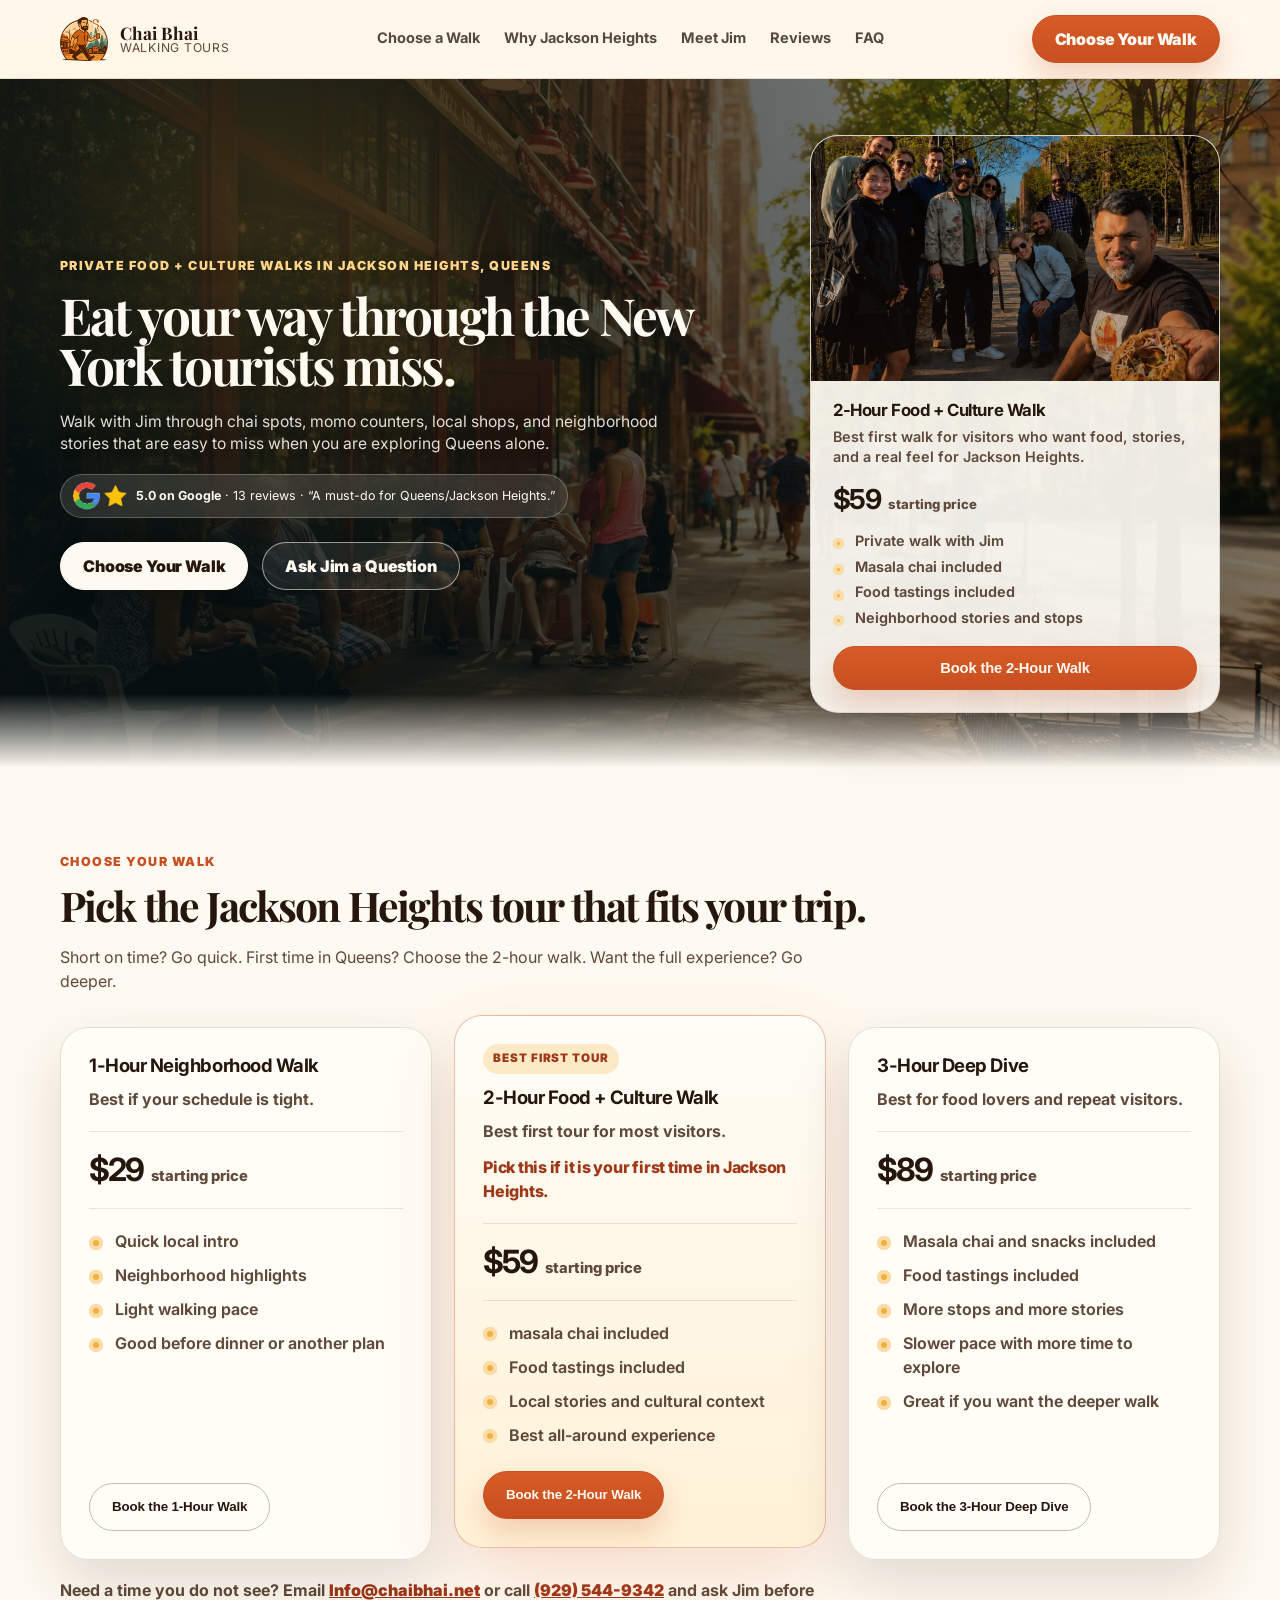
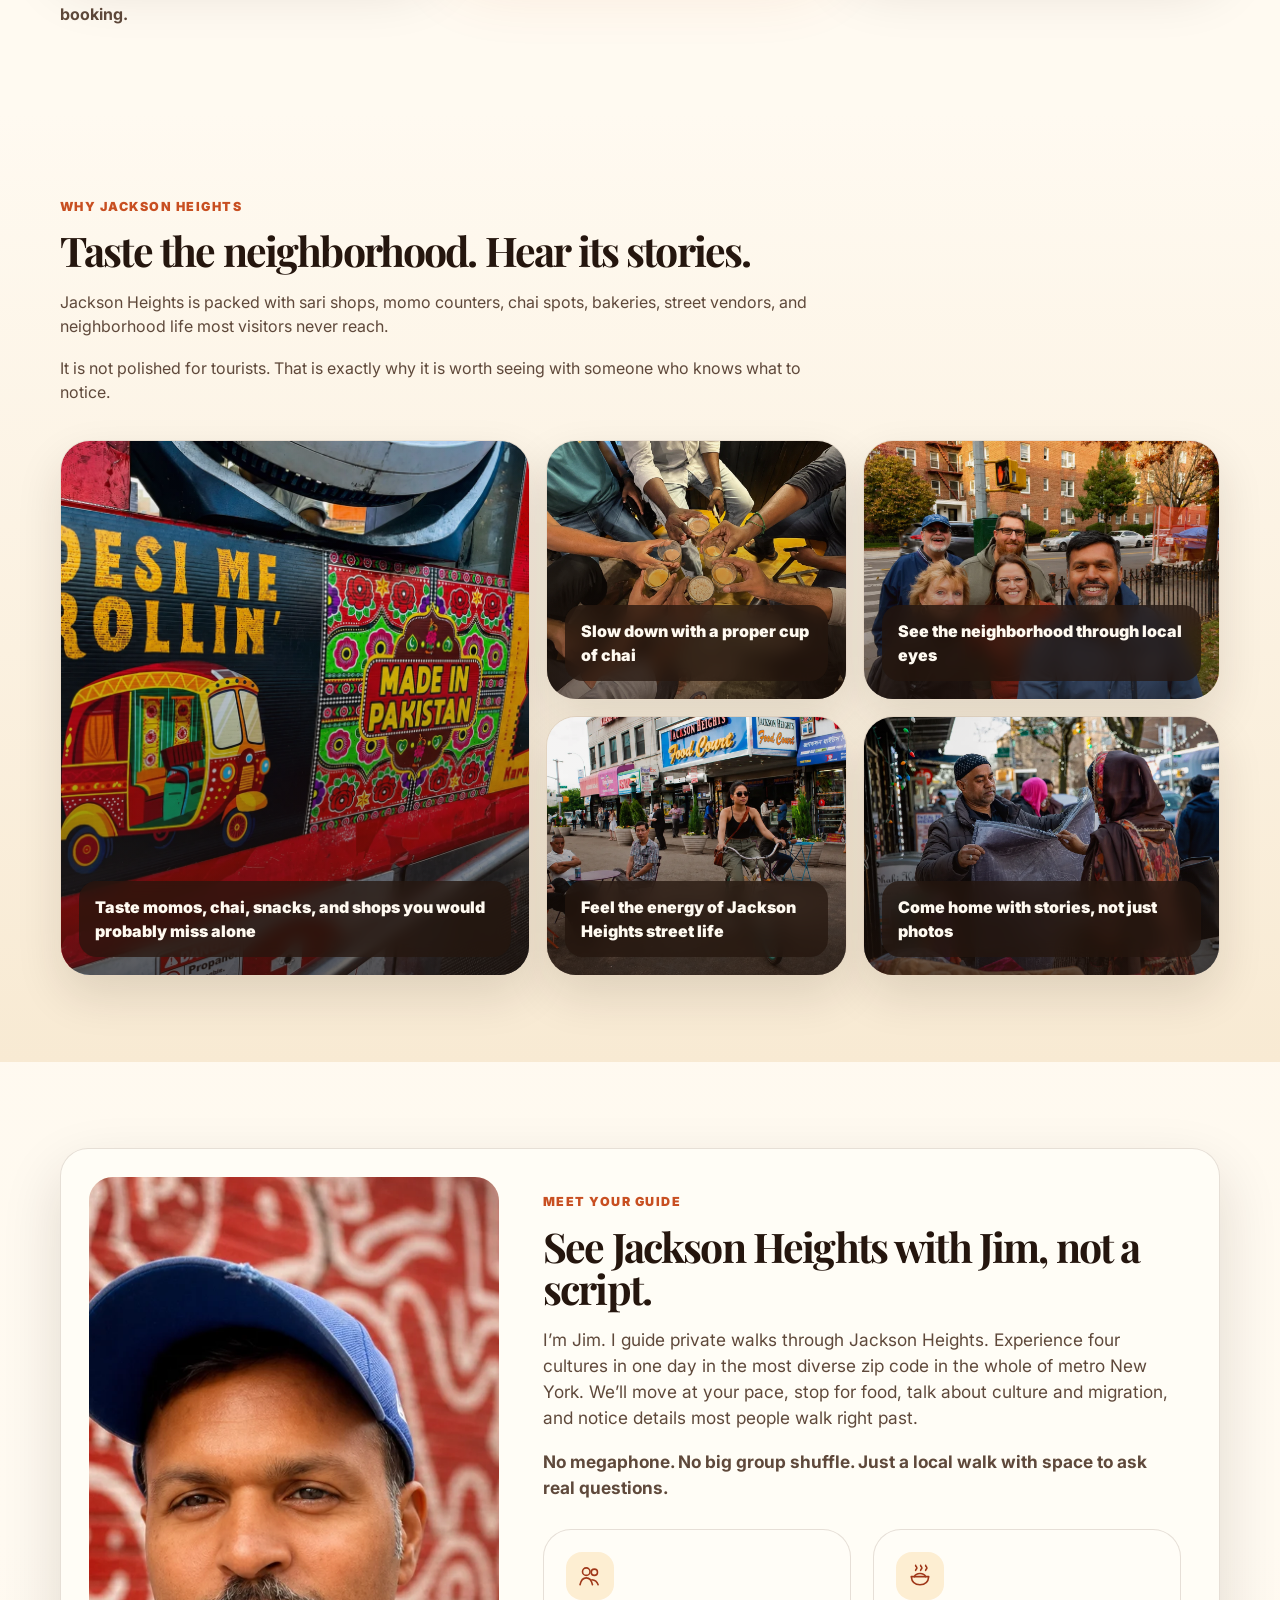
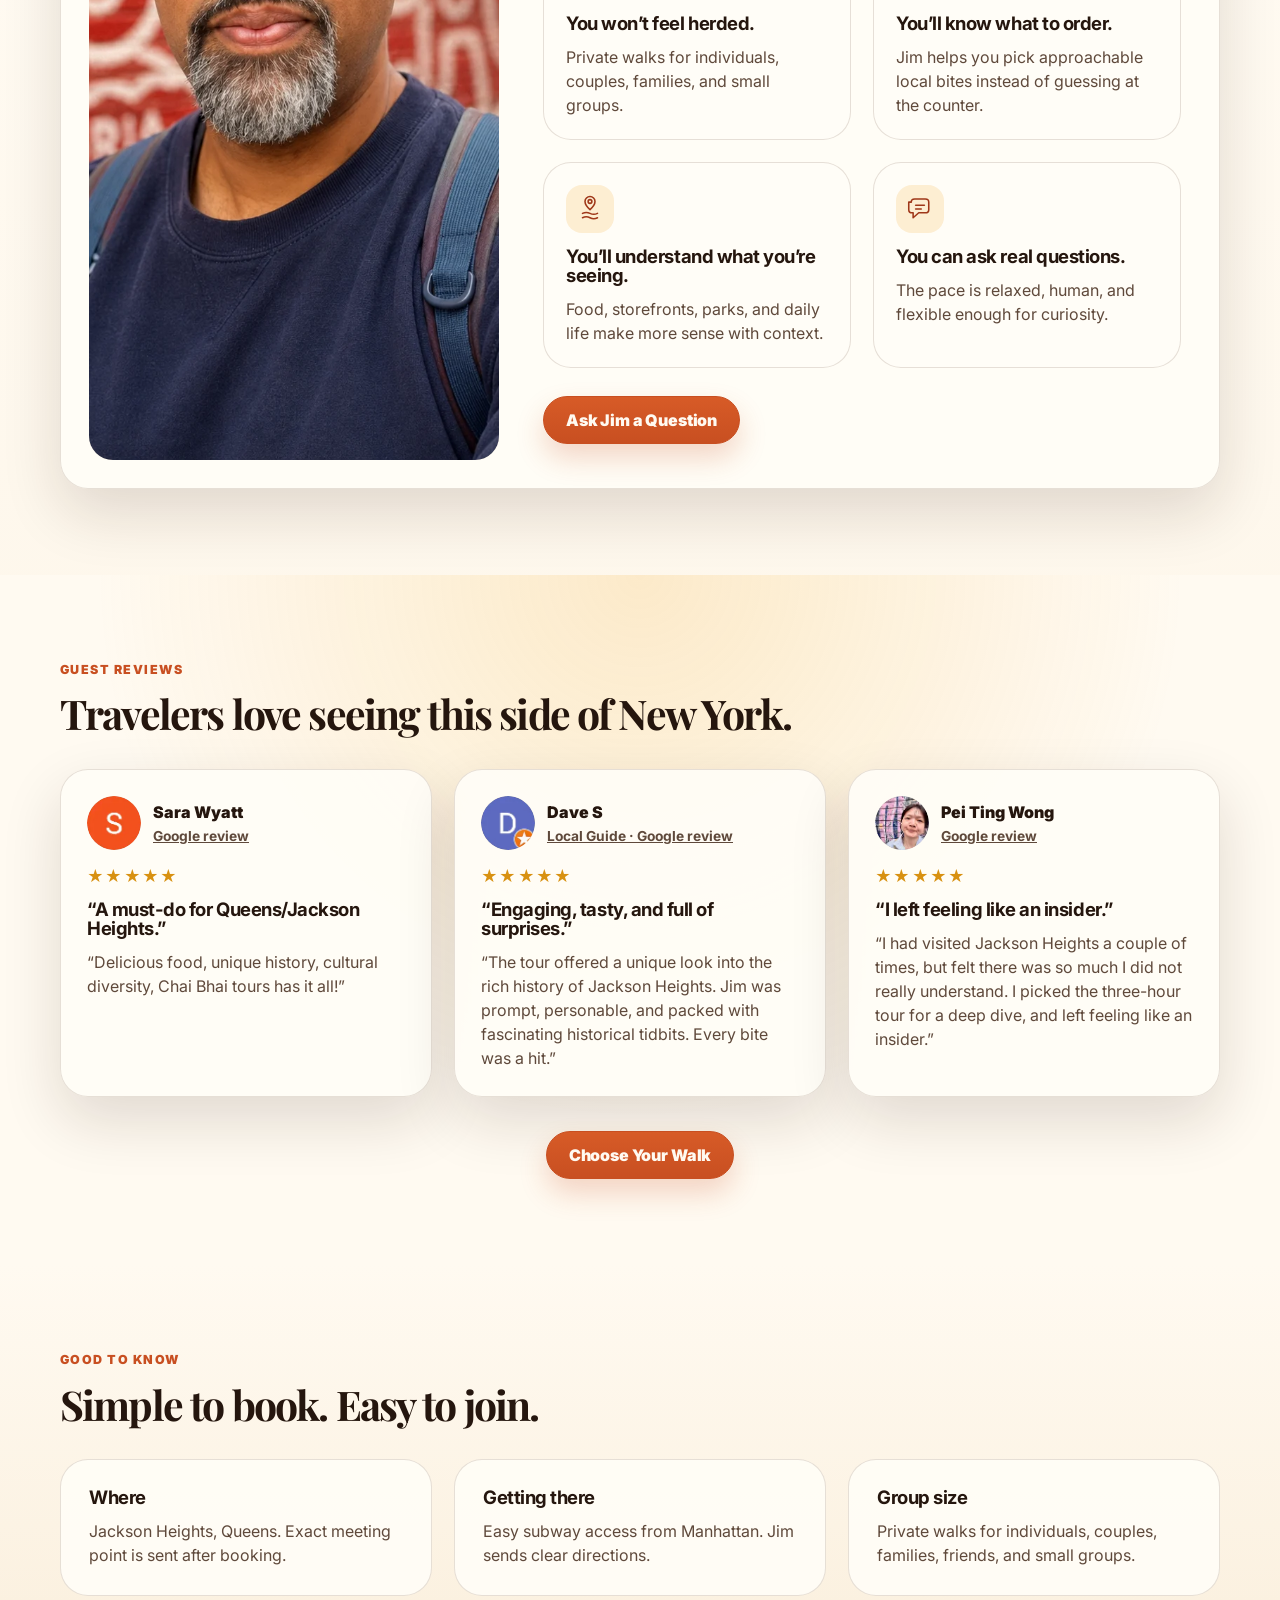
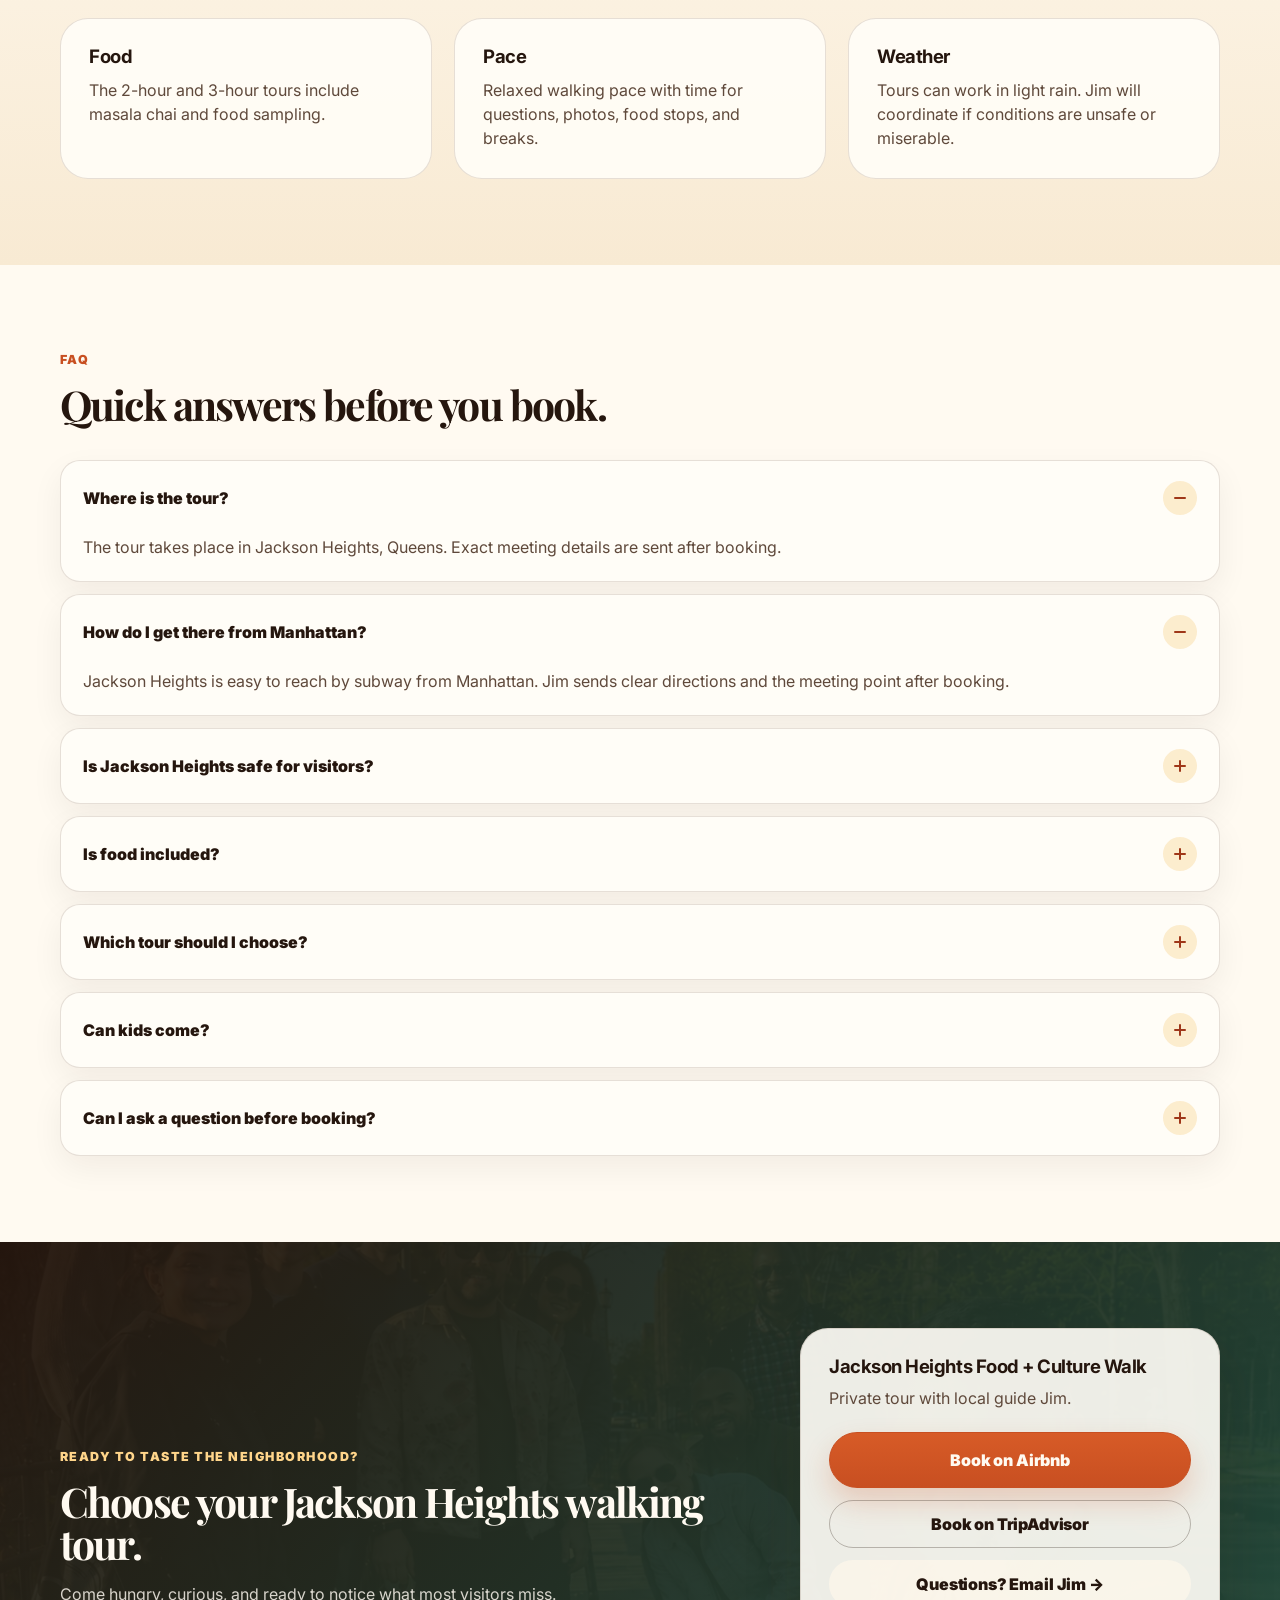
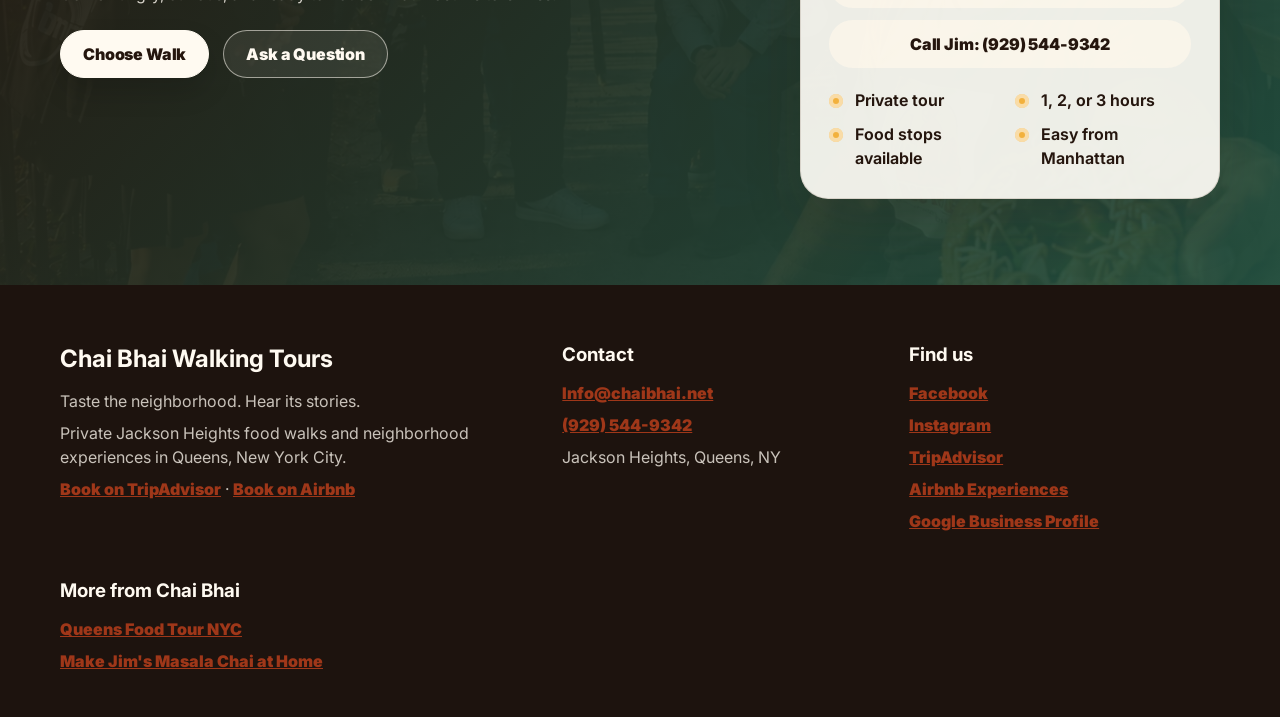
<file: index.html>
<!DOCTYPE html>
<html lang="en">
<head>
  <meta charset="UTF-8" />
  <meta name="viewport" content="width=device-width, initial-scale=1.0" />
  <link rel="icon" type="image/x-icon" href="/assets/images/favicon/favicon.ico">
  <link rel="icon" type="image/svg+xml" href="/assets/images/favicon/favicon.svg">
  <link rel="icon" type="image/png" sizes="96x96" href="/assets/images/favicon/favicon-96x96.png">
  <link rel="apple-touch-icon" href="/assets/images/favicon/apple-touch-icon.png">
  <link rel="manifest" href="/assets/images/favicon/site.webmanifest">

  <title>Private Jackson Heights Food & Culture Walking Tours in Queens NYC | Chai Bhai Walking Tours</title>
  <meta name="description" content="Book a private Jackson Heights food and culture walking tour in Queens, NYC with Jim. Taste chai, momos, fuchka, and local favorites while hearing the neighborhood stories most visitors miss." />

  <script async src="https://www.googletagmanager.com/gtag/js?id=G-D88138LXQQ"></script>
  <script>
    window.dataLayer = window.dataLayer || [];
    function gtag(){dataLayer.push(arguments);}
    gtag('js', new Date());
    gtag('config', 'G-D88138LXQQ');
  </script>

  <link rel="canonical" href="https://chaibhai.net/" />

  <meta property="og:title" content="Private Jackson Heights Food & Culture Walking Tours in Queens NYC" />
  <meta property="og:description" content="Taste the neighborhood. Hear its stories. Private Jackson Heights food and culture walks with Jim." />
  <meta property="og:type" content="website" />
  <meta property="og:url" content="https://chaibhai.net/" />
  <meta property="og:image" content="https://chaibhai.net/assets/images/jackson-heights-walking-tour-og.jpg" />

  <link rel="preconnect" href="https://fonts.googleapis.com">
  <link rel="preconnect" href="https://fonts.gstatic.com" crossorigin>
  <link href="https://fonts.googleapis.com/css2?family=Caveat:wght@500;600;700&family=Inter:wght@400;500;600;700;800;900&family=Playfair+Display:wght@600;700;800&display=swap" rel="stylesheet">

  <script type="application/ld+json">
  {
    "@context": "https://schema.org",
    "@graph": [
      {
        "@type": "TravelAgency",
        "@id": "https://chaibhai.net/#business",
        "name": "Chai Bhai Walking Tours",
        "url": "https://chaibhai.net/",
        "image": "https://chaibhai.net/assets/images/jackson-heights-walking-tour-og.jpg",
        "description": "Private Jackson Heights walking tours in Queens, NYC with food stops, chai, local stories, neighborhood history, parks, and cultural discovery.",
        "areaServed": ["Jackson Heights", "Queens", "New York City"],
        "address": {
          "@type": "PostalAddress",
          "addressLocality": "Jackson Heights",
          "addressRegion": "NY",
          "addressCountry": "US"
        },
        "email": "info@chaibhai.net",
        "telephone": "+1-929-544-9342",
        "contactPoint": {
          "@type": "ContactPoint",
          "telephone": "+1-929-544-9342",
          "email": "info@chaibhai.net",
          "contactType": "customer service"
        },
        "sameAs": [
          "https://www.facebook.com/profile.php?id=61579811997137",
          "https://www.instagram.com/chaibhaitours/",
          "https://www.tripadvisor.com/AttractionProductReview-g47960-d33965400-Jackson_Heights_Walking_Tour_Street_Eats_with_a_Queens_Local-Jackson_Heights_Queens.html",
          "https://www.airbnb.com/experiences/6739540",
          "https://share.google/KQzzjGNJZ3UmKCYJe"
        ],
        "aggregateRating": {
          "@type": "AggregateRating",
          "ratingValue": "5.0",
          "bestRating": "5",
          "worstRating": "1",
          "reviewCount": "13"
        },
        "review": [
          {
            "@type": "Review",
            "author": {
              "@type": "Person",
              "name": "Sara Wyatt",
              "image": "https://chaibhai.net/assets/images/sara-wyatt-profile-pic.webp"
            },
            "reviewRating": {
              "@type": "Rating",
              "ratingValue": "5",
              "bestRating": "5",
              "worstRating": "1"
            },
            "reviewBody": "This tour is a must-do for Queens/Jackson Heights! Delicious food, unique history, cultural diversity, Chai Bhai tours has it all!"
          },
          {
            "@type": "Review",
            "author": {
              "@type": "Person",
              "name": "Dave S",
              "image": "https://chaibhai.net/assets/images/dave-s-profile-pic.webp"
            },
            "reviewRating": {
              "@type": "Rating",
              "ratingValue": "5",
              "bestRating": "5",
              "worstRating": "1"
            },
            "reviewBody": "We had a fantastic experience with Chai Bhai Walking Tours. The tour offered a unique look into the rich history of Jackson Heights. Our guide Jim was prompt, personable, and packed with fascinating historical tidbits. Every bite was a hit."
          },
          {
            "@type": "Review",
            "author": {
              "@type": "Person",
              "name": "Pei Ting Wong",
              "image": "https://chaibhai.net/assets/images/Pei-Ting-Wong-profile-pic.webp"
            },
            "reviewRating": {
              "@type": "Rating",
              "ratingValue": "5",
              "bestRating": "5",
              "worstRating": "1"
            },
            "reviewBody": "I had visited Jackson Heights a couple of times, but felt there was so much I did not really understand. I picked the three-hour tour for a deep dive, and left feeling like an insider."
          }
        ]
      },
      {
        "@type": "Service",
        "@id": "https://chaibhai.net/#jackson-heights-walking-tours",
        "name": "Private Jackson Heights Food and Culture Walking Tours",
        "serviceType": "Private walking tour",
        "provider": {
          "@id": "https://chaibhai.net/#business"
        },
        "areaServed": ["Jackson Heights", "Queens", "New York City"],
        "description": "Choose from private 1-hour, 2-hour, or 3-hour Jackson Heights food and culture walking experiences with local guide Jim.",
        "offers": {
          "@type": "OfferCatalog",
          "name": "Jackson Heights Walking Tour Options",
          "itemListElement": [
            {
              "@type": "Offer",
              "name": "1-Hour Neighborhood Walk",
              "price": "29.00",
              "priceCurrency": "USD",
              "url": "https://www.tripadvisor.com/AttractionProductReview-g47960-d33965400-Jackson_Heights_Walking_Tour_Street_Eats_with_a_Queens_Local-Jackson_Heights_Queens.html",
              "description": "A quick, local intro to Jackson Heights for travelers short on time."
            },
            {
              "@type": "Offer",
              "name": "2-Hour Food and Culture Walk",
              "price": "59.00",
              "priceCurrency": "USD",
              "url": "https://www.tripadvisor.com/AttractionProductReview-g47960-d33965400-Jackson_Heights_Walking_Tour_Street_Eats_with_a_Queens_Local-Jackson_Heights_Queens.html",
              "description": "The strongest all-around experience with masala chai, food sampling, neighborhood stories, and culture."
            },
            {
              "@type": "Offer",
              "name": "3-Hour Deep Dive",
              "price": "89.00",
              "priceCurrency": "USD",
              "url": "https://www.airbnb.com/experiences/6739540",
              "description": "A deeper Jackson Heights experience with masala chai, food sampling, more stories, more time, and a better feel for the neighborhood."
            }
          ]
        }
      },
      {
        "@type": "FAQPage",
        "@id": "https://chaibhai.net/#faq-schema",
        "mainEntity": [
          {
            "@type": "Question",
            "name": "Where is the tour?",
            "acceptedAnswer": {
              "@type": "Answer",
              "text": "The tour takes place in Jackson Heights, Queens. Exact meeting details are sent after booking."
            }
          },
          {
            "@type": "Question",
            "name": "How do I get there from Manhattan?",
            "acceptedAnswer": {
              "@type": "Answer",
              "text": "Jackson Heights is easy to reach by subway from Manhattan. Jim sends clear meeting details after booking."
            }
          },
          {
            "@type": "Question",
            "name": "Is food included?",
            "acceptedAnswer": {
              "@type": "Answer",
              "text": "The 2-hour and 3-hour tours include complimentary masala chai and food sampling. Other food stops may vary by route and preference."
            }
          },
          {
            "@type": "Question",
            "name": "Which tour should I choose?",
            "acceptedAnswer": {
              "@type": "Answer",
              "text": "Choose 1 hour if you are short on time, 2 hours for the best all-around intro, and 3 hours if you want the deeper food and culture experience."
            }
          },
          {
            "@type": "Question",
            "name": "Can kids come?",
            "acceptedAnswer": {
              "@type": "Answer",
              "text": "Yes. Families are welcome, and the pace can be adjusted."
            }
          },
          {
            "@type": "Question",
            "name": "Can I ask a question before booking?",
            "acceptedAnswer": {
              "@type": "Answer",
              "text": "Yes. Email Jim at info@chaibhai.net."
            }
          }
        ]
      }
    ]
  }
  </script>

  <link rel="stylesheet" href="./styles.css?v=3" />

  <style>
    /* Mobile booking section fix: keep white-card text dark and restore CTA spacing */
    .chb-booking .chb-booking-card,
    .chb-booking .chb-booking-card .chb-h3,
    .chb-booking .chb-booking-card .chb-p,
    .chb-booking .chb-booking-card .chb-booking-muted,
    .chb-booking .chb-booking-card p,
    .chb-booking .chb-booking-card li {
      color: var(--chb-ink) !important;
    }

    .chb-booking .chb-booking-card .chb-booking-muted {
      color: var(--chb-ink-soft) !important;
    }

    @media (max-width: 760px) {
      .chb-booking .chb-hero-actions {
        margin-top: 28px !important;
      }
    }

    /* Group-size booking modal */
    .chb-modal-overlay {
      position: fixed;
      inset: 0;
      z-index: 9999;
      display: none;
      align-items: center;
      justify-content: center;
      padding: 20px;
      background: rgba(0, 9, 24, 0.72);
      backdrop-filter: blur(8px);
    }

    .chb-modal-overlay.is-open {
      display: flex;
    }

    .chb-booking-modal {
      width: min(100%, 560px);
      max-height: calc(100vh - 40px);
      overflow-y: auto;
      background: #fffaf2;
      border: 1px solid rgba(0, 9, 24, 0.14);
      border-radius: 28px;
      box-shadow: 0 30px 80px rgba(0, 9, 24, 0.28);
      color: var(--chb-ink);
    }

    .chb-modal-head {
      display: flex;
      gap: 18px;
      align-items: flex-start;
      justify-content: space-between;
      padding: 28px 28px 18px;
      border-bottom: 1px solid rgba(0, 9, 24, 0.1);
    }

    .chb-modal-kicker {
      display: block;
      margin-bottom: 8px;
      color: var(--chb-ink-soft);
      font-size: 0.78rem;
      font-weight: 800;
      letter-spacing: 0.12em;
      text-transform: uppercase;
    }

    .chb-booking-modal h2,
    .chb-booking-modal h3,
    .chb-booking-modal p {
      color: var(--chb-ink);
    }

    .chb-booking-modal h2 {
      margin: 0 0 8px;
      font-family: "Playfair Display", serif;
      font-size: clamp(1.7rem, 4vw, 2.25rem);
      line-height: 1.05;
    }

    .chb-modal-tour-name {
      margin: 0;
      color: var(--chb-ink-soft) !important;
      font-size: 0.98rem;
      line-height: 1.45;
    }

    .chb-modal-close {
      display: inline-flex;
      align-items: center;
      justify-content: center;
      width: 42px;
      height: 42px;
      flex: 0 0 auto;
      border: 1px solid rgba(0, 9, 24, 0.16);
      border-radius: 999px;
      background: #fff;
      color: var(--chb-ink);
      cursor: pointer;
      font-size: 1.6rem;
      line-height: 1;
    }

    .chb-modal-body {
      padding: 24px 28px 28px;
    }

    .chb-group-options {
      display: grid;
      grid-template-columns: repeat(2, minmax(0, 1fr));
      gap: 12px;
    }

    .chb-group-option {
      display: flex;
      min-height: 98px;
      flex-direction: column;
      align-items: flex-start;
      justify-content: center;
      gap: 8px;
      padding: 18px;
      border: 1px solid rgba(0, 9, 24, 0.14);
      border-radius: 18px;
      background: #fff;
      color: var(--chb-ink);
      cursor: pointer;
      text-align: left;
      transition: transform 160ms ease, border-color 160ms ease, box-shadow 160ms ease;
    }

    .chb-group-option:hover,
    .chb-group-option:focus-visible {
      transform: translateY(-2px);
      border-color: rgba(0, 9, 24, 0.32);
      box-shadow: 0 14px 30px rgba(0, 9, 24, 0.1);
      outline: none;
    }

    .chb-group-option strong {
      font-size: 1.05rem;
      font-weight: 900;
    }

    .chb-group-option span {
      color: var(--chb-ink-soft);
      font-size: 0.9rem;
      line-height: 1.35;
    }

    .chb-group-option--custom {
      grid-column: 1 / -1;
      min-height: 84px;
      background: rgba(0, 9, 24, 0.04);
    }

    .chb-custom-form-wrap {
      display: none;
    }

    .chb-custom-form-wrap.is-open {
      display: block;
    }

    .chb-custom-form-intro {
      margin: 0 0 18px;
      color: var(--chb-ink-soft) !important;
      line-height: 1.5;
    }

    .chb-custom-form {
      display: grid;
      gap: 14px;
    }

    .chb-form-row {
      display: grid;
      gap: 7px;
    }

    .chb-form-row label {
      color: var(--chb-ink);
      font-size: 0.88rem;
      font-weight: 800;
    }

    .chb-form-row input,
    .chb-form-row textarea {
      width: 100%;
      border: 1px solid rgba(0, 9, 24, 0.16);
      border-radius: 14px;
      background: #fff;
      color: var(--chb-ink);
      font: inherit;
      padding: 13px 14px;
    }

    .chb-form-row textarea {
      min-height: 96px;
      resize: vertical;
    }

    .chb-modal-actions {
      display: flex;
      flex-wrap: wrap;
      gap: 10px;
      margin-top: 6px;
    }

    .chb-modal-back {
      border: 0;
      background: transparent;
      color: var(--chb-ink-soft);
      cursor: pointer;
      font: inherit;
      font-weight: 800;
      padding: 0 6px;
    }

    @media (max-width: 560px) {
      .chb-modal-overlay {
        align-items: flex-end;
        padding: 12px;
      }

      .chb-booking-modal {
        width: 100%;
        border-radius: 24px;
      }

      .chb-modal-head,
      .chb-modal-body {
        padding-left: 20px;
        padding-right: 20px;
      }

      .chb-group-options {
        grid-template-columns: 1fr;
      }

      .chb-group-option {
        min-height: auto;
      }
    }

  </style>
</head>

<body>
  <div class="chb-page">
    <header class="chb-topbar">
      <div class="chb-wrap chb-nav">
        <a class="chb-logo" href="#top" aria-label="Chai Bhai Walking Tours home">
          <img class="chb-logo-img" src="assets/images/ChaiBhaiLogo.webp" alt="Chai Bhai Walking Tours logo">
          <span class="chb-logo-text"><strong>Chai Bhai</strong><em>Walking Tours</em></span>
        </a>

        <nav class="chb-nav-links" aria-label="Main navigation">
          <a href="#tours">Choose a Walk</a>
          <a href="#queens">Why Jackson Heights</a>
          <a href="#guide">Meet Jim</a>
          <a href="#reviews">Reviews</a>
          <a href="#faq">FAQ</a>
        </nav>

        <a class="chb-btn chb-nav-cta" href="#tours">Choose Your Walk</a>
      </div>
    </header>

    <main id="top">
      <section class="chb-hero">
        <div class="chb-wrap chb-hero-grid">
          <div class="chb-hero-copy">
            <p class="chb-eyebrow">
              <span class="chb-eyebrow-desktop">Private food + culture walks in Jackson Heights, Queens</span>
              <span class="chb-eyebrow-mobile">Private food + culture walks in Queens</span>
            </p>

            <h1 class="chb-h1">Eat your way through the New York tourists miss.</h1>

            <p class="chb-lead chb-lead-desktop">Walk with Jim through chai spots, momo counters, local shops, and neighborhood stories that are easy to miss when you are exploring Queens alone.</p>
            <p class="chb-lead chb-lead-mobile">Taste chai, momos, and local favorites. See Queens like a local.</p>

            <a class="chb-hero-proof" href="https://share.google/KQzzjGNJZ3UmKCYJe" target="_blank" rel="noopener noreferrer" aria-label="Read Chai Bhai Walking Tours Google reviews">
              <img class="chb-google-review-icon" src="assets/images/Google Review Mobile.webp" alt="Google reviews">
              <span class="chb-proof-copy">
                <span class="chb-proof-desktop"><strong>5.0 on Google</strong> · 13 reviews · “A must-do for Queens/Jackson Heights.”</span>
                <span class="chb-proof-mobile"><strong>5.0</strong> · 13 reviews · “A must-do.”</span>
              </span>
            </a>

            <div class="chb-hero-actions">
              <a class="chb-btn chb-btn-light" href="#tours">Choose Your Walk</a>
              <a class="chb-btn chb-btn-outline" href="mailto:info@chaibhai.net?subject=Question%20about%20a%20Jackson%20Heights%20walking%20tour">Ask Jim a Question</a>
            </div>

            <div class="chb-mobile-hero-photo">
              <img src="assets/images/chaibhaitour-mobile.webp" alt="Jackson Heights street scene in Queens">
            </div>
          </div>

          <aside class="chb-booking-mini" aria-label="Most popular tour summary">
            <div class="chb-mini-image" role="img" aria-label="Jim with guests on a Jackson Heights walking tour in Queens NYC"></div>

            <div class="chb-mini-body">
              <h2 class="chb-h3">2-Hour Food + Culture Walk</h2>
              <div class="chb-mini-meta">Best first walk for visitors who want food, stories, and a real feel for Jackson Heights.</div>

              <div class="chb-mini-price">
                <strong>$59</strong>
                <span>starting price</span>
              </div>

              <ul>
                <li>Private walk with Jim</li>
                <li>Masala chai included</li>
                <li>Food tastings included</li>
                <li>Neighborhood stories and stops</li>
              </ul>

              <button class="chb-btn chb-btn-full chb-open-booking-modal" type="button" data-tour-duration="2" data-tour-name="2-Hour Food + Culture Walk">Book the 2-Hour Walk</button>
            </div>
          </aside>
        </div>
      </section>

      <section class="chb-section chb-tour-section" id="tours">
        <div class="chb-wrap">
          <p class="chb-eyebrow">Choose your walk</p>
          <h2 class="chb-h2">Pick the Jackson Heights tour that fits your trip.</h2>
          <p class="chb-p">Short on time? Go quick. First time in Queens? Choose the 2-hour walk. Want the full experience? Go deeper.</p>


          <div class="chb-cards-grid chb-tour-grid">
            <article class="chb-info-card chb-tour-card chb-tour-card--quick">
              <h3 class="chb-h3">1-Hour Neighborhood Walk</h3>
              <p><strong>Best if your schedule is tight.</strong></p>

              <div class="chb-tour-price">
                <strong>$29</strong>
                <span>starting price</span>
              </div>

              <ul>
                <li>Quick local intro</li>
                <li>Neighborhood highlights</li>
                <li>Light walking pace</li>
                <li>Good before dinner or another plan</li>
              </ul>

              <div class="chb-card-action">
                <button class="chb-btn chb-btn-outline-ink chb-open-booking-modal" type="button" data-tour-duration="1" data-tour-name="1-Hour Neighborhood Walk">Book the 1-Hour Walk</button>
              </div>
            </article>

            <article class="chb-info-card chb-tour-card chb-tour-card--featured">
              <span class="chb-card-kicker">Best first tour</span>
              <h3 class="chb-h3">2-Hour Food + Culture Walk</h3>
              <p><strong>Best first tour for most visitors.</strong></p>
              <p class="chb-featured-tour-note">Pick this if it is your first time in Jackson Heights.</p>

              <div class="chb-tour-price">
                <strong>$59</strong>
                <span>starting price</span>
              </div>

              <ul>
                <li>masala chai included</li>
                <li>Food tastings included</li>
                <li>Local stories and cultural context</li>
                <li>Best all-around experience</li>
              </ul>

              <div class="chb-card-action">
                <button class="chb-btn chb-open-booking-modal" type="button" data-tour-duration="2" data-tour-name="2-Hour Food + Culture Walk">Book the 2-Hour Walk</button>
              </div>
            </article>

            <article class="chb-info-card chb-tour-card chb-tour-card--deep">
              <h3 class="chb-h3">3-Hour Deep Dive</h3>
              <p><strong>Best for food lovers and repeat visitors.</strong></p>

              <div class="chb-tour-price">
                <strong>$89</strong>
                <span>starting price</span>
              </div>

              <ul>
                <li>Masala chai and snacks included</li>
                <li>Food tastings included</li>
                <li>More stops and more stories</li>
                <li>Slower pace with more time to explore</li>
                <li>Great if you want the deeper walk</li>
              </ul>

              <div class="chb-card-action">
                <button class="chb-btn chb-btn-outline-ink chb-open-booking-modal" type="button" data-tour-duration="3" data-tour-name="3-Hour Deep Dive">Book the 3-Hour Deep Dive</button>
              </div>
            </article>
          </div>

          <div class="chb-choice-note">Need a time you do not see? Email <a href="mailto:info@chaibhai.net">Info@chaibhai.net</a> or call <a href="tel:+19295449342">(929) 544-9342</a> and ask Jim before booking.</div>
        </div>
      </section>

      <section class="chb-section chb-local-section" id="queens">
        <div class="chb-wrap">
          <div class="chb-section-intro">
            <p class="chb-eyebrow">Why Jackson Heights</p>
            <h2 class="chb-h2">Taste the neighborhood. Hear its stories.</h2>
            <p class="chb-p">Jackson Heights is packed with sari shops, momo counters, chai spots, bakeries, street vendors, and neighborhood life most visitors never reach.</p>
            <p class="chb-p">It is not polished for tourists. That is exactly why it is worth seeing with someone who knows what to notice.</p>
          </div>

          <div class="chb-mosaic chb-mosaic-inside-section" aria-label="Jackson Heights walking tour photos">
            <div class="chb-mosaic-grid" id="chbMosaicSlider">
              <figure class="chb-mosaic-item chb-mosaic-item--taste">
                <img src="assets/images/taste-spots-you-would-never-find-alone.webp" alt="Jackson Heights food tour stops — momos, chai, and street snacks in Queens" loading="lazy">
                <figcaption class="chb-mosaic-caption">Taste momos, chai, snacks, and shops you would probably miss alone</figcaption>
              </figure>

              <figure class="chb-mosaic-item chb-mosaic-item--chai">
                <img src="assets/images/slow-down-with-a-proper-cup-of-chai.webp" alt="Masala chai stop on a Jackson Heights walking tour in Queens NYC" loading="lazy">
                <figcaption class="chb-mosaic-caption">Slow down with a proper cup of chai</figcaption>
              </figure>

              <figure class="chb-mosaic-item chb-mosaic-item--local-eyes">
                <img src="assets/images/see-the-neighborhood-through-local-eyes.webp" alt="Exploring Jackson Heights neighborhood streets with a local guide in Queens" loading="lazy">
                <figcaption class="chb-mosaic-caption">See the neighborhood through local eyes</figcaption>
              </figure>

              <figure class="chb-mosaic-item chb-mosaic-item--energy">
                <img src="assets/images/feel-the-energy-of-jackson-heights.webp" alt="Street life and energy of Jackson Heights, Queens — the most diverse neighborhood in NYC" loading="lazy">
                <figcaption class="chb-mosaic-caption">Feel the energy of Jackson Heights street life</figcaption>
              </figure>

              <figure class="chb-mosaic-item chb-mosaic-item--stories">
                <img src="assets/images/come-home-with-stories-not-just-photos.webp" alt="Jackson Heights walking tour with Jim — neighborhood stories and cultural discovery in Queens" loading="lazy">
                <figcaption class="chb-mosaic-caption">Come home with stories, not just photos</figcaption>
              </figure>
            </div>

            <div class="chb-mosaic-dots" aria-label="Gallery controls">
              <button class="is-active" type="button" aria-label="Show gallery image 1" data-slide="0"></button>
              <button type="button" aria-label="Show gallery image 2" data-slide="1"></button>
              <button type="button" aria-label="Show gallery image 3" data-slide="2"></button>
              <button type="button" aria-label="Show gallery image 4" data-slide="3"></button>
              <button type="button" aria-label="Show gallery image 5" data-slide="4"></button>
            </div>
          </div>
        </div>
      </section>

      <section class="chb-section" id="guide">
        <div class="chb-wrap">
          <div class="chb-guide-card">
            <div class="chb-guide-photo chb-guide-photo--jim">
              <picture>
                <source media="(max-width: 760px)" srcset="assets/images/JimS-TourGuidePic.webp">
                <img src="assets/images/JimS-TourGuidePic-Desktop.webp" alt="Jim, your Jackson Heights walking tour guide">
              </picture>
            </div>

            <div class="chb-guide-copy">
              <p class="chb-eyebrow">Meet your guide</p>
              <h2 class="chb-h2">See Jackson Heights with Jim, not a script.</h2>

              <p class="chb-guide-intro">I’m Jim. I guide private walks through Jackson Heights. Experience four cultures in one day in the most diverse zip code in the whole of metro New York. We’ll move at your pace, stop for food, talk about culture and migration, and notice details most people walk right past.</p>
              <p class="chb-guide-intro"><strong>No megaphone. No big group shuffle. Just a local walk with space to ask real questions.</strong></p>

              <div class="chb-cards-grid chb-guide-benefit-grid">
                <article class="chb-info-card chb-benefit-card">
                  <span class="chb-feature-icon" aria-hidden="true">
                    <svg viewBox="0 0 48 48" fill="none"><circle cx="18" cy="17" r="6" /><circle cx="31" cy="18" r="5" /><path d="M8 38c1.6-7 5.5-11 10-11s8.4 4 10 11" /><path d="M27 30c4.8.4 8.5 3.5 10 8" /></svg>
                  </span>
                  <h3 class="chb-h3">You won’t feel herded.</h3>
                  <p>Private walks for individuals, couples, families, and small groups.</p>
                </article>

                <article class="chb-info-card chb-benefit-card">
                  <span class="chb-feature-icon" aria-hidden="true">
                    <svg viewBox="0 0 48 48" fill="none"><path d="M10 25h28c-.8 8-6.2 13-14 13s-13.2-5-14-13Z" /><path d="M15 25c1.2-3 4.2-5 9-5s7.8 2 9 5" /><path d="M17 15c0-2 2-2 2-4s-2-2-2-4" /><path d="M25 15c0-2 2-2 2-4s-2-2-2-4" /><path d="M33 15c0-2 2-2 2-4s-2-2-2-4" /></svg>
                  </span>
                  <h3 class="chb-h3">You’ll know what to order.</h3>
                  <p>Jim helps you pick approachable local bites instead of guessing at the counter.</p>
                </article>

                <article class="chb-info-card chb-benefit-card">
                  <span class="chb-feature-icon" aria-hidden="true">
                    <svg viewBox="0 0 48 48" fill="none"><path d="M24 25s8-7.2 8-13a8 8 0 1 0-16 0c0 5.8 8 13 8 13Z" /><circle cx="24" cy="12" r="3" /><path d="M12 31c4-2 8-2 12 0s8 2 12 0" /><path d="M12 38c4-2 8-2 12 0s8 2 12 0" /></svg>
                  </span>
                  <h3 class="chb-h3">You’ll understand what you’re seeing.</h3>
                  <p>Food, storefronts, parks, and daily life make more sense with context.</p>
                </article>

                <article class="chb-info-card chb-benefit-card">
                  <span class="chb-feature-icon" aria-hidden="true">
                    <svg viewBox="0 0 48 48" fill="none"><path d="M10 13c0-3 2.4-5 5.5-5h17c3.1 0 5.5 2 5.5 5v12c0 3-2.4 5-5.5 5H22l-9 8v-8h-1.5C8.4 30 6 28 6 25V13Z" /><path d="M17 18h14" /><path d="M17 24h9" /></svg>
                  </span>
                  <h3 class="chb-h3">You can ask real questions.</h3>
                  <p>The pace is relaxed, human, and flexible enough for curiosity.</p>
                </article>
              </div>

              <div class="chb-section-action">
                <a class="chb-btn" href="mailto:info@chaibhai.net?subject=Question%20about%20a%20Jackson%20Heights%20walking%20tour">Ask Jim a Question</a>
              </div>
            </div>
          </div>
        </div>
      </section>

      <section class="chb-section chb-proof-band" id="reviews">
        <div class="chb-wrap">
          <p class="chb-eyebrow">Guest reviews</p>
          <h2 class="chb-h2">Travelers love seeing this side of New York.</h2>

          <div class="chb-proof-row">
            <article class="chb-proof-card">
              <div class="chb-review-head">
                <img class="chb-review-avatar" src="assets/images/sara-wyatt-profile-pic.webp" alt="Sara Wyatt Google review profile photo">
                <div class="chb-review-meta">
                  <span class="chb-review-name">Sara Wyatt</span>
                  <a class="chb-review-source" href="https://share.google/KQzzjGNJZ3UmKCYJe" target="_blank" rel="noopener noreferrer">Google review</a>
                </div>
              </div>
              <div class="chb-stars" aria-label="5 out of 5 stars">★★★★★</div>
              <h3 class="chb-h3">“A must-do for Queens/Jackson Heights.”</h3>
              <p>“Delicious food, unique history, cultural diversity, Chai Bhai tours has it all!”</p>
            </article>

            <article class="chb-proof-card">
              <div class="chb-review-head">
                <img class="chb-review-avatar" src="assets/images/dave-s-profile-pic.webp" alt="Dave S Google review profile photo">
                <div class="chb-review-meta">
                  <span class="chb-review-name">Dave S</span>
                  <a class="chb-review-source" href="https://share.google/KQzzjGNJZ3UmKCYJe" target="_blank" rel="noopener noreferrer">Local Guide · Google review</a>
                </div>
              </div>
              <div class="chb-stars" aria-label="5 out of 5 stars">★★★★★</div>
              <h3 class="chb-h3">“Engaging, tasty, and full of surprises.”</h3>
              <p>“The tour offered a unique look into the rich history of Jackson Heights. Jim was prompt, personable, and packed with fascinating historical tidbits. Every bite was a hit.”</p>
            </article>

            <article class="chb-proof-card">
              <div class="chb-review-head">
                <img class="chb-review-avatar" src="assets/images/Pei-Ting-Wong-profile-pic.webp" alt="Pei Ting Wong Google review profile photo">
                <div class="chb-review-meta">
                  <span class="chb-review-name">Pei Ting Wong</span>
                  <a class="chb-review-source" href="https://share.google/KQzzjGNJZ3UmKCYJe" target="_blank" rel="noopener noreferrer">Google review</a>
                </div>
              </div>
              <div class="chb-stars" aria-label="5 out of 5 stars">★★★★★</div>
              <h3 class="chb-h3">“I left feeling like an insider.”</h3>
              <p>“I had visited Jackson Heights a couple of times, but felt there was so much I did not really understand. I picked the three-hour tour for a deep dive, and left feeling like an insider.”</p>
            </article>
          </div>

          <div class="chb-section-action chb-section-action--large">
            <a class="chb-btn" href="#tours">Choose Your Walk</a>
          </div>
        </div>
      </section>

      <section class="chb-section chb-local-section" id="details">
        <div class="chb-wrap">
          <p class="chb-eyebrow">Good to know</p>
          <h2 class="chb-h2">Simple to book. Easy to join.</h2>

          <div class="chb-cards-grid chb-details-grid">
            <article class="chb-info-card chb-detail-card"><h3 class="chb-h3">Where</h3><p>Jackson Heights, Queens. Exact meeting point is sent after booking.</p></article>
            <article class="chb-info-card chb-detail-card"><h3 class="chb-h3">Getting there</h3><p>Easy subway access from Manhattan. Jim sends clear directions.</p></article>
            <article class="chb-info-card chb-detail-card"><h3 class="chb-h3">Group size</h3><p>Private walks for individuals, couples, families, friends, and small groups.</p></article>
            <article class="chb-info-card chb-detail-card"><h3 class="chb-h3">Food</h3><p>The 2-hour and 3-hour tours include masala chai and food sampling.</p></article>
            <article class="chb-info-card chb-detail-card"><h3 class="chb-h3">Pace</h3><p>Relaxed walking pace with time for questions, photos, food stops, and breaks.</p></article>
            <article class="chb-info-card chb-detail-card"><h3 class="chb-h3">Weather</h3><p>Tours can work in light rain. Jim will coordinate if conditions are unsafe or miserable.</p></article>
          </div>
        </div>
      </section>

      <section class="chb-section chb-faq" id="faq">
        <div class="chb-wrap">
          <p class="chb-eyebrow">FAQ</p>
          <h2 class="chb-h2">Quick answers before you book.</h2>

          <div class="chb-faq-list">
            <details class="chb-faq-item" open>
              <summary><span>Where is the tour?</span><span class="chb-faq-toggle" aria-hidden="true"><svg viewBox="0 0 24 24" fill="none"><path class="chb-faq-line-h" d="M6 12h12" /><path class="chb-faq-line-v" d="M12 6v12" /></svg></span></summary>
              <p>The tour takes place in Jackson Heights, Queens. Exact meeting details are sent after booking.</p>
            </details>

            <details class="chb-faq-item" open>
              <summary><span>How do I get there from Manhattan?</span><span class="chb-faq-toggle" aria-hidden="true"><svg viewBox="0 0 24 24" fill="none"><path class="chb-faq-line-h" d="M6 12h12" /><path class="chb-faq-line-v" d="M12 6v12" /></svg></span></summary>
              <p>Jackson Heights is easy to reach by subway from Manhattan. Jim sends clear directions and the meeting point after booking.</p>
            </details>

            <details class="chb-faq-item">
              <summary><span>Is Jackson Heights safe for visitors?</span><span class="chb-faq-toggle" aria-hidden="true"><svg viewBox="0 0 24 24" fill="none"><path class="chb-faq-line-h" d="M6 12h12" /><path class="chb-faq-line-v" d="M12 6v12" /></svg></span></summary>
              <p>Yes. Jackson Heights is a busy, lived-in Queens neighborhood. The walk stays on public streets, food corridors, shops, parks, and neighborhood areas Jim knows well.</p>
            </details>

            <details class="chb-faq-item">
              <summary><span>Is food included?</span><span class="chb-faq-toggle" aria-hidden="true"><svg viewBox="0 0 24 24" fill="none"><path class="chb-faq-line-h" d="M6 12h12" /><path class="chb-faq-line-v" d="M12 6v12" /></svg></span></summary>
              <p>The 2-hour and 3-hour tours include masala chai and food sampling. Other food stops may vary by route, timing, and preference.</p>
            </details>

            <details class="chb-faq-item">
              <summary><span>Which tour should I choose?</span><span class="chb-faq-toggle" aria-hidden="true"><svg viewBox="0 0 24 24" fill="none"><path class="chb-faq-line-h" d="M6 12h12" /><path class="chb-faq-line-v" d="M12 6v12" /></svg></span></summary>
              <p>Choose 1 hour if you are short on time. Choose 2 hours if this is your first Jackson Heights visit. Choose 3 hours if you want the deeper food and culture experience.</p>
            </details>

            <details class="chb-faq-item">
              <summary><span>Can kids come?</span><span class="chb-faq-toggle" aria-hidden="true"><svg viewBox="0 0 24 24" fill="none"><path class="chb-faq-line-h" d="M6 12h12" /><path class="chb-faq-line-v" d="M12 6v12" /></svg></span></summary>
              <p>Yes. Families are welcome, and the pace can be adjusted.</p>
            </details>

            <details class="chb-faq-item">
              <summary><span>Can I ask a question before booking?</span><span class="chb-faq-toggle" aria-hidden="true"><svg viewBox="0 0 24 24" fill="none"><path class="chb-faq-line-h" d="M6 12h12" /><path class="chb-faq-line-v" d="M12 6v12" /></svg></span></summary>
              <p>Yes. Email Jim at <a href="mailto:info@chaibhai.net">Info@chaibhai.net</a>.</p>
            </details>
          </div>
        </div>
      </section>

      <section class="chb-section chb-booking" id="book">
        <div class="chb-wrap chb-booking-grid">
          <div>
            <p class="chb-eyebrow">Ready to taste the neighborhood?</p>
            <h2 class="chb-h2">Choose your Jackson Heights walking tour.</h2>
            <p class="chb-p">Come hungry, curious, and ready to notice what most visitors miss.</p>

            <div class="chb-hero-actions">
              <a class="chb-btn chb-btn-light" href="#tours">Choose Walk</a>
              <a class="chb-btn chb-btn-outline" href="mailto:info@chaibhai.net?subject=Question%20about%20a%20Jackson%20Heights%20walking%20tour">Ask a Question</a>
            </div>
          </div>

          <aside class="chb-booking-card" aria-label="Final booking summary">
            <h3 class="chb-h3">Jackson Heights Food + Culture Walk</h3>
            <p class="chb-p chb-booking-muted">Private tour with local guide Jim.</p>

            <div class="chb-book-options">
              <a class="chb-btn chb-btn-full chb-book-option-featured" href="https://www.airbnb.com/experiences/6739540" target="_blank" rel="noopener noreferrer">Book on Airbnb</a>
              <a class="chb-btn chb-btn-outline-ink chb-btn-full" href="https://www.tripadvisor.com/AttractionProductReview-g47960-d33965400-Jackson_Heights_Walking_Tour_Street_Eats_with_a_Queens_Local-Jackson_Heights_Queens.html" target="_blank" rel="noopener noreferrer">Book on TripAdvisor</a>
              <a class="chb-btn chb-btn-ghost chb-btn-full" href="mailto:info@chaibhai.net?subject=Jackson%20Heights%20Tour%20Question">Questions? Email Jim →</a>
              <a class="chb-btn chb-btn-ghost chb-btn-full" href="tel:+19295449342">Call Jim: (929) 544-9342</a>
            </div>

            <ul class="chb-booking-bullets">
              <li>Private tour</li>
              <li>1, 2, or 3 hours</li>
              <li>Food stops available</li>
              <li>Easy from Manhattan</li>
            </ul>
          </aside>
        </div>
      </section>
    </main>

    <footer class="chb-footer">
      <div class="chb-wrap chb-footer-grid">
        <div>
          <h2>Chai Bhai Walking Tours</h2>
          <p>Taste the neighborhood. Hear its stories.</p>
          <p>Private Jackson Heights food walks and neighborhood experiences in Queens, New York City.</p>
          <p><a href="https://www.tripadvisor.com/AttractionProductReview-g47960-d33965400-Jackson_Heights_Walking_Tour_Street_Eats_with_a_Queens_Local-Jackson_Heights_Queens.html" target="_blank" rel="noopener noreferrer">Book on TripAdvisor</a> · <a href="https://www.airbnb.com/experiences/6739540" target="_blank" rel="noopener noreferrer">Book on Airbnb</a></p>
        </div>

        <div>
          <h3>Contact</h3>
<p><a href="mailto:info@chaibhai.net">Info@chaibhai.net</a></p>
<p><a href="tel:+19295449342">(929) 544-9342</a></p>
<p>Jackson Heights, Queens, NY</p>
        </div>

        <div>
          <h3>Find us</h3>
          <p><a href="https://www.facebook.com/profile.php?id=61579811997137" target="_blank" rel="noopener noreferrer">Facebook</a></p>
          <p><a href="https://www.instagram.com/chaibhaitours/" target="_blank" rel="noopener noreferrer">Instagram</a></p>
          <p><a href="https://www.tripadvisor.com/AttractionProductReview-g47960-d33965400-Jackson_Heights_Walking_Tour_Street_Eats_with_a_Queens_Local-Jackson_Heights_Queens.html" target="_blank" rel="noopener noreferrer">TripAdvisor</a></p>
          <p><a href="https://www.airbnb.com/experiences/6739540" target="_blank" rel="noopener noreferrer">Airbnb Experiences</a></p>
          <p><a href="https://share.google/KQzzjGNJZ3UmKCYJe" target="_blank" rel="noopener noreferrer">Google Business Profile</a></p>
        </div>

        <div>
          <h3>More from Chai Bhai</h3>
          <p><a href="queens-food-tour.html">Queens Food Tour NYC</a></p>
          <p><a href="chai.html">Make Jim's Masala Chai at Home</a></p>
        </div>
      </div>
    </footer>

    <div class="chb-mobile-booking-bar" aria-label="Mobile booking bar" data-show-after="queens">
      <div>
        <strong>2-hour Food + Culture Walk</strong>
        <span>$59 · private tour with Jim</span>
      </div>
      <button class="chb-btn chb-open-booking-modal" type="button" data-tour-duration="2" data-tour-name="2-Hour Food + Culture Walk">Book Now</button>
    </div>

    <div class="chb-modal-overlay" id="chbBookingModal" aria-hidden="true">
      <div class="chb-booking-modal" role="dialog" aria-modal="true" aria-labelledby="chbBookingModalTitle">
        <div class="chb-modal-head">
          <div>
            <span class="chb-modal-kicker">Private booking</span>
            <h2 id="chbBookingModalTitle">Choose group size</h2>
            <p class="chb-modal-tour-name" id="chbBookingModalTour">2-Hour Food + Culture Walk</p>
          </div>
          <button class="chb-modal-close" type="button" aria-label="Close booking options">×</button>
        </div>

        <div class="chb-modal-body">
          <div class="chb-group-step" id="chbGroupStep">
            <div class="chb-group-options" aria-label="Choose group size">
              <button class="chb-group-option" type="button" data-people="1">
                <strong>1 person</strong>
                <span>Open booking calendar</span>
              </button>
              <button class="chb-group-option" type="button" data-people="2">
                <strong>2 people</strong>
                <span>Open booking calendar</span>
              </button>
              <button class="chb-group-option" type="button" data-people="3">
                <strong>3 people</strong>
                <span>Open booking calendar</span>
              </button>
              <button class="chb-group-option" type="button" data-people="4">
                <strong>4 people</strong>
                <span>Open booking calendar</span>
              </button>
              <button class="chb-group-option chb-group-option--custom" type="button" id="chbCustomBookingOpen">
                <strong>5+ people / custom group</strong>
                <span>Send Jim a quick request</span>
              </button>
            </div>
          </div>

          <div class="chb-custom-form-wrap" id="chbCustomFormWrap">
            <p class="chb-custom-form-intro">Tell Jim the basics and your email app will open with everything filled in.</p>

            <form class="chb-custom-form" id="chbCustomBookingForm">
              <div class="chb-form-row">
                <label for="chbCustomName">Name</label>
                <input id="chbCustomName" name="name" autocomplete="name" required>
              </div>

              <div class="chb-form-row">
                <label for="chbCustomEmail">Email</label>
                <input id="chbCustomEmail" name="email" type="email" autocomplete="email" required>
              </div>

              <div class="chb-form-row">
                <label for="chbCustomPhone">Phone</label>
                <input id="chbCustomPhone" name="phone" type="tel" autocomplete="tel">
              </div>

              <div class="chb-form-row">
                <label for="chbCustomGroupSize">How many people?</label>
                <input id="chbCustomGroupSize" name="groupSize" inputmode="numeric" placeholder="Example: 6 adults, 2 kids" required>
              </div>

              <div class="chb-form-row">
                <label for="chbCustomDate">Preferred date or date range</label>
                <input id="chbCustomDate" name="date" placeholder="Example: June 14 or any Saturday morning" required>
              </div>

              <div class="chb-form-row">
                <label for="chbCustomNotes">Anything Jim should know?</label>
                <textarea id="chbCustomNotes" name="notes" placeholder="Food preferences, mobility notes, special occasion, timing needs, etc."></textarea>
              </div>

              <div class="chb-modal-actions">
                <button class="chb-btn" type="submit">Email Jim</button>
                <button class="chb-modal-back" type="button" id="chbCustomBookingBack">Back to group size</button>
              </div>
            </form>
          </div>
        </div>
      </div>
    </div>


  </div>

  <script src="./script.js"></script>

  <script type="text/javascript">
    (function (C, A, L) {
      let p = function (a, ar) { a.q.push(ar); };
      let d = C.document;
      C.Cal = C.Cal || function () {
        let cal = C.Cal;
        let ar = arguments;

        if (!cal.loaded) {
          cal.ns = {};
          cal.q = cal.q || [];
          d.head.appendChild(d.createElement("script")).src = A;
          cal.loaded = true;
        }

        if (ar[0] === L) {
          const api = function () { p(api, arguments); };
          const namespace = ar[1];
          api.q = api.q || [];

          if (typeof namespace === "string") {
            cal.ns[namespace] = cal.ns[namespace] || api;
            p(cal.ns[namespace], ar);
            p(cal, ["initNamespace", namespace]);
          } else {
            p(cal, ar);
          }

          return;
        }

        p(cal, ar);
      };
    })(window, "https://app.cal.com/embed/embed.js", "init");

    const chbCalEventLinks = [
      "chaibhaitours/1-hour-tour-1-person",
      "chaibhaitours/1-hour-tour-2-people",
      "chaibhaitours/1-hour-tour-3-people",
      "chaibhaitours/1-hour-tour-4-people",
      "chaibhaitours/2-hour-tour-1-person",
      "chaibhaitours/2-hour-tour-2-people",
      "chaibhaitours/2-hour-tour-3-people",
      "chaibhaitours/2-hour-tour-4-people",
      "chaibhaitours/3-hour-tour-1-person",
      "chaibhaitours/3-hour-tour-2-people",
      "chaibhaitours/3-hour-tour-3-people",
      "chaibhaitours/3-hour-tour-4-people"
    ];

    chbCalEventLinks.forEach((calLink) => {
      const namespace = calLink.split("/")[1];
      Cal("init", namespace, { origin: "https://app.cal.com" });
      Cal.ns[namespace]("ui", { hideEventTypeDetails: false, layout: "month_view" });
    });
  </script>

  <script>
    const chbMosaicSlider = document.querySelector("#chbMosaicSlider");
    const chbMosaicDots = document.querySelectorAll(".chb-mosaic-dots button");

    if (chbMosaicSlider && chbMosaicDots.length) {
      chbMosaicDots.forEach((dot) => {
        dot.addEventListener("click", () => {
          const slideIndex = Number(dot.dataset.slide);
          const slideWidth = chbMosaicSlider.clientWidth;

          chbMosaicSlider.scrollTo({
            left: slideIndex * slideWidth,
            behavior: "smooth"
          });
        });
      });

      chbMosaicSlider.addEventListener("scroll", () => {
        const slideWidth = chbMosaicSlider.clientWidth;
        const activeIndex = Math.round(chbMosaicSlider.scrollLeft / slideWidth);

        chbMosaicDots.forEach((dot, index) => {
          dot.classList.toggle("is-active", index === activeIndex);
        });
      });
    }

    const chbMobileBookingBar = document.querySelector(".chb-mobile-booking-bar");
    const chbMobileBookingTrigger = document.querySelector("#queens");

    function updateChbMobileBookingBar() {
      if (!chbMobileBookingBar || !chbMobileBookingTrigger) return;

      const isMobile = window.matchMedia("(max-width: 640px)").matches;
      const triggerTop = chbMobileBookingTrigger.getBoundingClientRect().top;
      const shouldShow = isMobile && triggerTop <= 24;

      chbMobileBookingBar.classList.toggle("is-visible", shouldShow);
    }

    updateChbMobileBookingBar();
    window.addEventListener("scroll", updateChbMobileBookingBar, { passive: true });
    window.addEventListener("resize", updateChbMobileBookingBar);

    const chbBookingModal = document.querySelector("#chbBookingModal");
    const chbBookingModalTour = document.querySelector("#chbBookingModalTour");
    const chbBookingModalClose = chbBookingModal?.querySelector(".chb-modal-close");
    const chbBookingModalOpeners = document.querySelectorAll(".chb-open-booking-modal");
    const chbGroupStep = document.querySelector("#chbGroupStep");
    const chbCustomFormWrap = document.querySelector("#chbCustomFormWrap");
    const chbCustomBookingOpen = document.querySelector("#chbCustomBookingOpen");
    const chbCustomBookingBack = document.querySelector("#chbCustomBookingBack");
    const chbCustomBookingForm = document.querySelector("#chbCustomBookingForm");

    let chbSelectedTourDuration = "2";
    let chbSelectedTourName = "2-Hour Food + Culture Walk";
    let chbLastFocusedElement = null;

    function chbOpenBookingModal(button) {
      if (!chbBookingModal) return;

      chbSelectedTourDuration = button.dataset.tourDuration || "2";
      chbSelectedTourName = button.dataset.tourName || "2-Hour Food + Culture Walk";
      chbLastFocusedElement = button;

      if (chbBookingModalTour) {
        chbBookingModalTour.textContent = chbSelectedTourName;
      }

      chbShowGroupStep();
      chbBookingModal.classList.add("is-open");
      chbBookingModal.setAttribute("aria-hidden", "false");
      document.body.style.overflow = "hidden";
      chbBookingModal.querySelector(".chb-group-option")?.focus();
    }

    function chbCloseBookingModal() {
      if (!chbBookingModal) return;

      chbBookingModal.classList.remove("is-open");
      chbBookingModal.setAttribute("aria-hidden", "true");
      document.body.style.overflow = "";

      if (chbLastFocusedElement) {
        chbLastFocusedElement.focus();
      }
    }

    function chbShowGroupStep() {
      chbGroupStep?.removeAttribute("hidden");
      chbCustomFormWrap?.classList.remove("is-open");
    }

    function chbShowCustomForm() {
      chbGroupStep?.setAttribute("hidden", "");
      chbCustomFormWrap?.classList.add("is-open");
      document.querySelector("#chbCustomName")?.focus();
    }

    function chbOpenCalForGroup(people) {
      const peopleSlug = people === "1" ? "1-person" : `${people}-people`;
      const calLink = `chaibhaitours/${chbSelectedTourDuration}-hour-tour-${peopleSlug}`;
      const namespace = calLink.split("/")[1];

      chbCloseBookingModal();

      if (window.Cal && Cal.ns && Cal.ns[namespace]) {
        Cal.ns[namespace]("modal", {
          calLink,
          config: {
            layout: "month_view",
            useSlotsViewOnSmallScreen: "true"
          }
        });
      } else {
        window.location.href = `https://cal.com/${calLink}`;
      }
    }

    chbBookingModalOpeners.forEach((button) => {
      button.addEventListener("click", () => chbOpenBookingModal(button));
    });

    document.querySelectorAll(".chb-group-option[data-people]").forEach((button) => {
      button.addEventListener("click", () => chbOpenCalForGroup(button.dataset.people));
    });

    chbCustomBookingOpen?.addEventListener("click", chbShowCustomForm);
    chbCustomBookingBack?.addEventListener("click", chbShowGroupStep);
    chbBookingModalClose?.addEventListener("click", chbCloseBookingModal);

    chbBookingModal?.addEventListener("click", (event) => {
      if (event.target === chbBookingModal) {
        chbCloseBookingModal();
      }
    });

    document.addEventListener("keydown", (event) => {
      if (event.key === "Escape" && chbBookingModal?.classList.contains("is-open")) {
        chbCloseBookingModal();
      }
    });

    chbCustomBookingForm?.addEventListener("submit", (event) => {
      event.preventDefault();

      const formData = new FormData(chbCustomBookingForm);
      const name = formData.get("name") || "";
      const email = formData.get("email") || "";
      const phone = formData.get("phone") || "";
      const groupSize = formData.get("groupSize") || "";
      const date = formData.get("date") || "";
      const notes = formData.get("notes") || "";

      const subject = `Custom booking request: ${chbSelectedTourName}`;
      const body = [
        `Tour: ${chbSelectedTourName}`,
        `Name: ${name}`,
        `Email: ${email}`,
        `Phone: ${phone}`,
        `Group size: ${groupSize}`,
        `Preferred date or date range: ${date}`,
        "",
        "Notes:",
        notes
      ].join("\n");

      window.location.href = `mailto:info@chaibhai.net?subject=${encodeURIComponent(subject)}&body=${encodeURIComponent(body)}`;
    });

  </script>
</body>
</html>
</file>
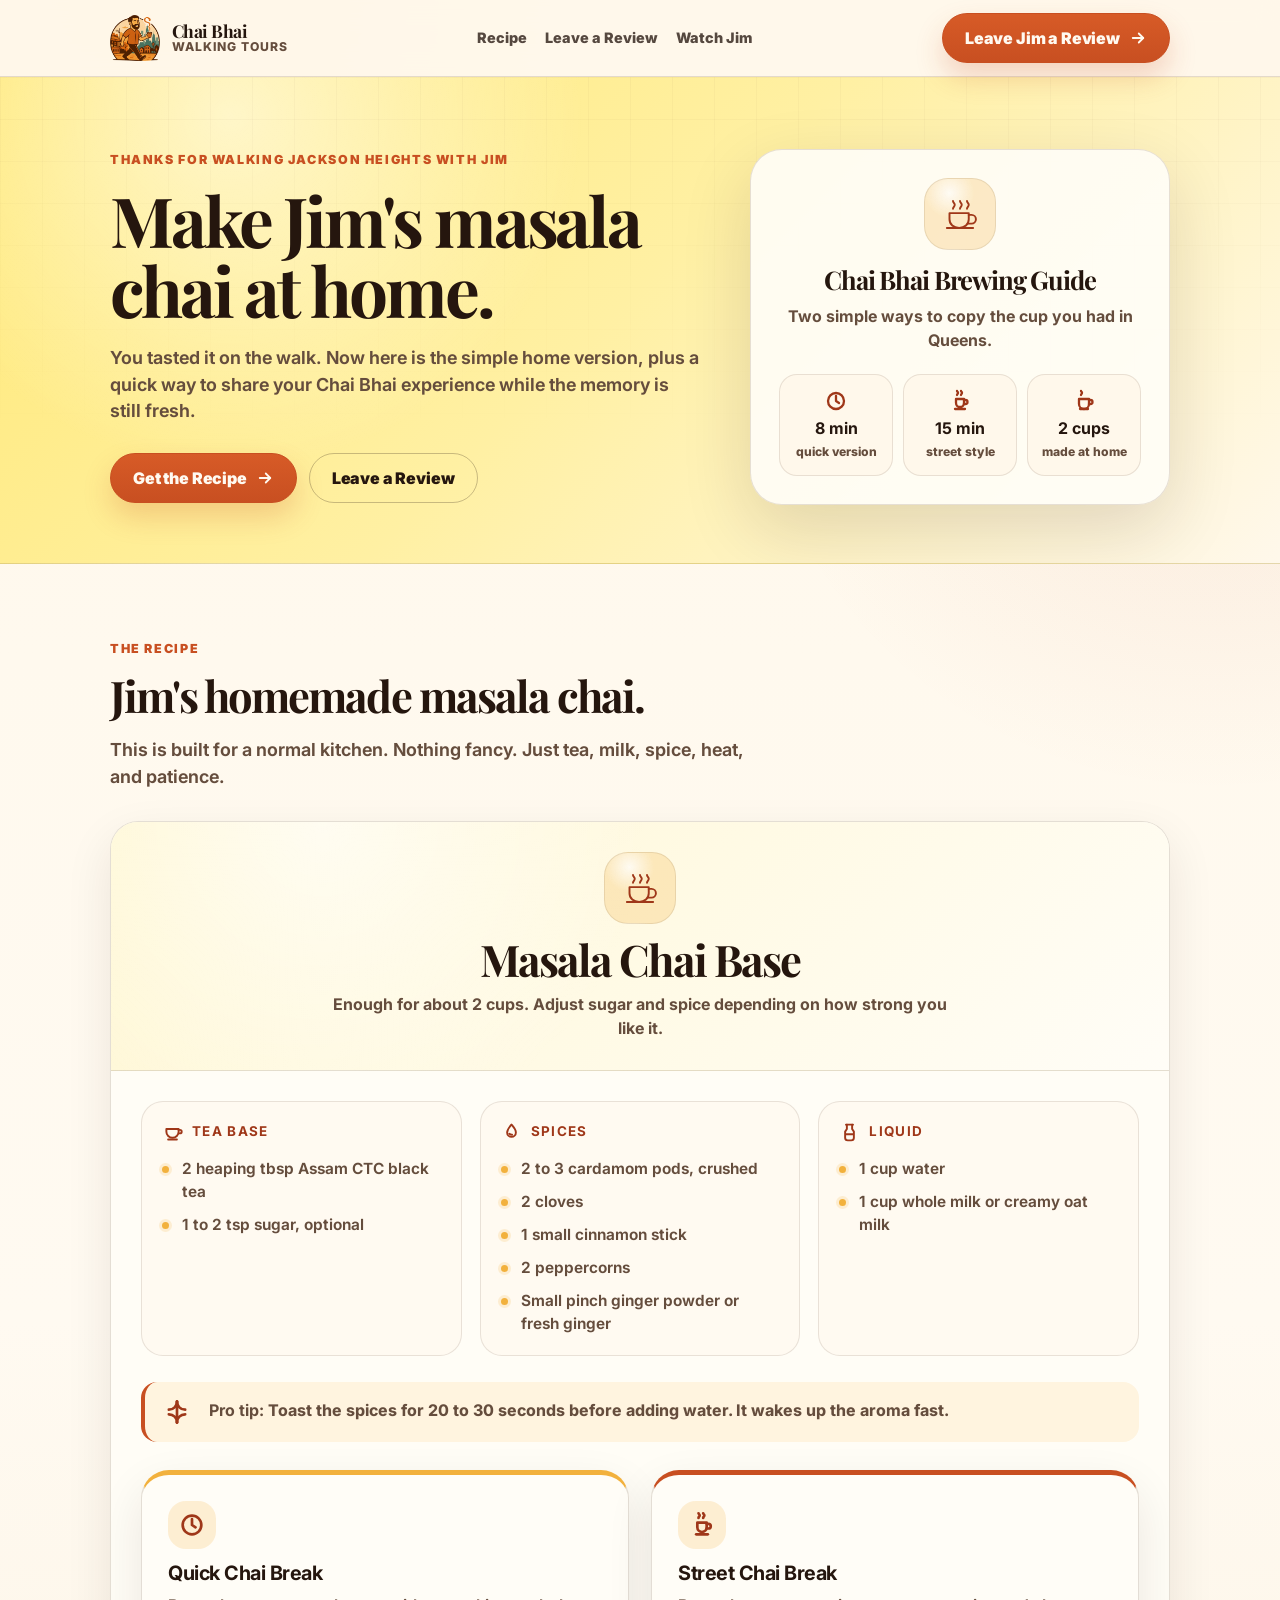
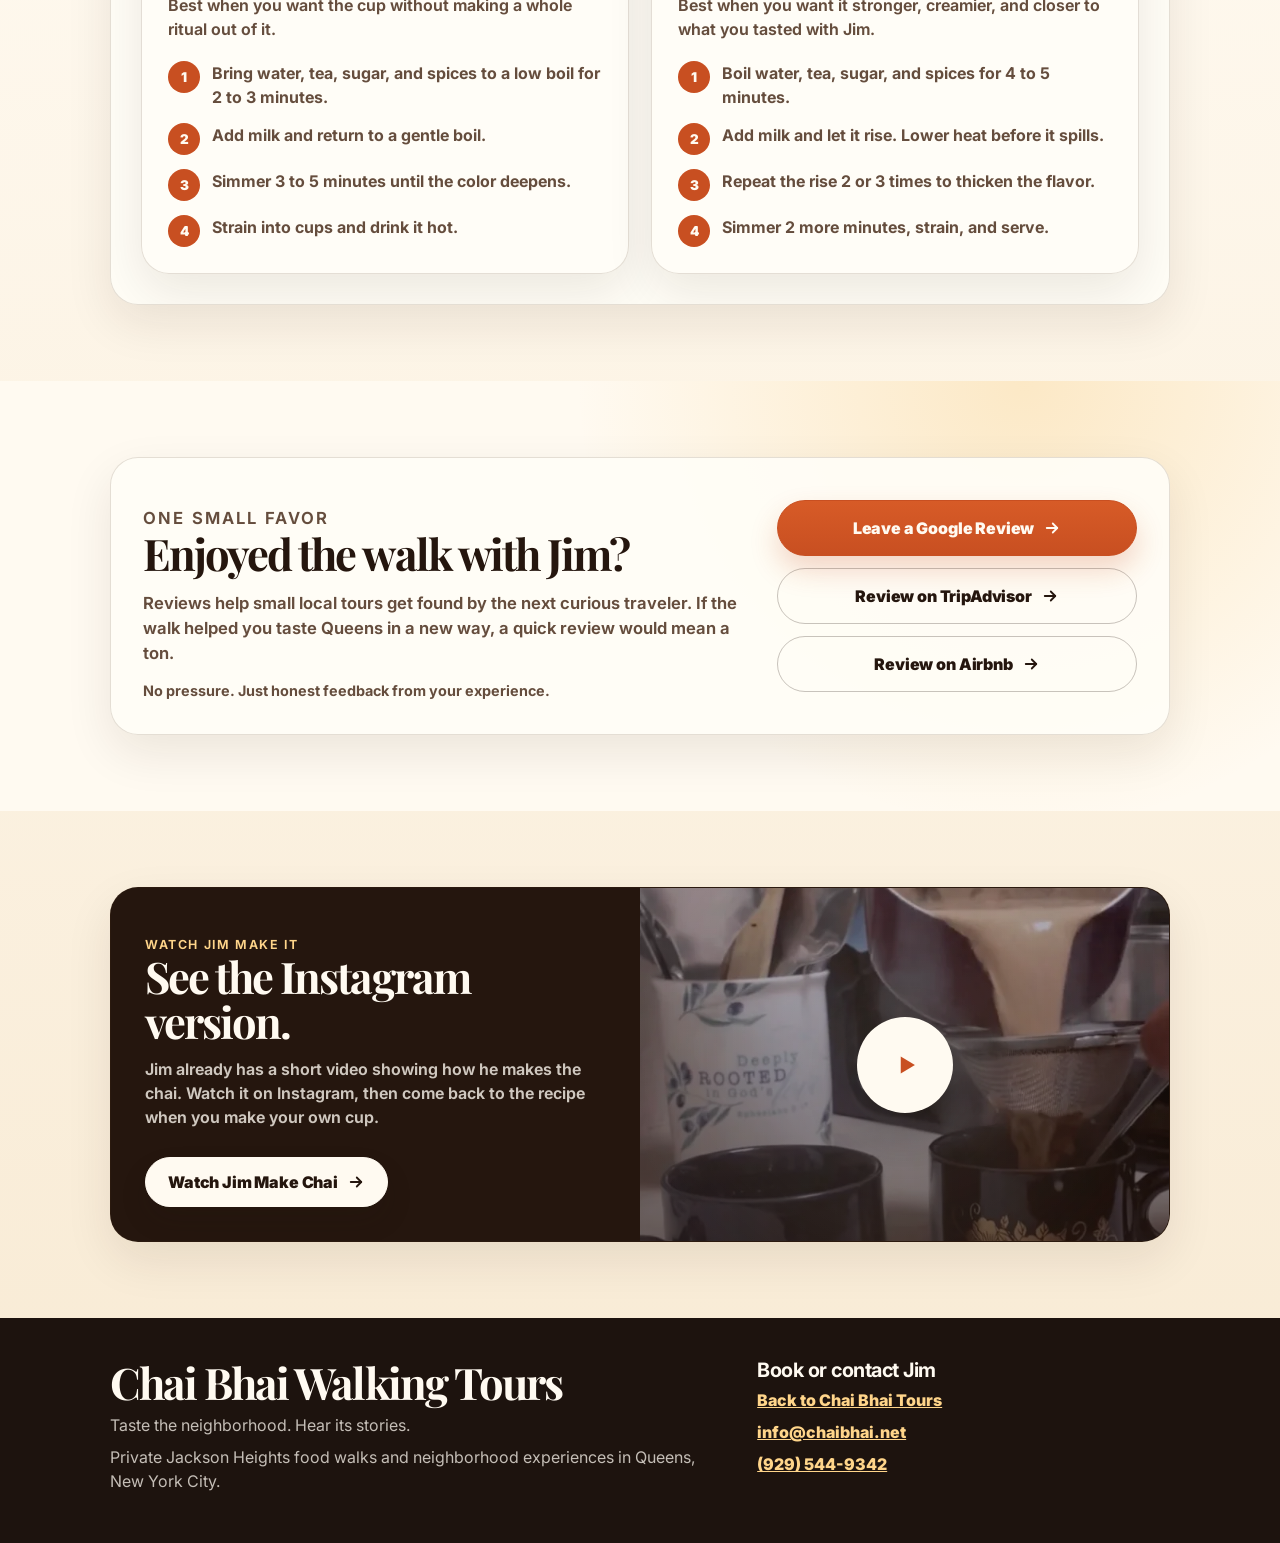
<file: chai.html>
<!DOCTYPE html>
<html lang="en">
<head>
  <meta charset="UTF-8" />
  <meta name="viewport" content="width=device-width, initial-scale=1.0" />
  <link rel="icon" type="image/x-icon" href="/assets/images/favicon/favicon.ico">
  <link rel="icon" type="image/svg+xml" href="/assets/images/favicon/favicon.svg">
  <link rel="icon" type="image/png" sizes="96x96" href="/assets/images/favicon/favicon-96x96.png">
  <link rel="apple-touch-icon" href="/assets/images/favicon/apple-touch-icon.png">
  <link rel="manifest" href="/assets/images/favicon/site.webmanifest">

  <title>Make Jim's Masala Chai at Home | Chai Bhai Walking Tours</title>
  <meta name="description" content="Make Jim's masala chai at home after your Chai Bhai Walking Tour in Jackson Heights, Queens. Get the recipe, watch the brewing guide, and leave Jim a quick review." />

  <script async src="https://www.googletagmanager.com/gtag/js?id=G-D88138LXQQ"></script>
  <script>
    window.dataLayer = window.dataLayer || [];
    function gtag(){dataLayer.push(arguments);}
    gtag('js', new Date());
    gtag('config', 'G-D88138LXQQ');
  </script>

  <link rel="canonical" href="https://chaibhai.net/chai.html" />

  <meta property="og:title" content="Make Jim's Masala Chai at Home | Chai Bhai Walking Tours" />
  <meta property="og:description" content="Make Jim's masala chai at home after your Chai Bhai Walking Tour in Jackson Heights, Queens. Get the recipe and leave Jim a review." />
  <meta property="og:type" content="website" />
  <meta property="og:url" content="https://chaibhai.net/chai.html" />
  <meta property="og:image" content="https://chaibhai.net/assets/images/jackson-heights-walking-tour-og.jpg" />

  <link rel="preconnect" href="https://fonts.googleapis.com">
  <link rel="preconnect" href="https://fonts.gstatic.com" crossorigin>
  <link href="https://fonts.googleapis.com/css2?family=Caveat:wght@600;700&family=Inter:wght@400;500;600;700;800;900&family=Playfair+Display:wght@600;700;800&display=swap" rel="stylesheet">

  <link rel="stylesheet" href="./chai.css" />
</head>

<body>
  <header class="topbar">
    <div class="wrap nav">
      <a class="logo" href="index.html" aria-label="Chai Bhai Walking Tours home">
        <img src="assets/images/ChaiBhaiLogo.webp" alt="Chai Bhai Walking Tours logo">
        <span class="logo-text">
          <strong>Chai Bhai</strong>
          <span>Walking Tours</span>
        </span>
      </a>

      <nav class="nav-links" aria-label="Page navigation">
        <a href="#recipe">Recipe</a>
        <a href="#review">Leave a Review</a>
        <a href="#video">Watch Jim</a>
      </nav>

      <a class="btn" href="#review">
        Leave Jim a Review
        <svg viewBox="0 0 24 24" aria-hidden="true"><path d="M5 12h14" /><path d="m13 6 6 6-6 6" /></svg>
      </a>
    </div>
  </header>

  <main>
    <section class="hero">
      <div class="wrap hero-grid">
        <div>
          <p class="eyebrow">Thanks for walking Jackson Heights with Jim</p>
          <h1>Make Jim's masala chai at home.</h1>
          <p class="lead">You tasted it on the walk. Now here is the simple home version, plus a quick way to share your Chai Bhai experience while the memory is still fresh.</p>

          <div class="hero-actions">
            <a class="btn" href="#recipe">
              Get the Recipe
              <svg viewBox="0 0 24 24" aria-hidden="true"><path d="M5 12h14" /><path d="m13 6 6 6-6 6" /></svg>
            </a>
            <a class="btn btn-outline" href="#review">Leave a Review</a>
          </div>
        </div>

        <aside class="hero-card" aria-label="Chai guide summary">
          <div class="icon-mark" aria-hidden="true">
            <svg viewBox="0 0 48 48">
              <path d="M12 23h22v7c0 6-4.8 10-11 10s-11-4-11-10v-7Z" />
              <path d="M34 25h3.2a5 5 0 0 1 0 10H33" />
              <path d="M16 18c0-2 2-2.4 2-4.5S16 11 16 9" />
              <path d="M24 18c0-2 2-2.4 2-4.5S24 11 24 9" />
              <path d="M32 18c0-2 2-2.4 2-4.5S32 11 32 9" />
              <path d="M9 40h30" />
            </svg>
          </div>
          <h2>Chai Bhai Brewing Guide</h2>
          <p>Two simple ways to copy the cup you had in Queens.</p>

          <div class="mini-proof">
            <div>
              <svg viewBox="0 0 24 24" aria-hidden="true"><circle cx="12" cy="12" r="8" /><path d="M12 7v5l3 2" /></svg>
              <strong>8 min</strong>
              <span>quick version</span>
            </div>
            <div>
              <svg viewBox="0 0 24 24" aria-hidden="true"><path d="M7 20h10" /><path d="M8 10h8v4a4 4 0 0 1-8 0v-4Z" /><path d="M16 11h1.5a2 2 0 0 1 0 4H16" /><path d="M9 6c0-1 1-1.2 1-2.2S9 2.6 9 2" /><path d="M13 6c0-1 1-1.2 1-2.2S13 2.6 13 2" /></svg>
              <strong>15 min</strong>
              <span>street style</span>
            </div>
            <div>
              <svg viewBox="0 0 24 24" aria-hidden="true"><path d="M7 10h10v5a5 5 0 0 1-10 0v-5Z" /><path d="M17 11h1.5a2 2 0 0 1 0 4H17" /><path d="M8 20h8" /><path d="M9 6c0-1 1-1.2 1-2.2S9 2.6 9 2" /></svg>
              <strong>2 cups</strong>
              <span>made at home</span>
            </div>
          </div>
        </aside>
      </div>
    </section>

    <section class="section" id="recipe">
      <div class="wrap">
        <div class="section-intro">
          <p class="eyebrow">The recipe</p>
          <h2>Jim's homemade masala chai.</h2>
          <p class="lead">This is built for a normal kitchen. Nothing fancy. Just tea, milk, spice, heat, and patience.</p>
        </div>

        <article class="card recipe-card">
          <div class="recipe-header">
            <div class="icon-mark" aria-hidden="true">
              <svg viewBox="0 0 48 48">
                <path d="M12 23h22v7c0 6-4.8 10-11 10s-11-4-11-10v-7Z" />
                <path d="M34 25h3.2a5 5 0 0 1 0 10H33" />
                <path d="M16 18c0-2 2-2.4 2-4.5S16 11 16 9" />
                <path d="M24 18c0-2 2-2.4 2-4.5S24 11 24 9" />
                <path d="M32 18c0-2 2-2.4 2-4.5S32 11 32 9" />
                <path d="M9 40h30" />
              </svg>
            </div>
            <h2>Masala Chai Base</h2>
            <p>Enough for about 2 cups. Adjust sugar and spice depending on how strong you like it.</p>
          </div>

          <div class="recipe-body">
            <div class="ingredients-grid">
              <div class="ingredient-group">
                <h3>
                  <svg viewBox="0 0 24 24" aria-hidden="true"><path d="M5 8h14v3a7 7 0 0 1-14 0V8Z" /><path d="M19 9h1.5a2 2 0 0 1 0 4H19" /><path d="M7 20h10" /></svg>
                  Tea base
                </h3>
                <ul>
                  <li>2 heaping tbsp Assam CTC black tea</li>
                  <li>1 to 2 tsp sugar, optional</li>
                </ul>
              </div>

              <div class="ingredient-group">
                <h3>
                  <svg viewBox="0 0 24 24" aria-hidden="true"><path d="M12 3c2.5 3 5 5.5 5 9a5 5 0 0 1-10 0c0-3.5 2.5-6 5-9Z" /><path d="M9.5 13.5c1 .8 2.1 1.2 3.2 1.1" /></svg>
                  Spices
                </h3>
                <ul>
                  <li>2 to 3 cardamom pods, crushed</li>
                  <li>2 cloves</li>
                  <li>1 small cinnamon stick</li>
                  <li>2 peppercorns</li>
                  <li>Small pinch ginger powder or fresh ginger</li>
                </ul>
              </div>

              <div class="ingredient-group">
                <h3>
                  <svg viewBox="0 0 24 24" aria-hidden="true"><path d="M8 3h8" /><path d="M9 3v5l-2 3v7a3 3 0 0 0 3 3h4a3 3 0 0 0 3-3v-7l-2-3V3" /><path d="M8 14h8" /></svg>
                  Liquid
                </h3>
                <ul>
                  <li>1 cup water</li>
                  <li>1 cup whole milk or creamy oat milk</li>
                </ul>
              </div>
            </div>

            <p class="tip">
              <svg viewBox="0 0 24 24" aria-hidden="true"><path d="M12 3v18" /><path d="M5 10c4 0 7-3 7-7" /><path d="M19 10c-4 0-7-3-7-7" /><path d="M5 14c4 0 7 3 7 7" /><path d="M19 14c-4 0-7 3-7 7" /></svg>
              <span><strong>Pro tip:</strong> Toast the spices for 20 to 30 seconds before adding water. It wakes up the aroma fast.</span>
            </p>

            <div class="steps-grid">
              <article class="card steps-card quick">
                <div class="step-icon" aria-hidden="true">
                  <svg viewBox="0 0 24 24"><circle cx="12" cy="12" r="8" /><path d="M12 7v5l3 2" /></svg>
                </div>
                <h3>Quick Chai Break</h3>
                <p>Best when you want the cup without making a whole ritual out of it.</p>

                <ol class="steps-list">
                  <li><span>1</span><div>Bring water, tea, sugar, and spices to a low boil for 2 to 3 minutes.</div></li>
                  <li><span>2</span><div>Add milk and return to a gentle boil.</div></li>
                  <li><span>3</span><div>Simmer 3 to 5 minutes until the color deepens.</div></li>
                  <li><span>4</span><div>Strain into cups and drink it hot.</div></li>
                </ol>
              </article>

              <article class="card steps-card street">
                <div class="step-icon" aria-hidden="true">
                  <svg viewBox="0 0 24 24"><path d="M7 20h10" /><path d="M8 10h8v4a4 4 0 0 1-8 0v-4Z" /><path d="M16 11h1.5a2 2 0 0 1 0 4H16" /><path d="M9 6c0-1 1-1.2 1-2.2S9 2.6 9 2" /><path d="M13 6c0-1 1-1.2 1-2.2S13 2.6 13 2" /></svg>
                </div>
                <h3>Street Chai Break</h3>
                <p>Best when you want it stronger, creamier, and closer to what you tasted with Jim.</p>

                <ol class="steps-list">
                  <li><span>1</span><div>Boil water, tea, sugar, and spices for 4 to 5 minutes.</div></li>
                  <li><span>2</span><div>Add milk and let it rise. Lower heat before it spills.</div></li>
                  <li><span>3</span><div>Repeat the rise 2 or 3 times to thicken the flavor.</div></li>
                  <li><span>4</span><div>Simmer 2 more minutes, strain, and serve.</div></li>
                </ol>
              </article>
            </div>
          </div>
        </article>
      </div>
    </section>

    <section class="section review-section" id="review">
      <div class="wrap">
        <article class="card review-card">
          <div>
            <p class="eyebrow">One small favor</p>
            <h2>Enjoyed the walk with Jim?</h2>
            <p>Reviews help small local tours get found by the next curious traveler. If the walk helped you taste Queens in a new way, a quick review would mean a ton.</p>
            <p class="review-note">No pressure. Just honest feedback from your experience.</p>
          </div>

          <div class="review-buttons">
            <a class="btn" href="https://share.google/KQzzjGNJZ3UmKCYJe" target="_blank" rel="noopener noreferrer">
              Leave a Google Review
              <svg viewBox="0 0 24 24" aria-hidden="true"><path d="M5 12h14" /><path d="m13 6 6 6-6 6" /></svg>
            </a>

            <a class="btn btn-outline" href="https://www.tripadvisor.com/AttractionProductReview-g47960-d33965400-Jackson_Heights_Walking_Tour_Street_Eats_with_a_Queens_Local-Jackson_Heights_Queens.html" target="_blank" rel="noopener noreferrer">
              Review on TripAdvisor
              <svg viewBox="0 0 24 24" aria-hidden="true"><path d="M5 12h14" /><path d="m13 6 6 6-6 6" /></svg>
            </a>

            <a class="btn btn-outline" href="https://www.airbnb.com/experiences/6739540" target="_blank" rel="noopener noreferrer">
              Review on Airbnb
              <svg viewBox="0 0 24 24" aria-hidden="true"><path d="M5 12h14" /><path d="m13 6 6 6-6 6" /></svg>
            </a>
          </div>
        </article>
      </div>
    </section>

    <section class="section" id="video">
      <div class="wrap">
        <article class="card video-card">
          <div class="video-copy">
            <p class="eyebrow">Watch Jim make it</p>
            <h2>See the Instagram version.</h2>
            <p>Jim already has a short video showing how he makes the chai. Watch it on Instagram, then come back to the recipe when you make your own cup.</p>

            <div class="hero-actions">
              <a class="btn btn-light" href="https://www.instagram.com/reel/DT1ODJLkVsZ/" target="_blank" rel="noopener noreferrer">
                Watch Jim Make Chai
                <svg viewBox="0 0 24 24" aria-hidden="true"><path d="M5 12h14" /><path d="m13 6 6 6-6 6" /></svg>
              </a>
            </div>
          </div>

          <div class="video-box">
            <img src="assets/images/chai-bhai-chai-example.webp" alt="Jim making masala chai">
            <a class="play" href="https://www.instagram.com/reel/DT1ODJLkVsZ/" target="_blank" rel="noopener noreferrer" aria-label="Watch Jim make chai on Instagram">
              <svg viewBox="0 0 24 24" aria-hidden="true"><path d="M9 6v12l10-6-10-6Z" /></svg>
            </a>
          </div>
        </article>
      </div>
    </section>
  </main>

  <footer class="footer">
    <div class="wrap footer-grid">
      <div>
        <h2>Chai Bhai Walking Tours</h2>
        <p>Taste the neighborhood. Hear its stories.</p>
        <p>Private Jackson Heights food walks and neighborhood experiences in Queens, New York City.</p>
      </div>

      <div>
        <h3>Book or contact Jim</h3>
        <p><a href="index.html">Back to Chai Bhai Tours</a></p>
        <p><a href="mailto:info@chaibhai.net">info@chaibhai.net</a></p>
        <p><a href="tel:+19295449342">(929) 544-9342</a></p>
      </div>
    </div>
  </footer>

  <div class="sticky-review" aria-label="Sticky review button">
    <div>
      <strong>Enjoyed the tour?</strong>
      <span>Reviews help Jim get found.</span>
    </div>
    <a class="btn" href="https://share.google/KQzzjGNJZ3UmKCYJe" target="_blank" rel="noopener noreferrer">Review</a>
  </div>
</body>
</html>
</file>
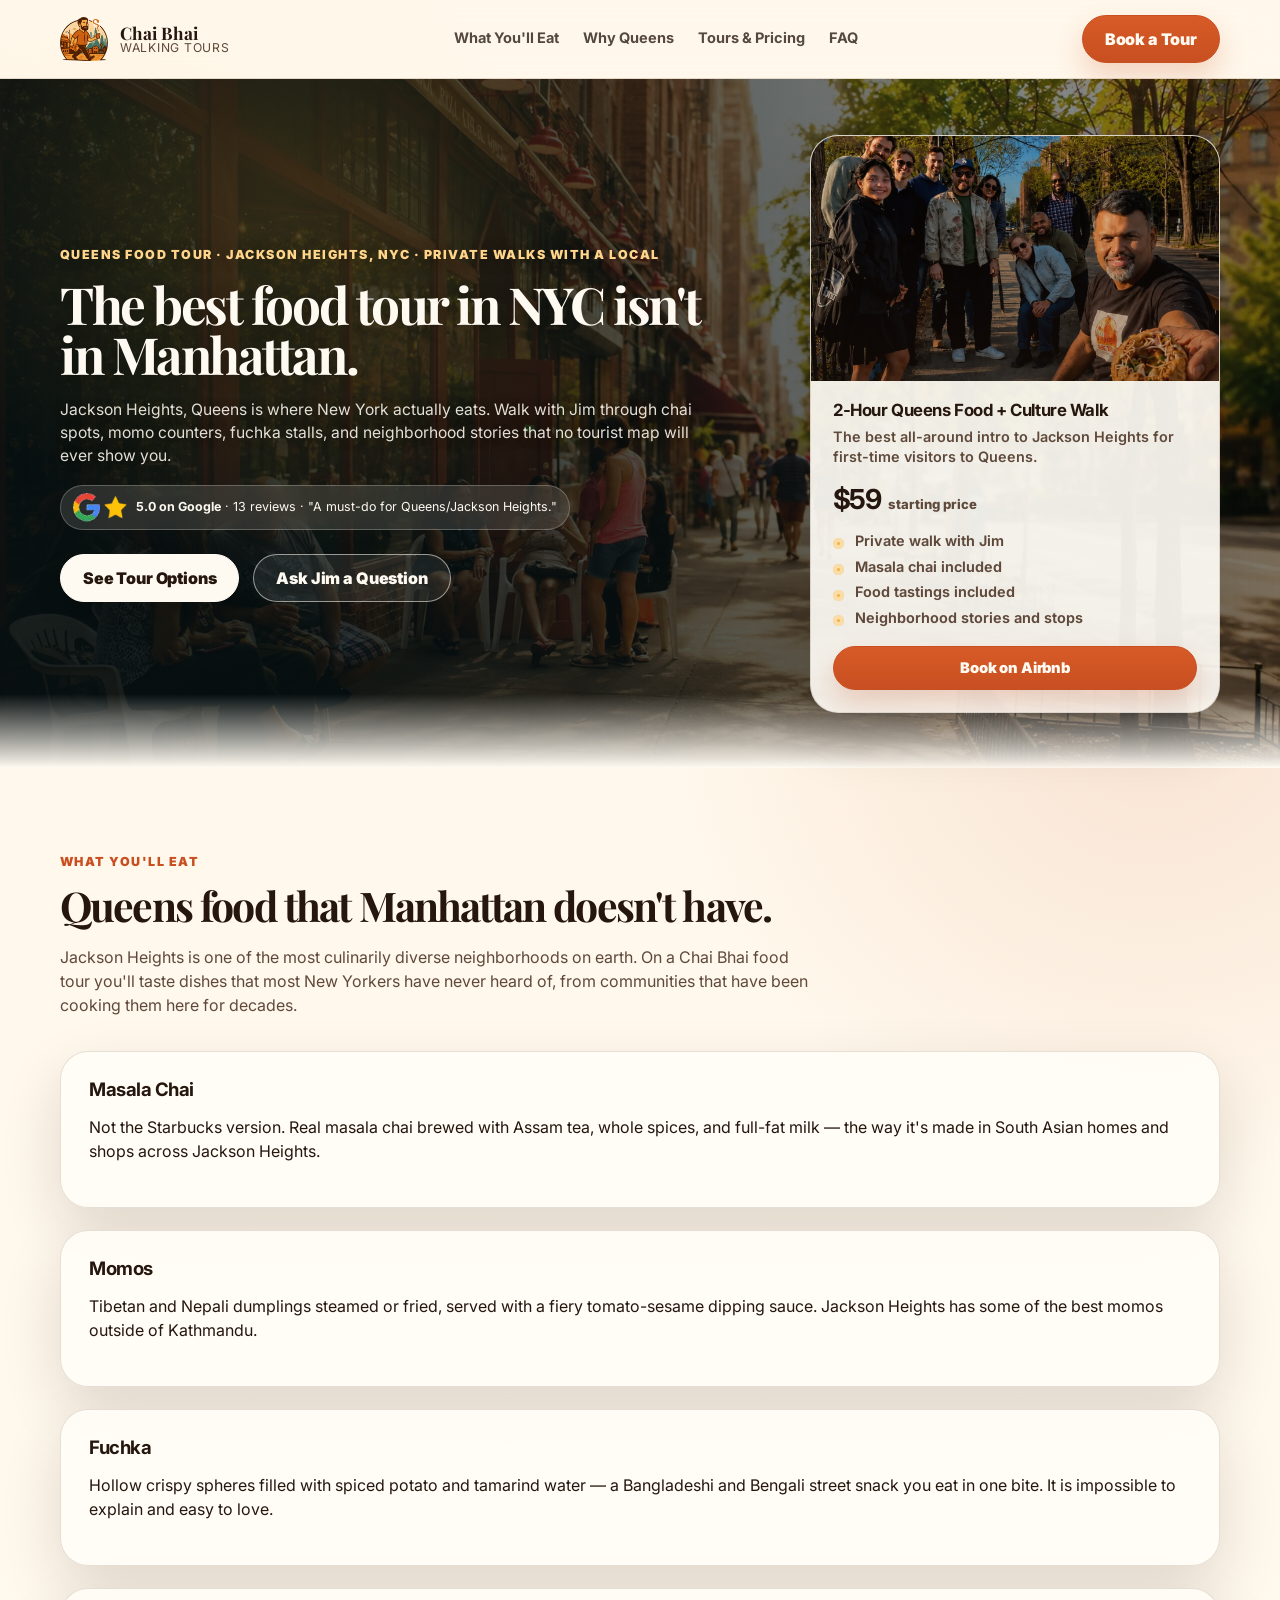
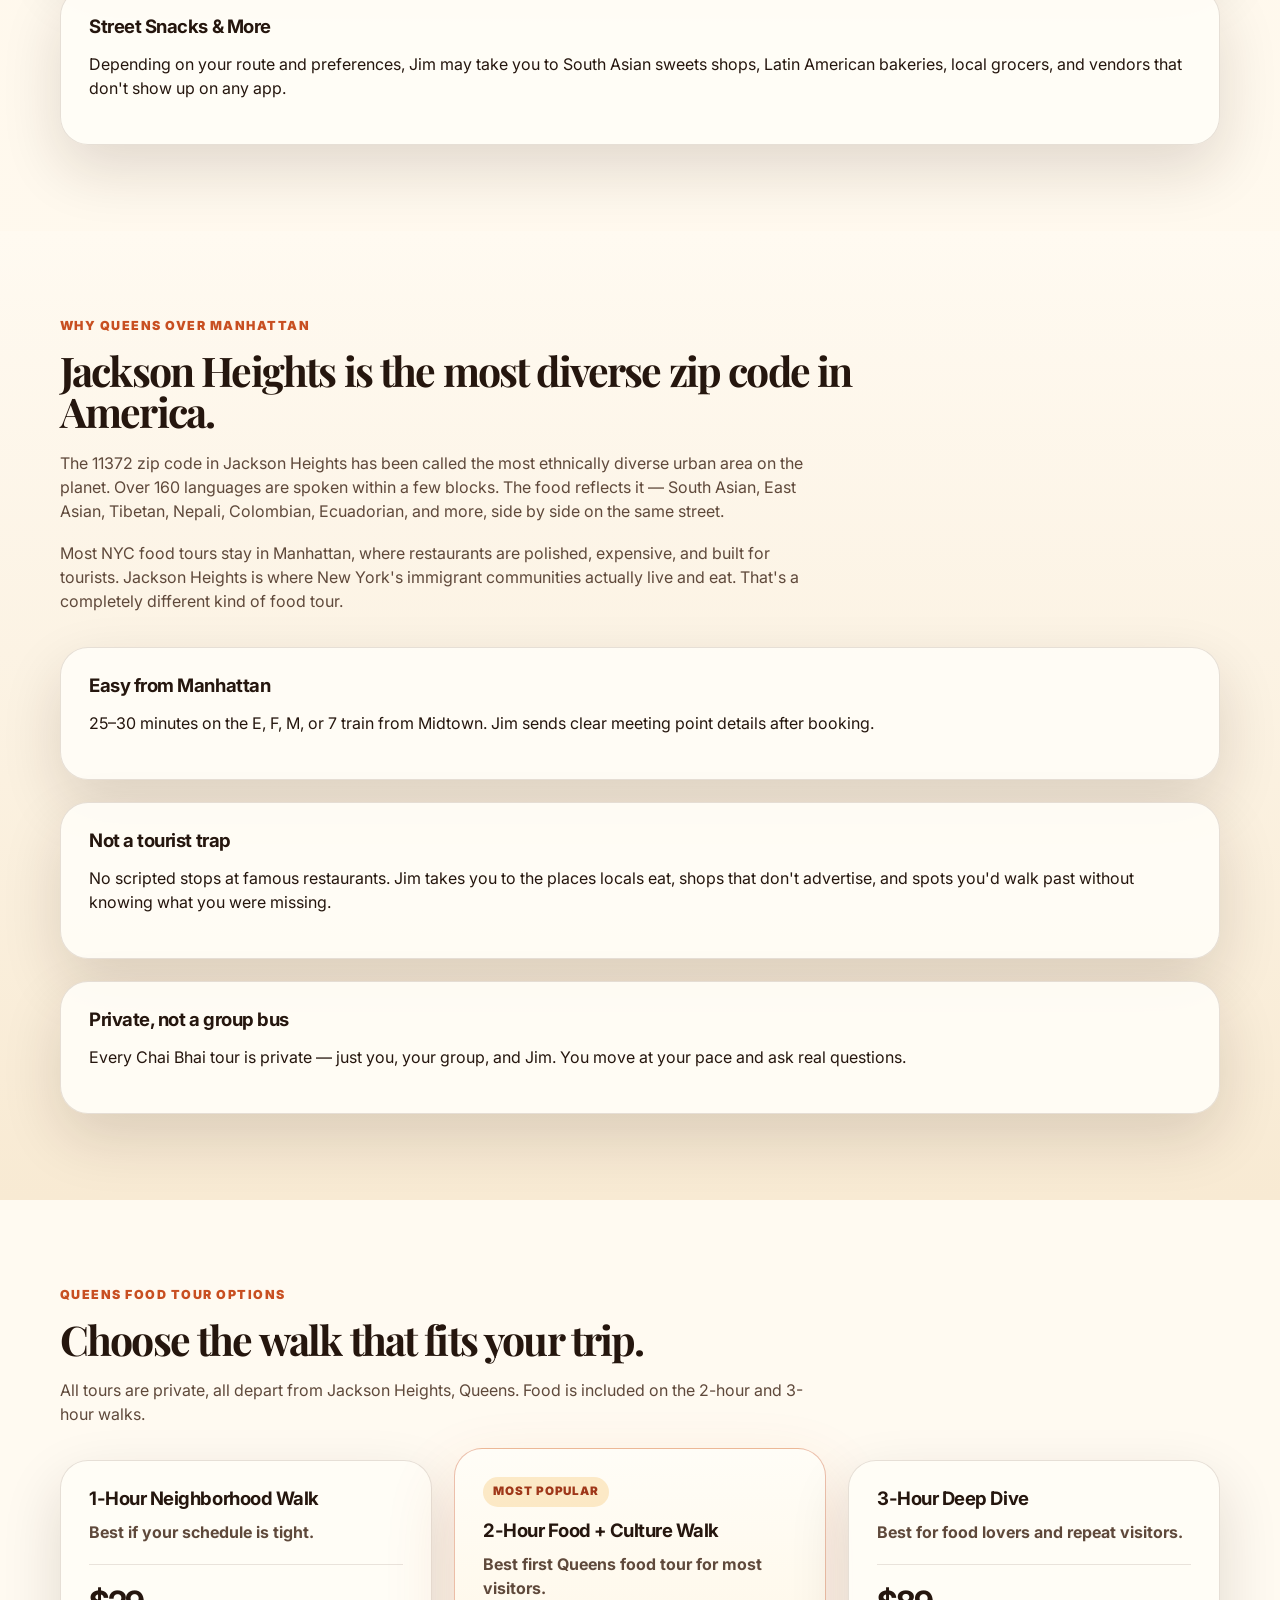
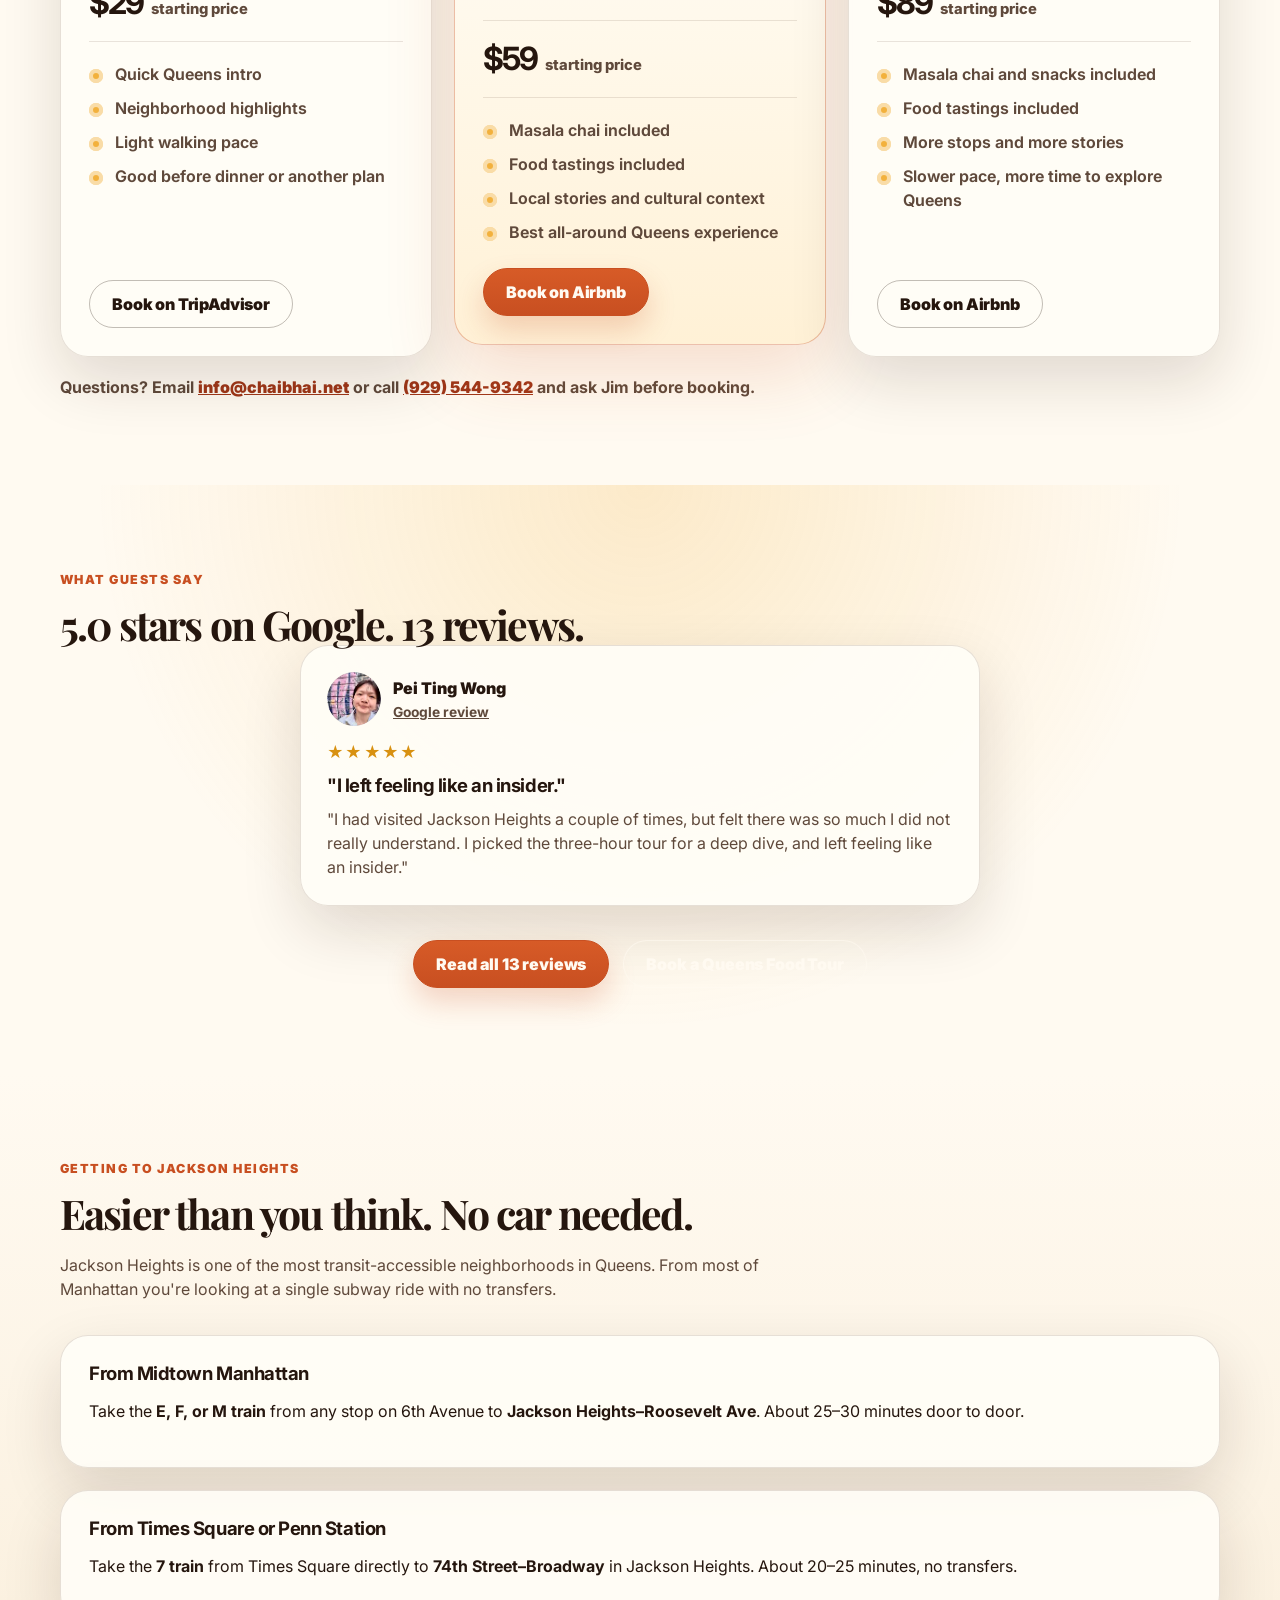
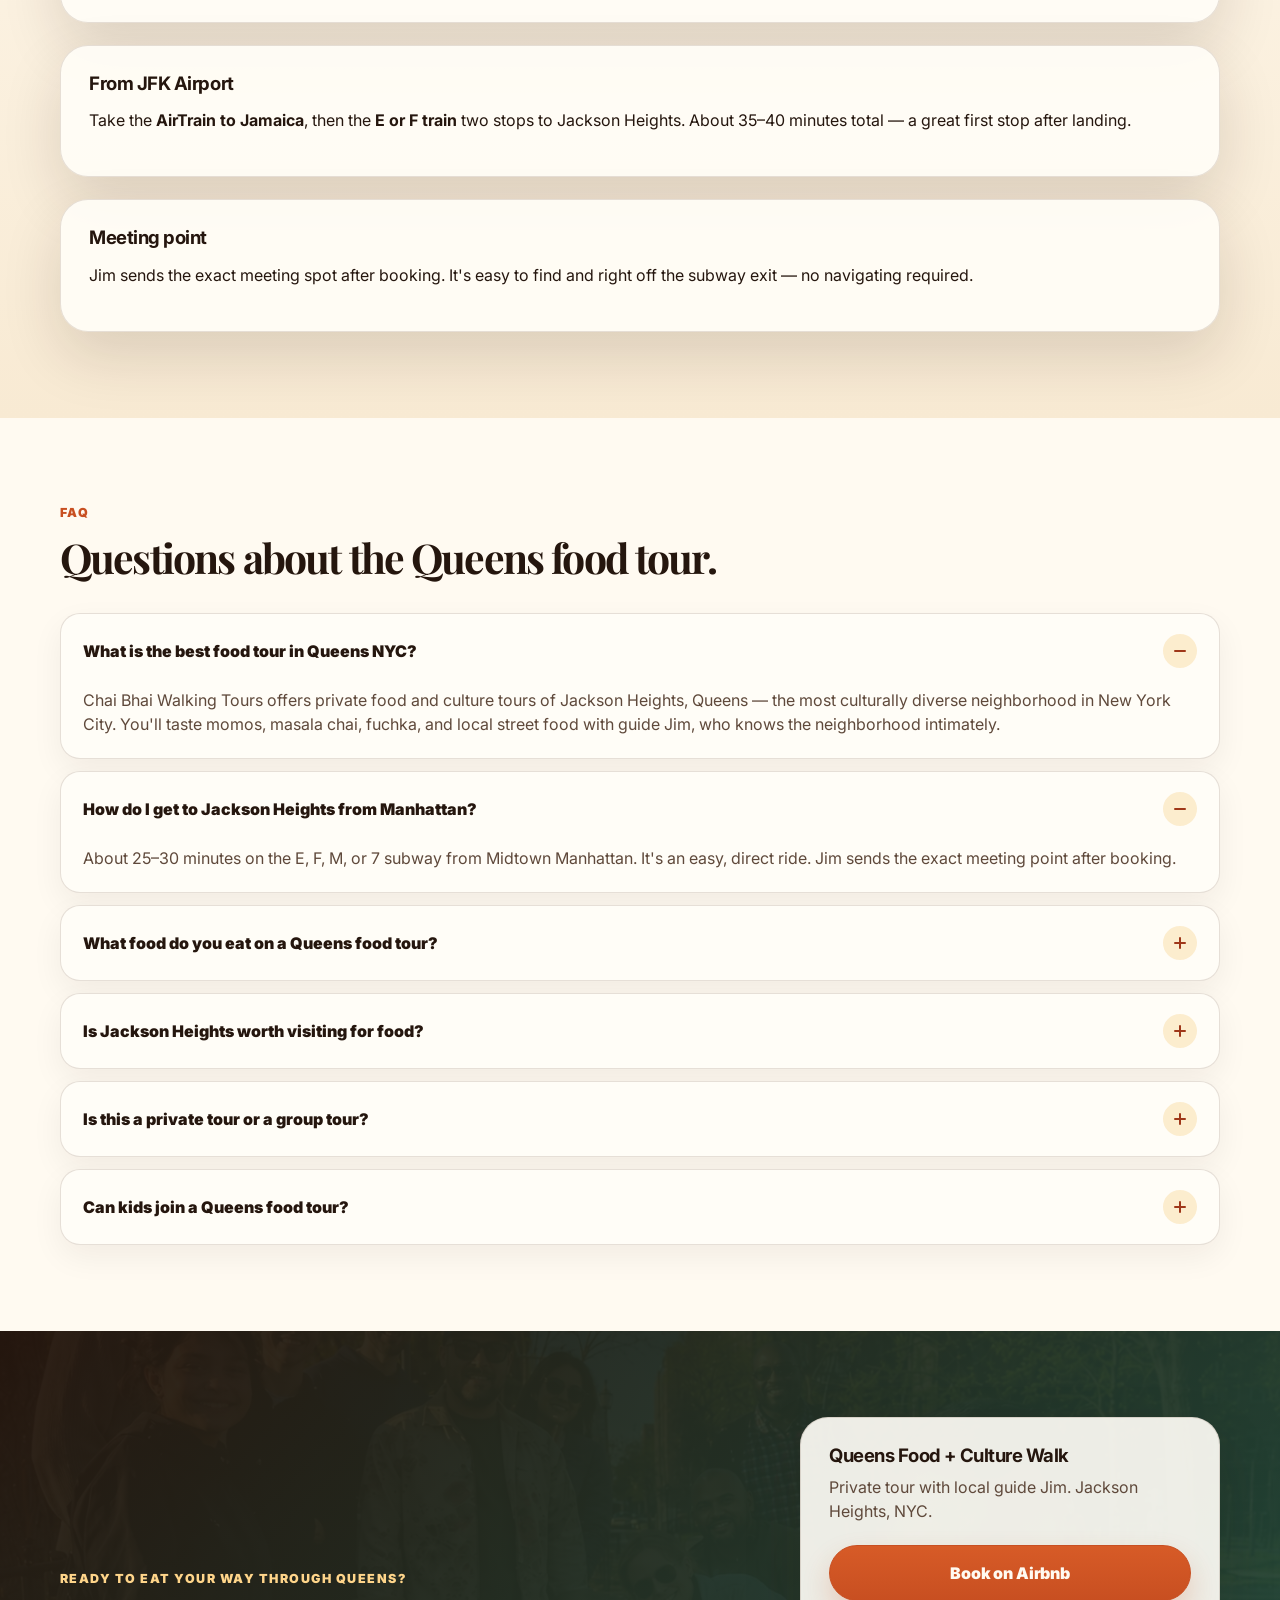
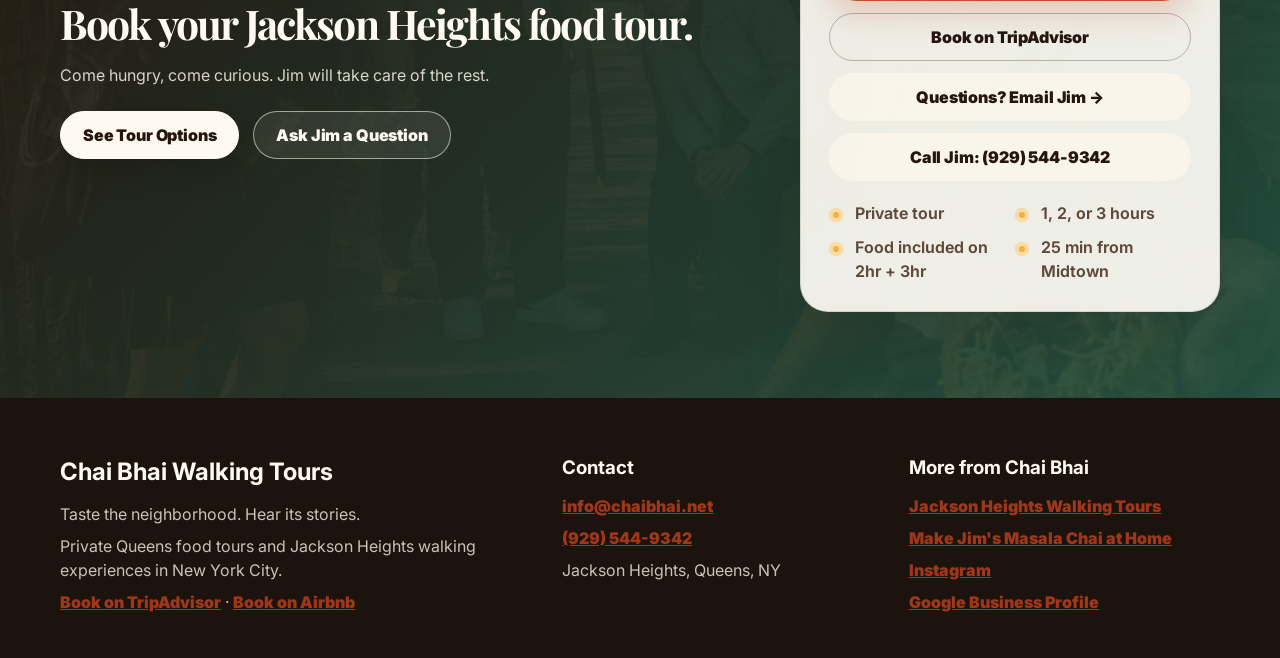
<file: queens-food-tour.html>
<!DOCTYPE html>
<html lang="en">
<head>
  <meta charset="UTF-8" />
  <meta name="viewport" content="width=device-width, initial-scale=1.0" />
  <link rel="icon" type="image/x-icon" href="/assets/images/favicon/favicon.ico">
  <link rel="icon" type="image/svg+xml" href="/assets/images/favicon/favicon.svg">
  <link rel="icon" type="image/png" sizes="96x96" href="/assets/images/favicon/favicon-96x96.png">
  <link rel="apple-touch-icon" href="/assets/images/favicon/apple-touch-icon.png">
  <link rel="manifest" href="/assets/images/favicon/site.webmanifest">

  <title>Queens Food Tour NYC | Jackson Heights Walking Tour with a Local | Chai Bhai</title>
  <meta name="description" content="Skip the Manhattan crowds. The best food tour in NYC is in Queens. Walk Jackson Heights with Jim — momos, masala chai, fuchka, and neighborhood stories most visitors never find." />

  <link rel="canonical" href="https://chaibhai.net/queens-food-tour.html" />

  <meta property="og:title" content="Queens Food Tour NYC | Jackson Heights Walking Tour with a Local" />
  <meta property="og:description" content="Skip the Manhattan crowds. The best food tour in NYC is in Queens. Walk Jackson Heights with Jim — momos, masala chai, fuchka, and neighborhood stories." />
  <meta property="og:type" content="website" />
  <meta property="og:url" content="https://chaibhai.net/queens-food-tour.html" />
  <meta property="og:image" content="https://chaibhai.net/assets/images/jackson-heights-walking-tour-og.jpg" />

  <script async src="https://www.googletagmanager.com/gtag/js?id=G-D88138LXQQ"></script>
  <script>
    window.dataLayer = window.dataLayer || [];
    function gtag(){dataLayer.push(arguments);}
    gtag('js', new Date());
    gtag('config', 'G-D88138LXQQ');
  </script>

  <script type="application/ld+json">
  {
    "@context": "https://schema.org",
    "@graph": [
      {
        "@type": "TouristAttraction",
        "@id": "https://chaibhai.net/queens-food-tour.html#tour",
        "name": "Queens Food Tour NYC — Jackson Heights Walking Tour",
        "description": "A private food and culture walking tour of Jackson Heights, Queens, NYC. Taste momos, masala chai, fuchka, and local street food while hearing the neighborhood stories most visitors miss.",
        "url": "https://chaibhai.net/queens-food-tour.html",
        "image": "https://chaibhai.net/assets/images/jackson-heights-walking-tour-og.jpg",
        "touristType": ["Foodies", "Culture Seekers", "NYC Visitors", "Local Explorers"],
        "areaServed": ["Jackson Heights", "Queens", "New York City"],
        "provider": {
          "@id": "https://chaibhai.net/#business"
        },
        "offers": {
          "@type": "OfferCatalog",
          "name": "Queens Food Tour Options",
          "itemListElement": [
            {
              "@type": "Offer",
              "name": "1-Hour Queens Neighborhood Walk",
              "price": "29.00",
              "priceCurrency": "USD"
            },
            {
              "@type": "Offer",
              "name": "2-Hour Queens Food and Culture Walk",
              "price": "59.00",
              "priceCurrency": "USD"
            },
            {
              "@type": "Offer",
              "name": "3-Hour Queens Deep Dive",
              "price": "89.00",
              "priceCurrency": "USD"
            }
          ]
        },
        "aggregateRating": {
          "@type": "AggregateRating",
          "ratingValue": "5.0",
          "reviewCount": "13"
        }
      },
      {
        "@type": "FAQPage",
        "@id": "https://chaibhai.net/queens-food-tour.html#faq",
        "mainEntity": [
          {
            "@type": "Question",
            "name": "What is the best food tour in Queens NYC?",
            "acceptedAnswer": {
              "@type": "Answer",
              "text": "Chai Bhai Walking Tours offers private food and culture tours of Jackson Heights, Queens — the most culturally diverse neighborhood in New York City. You'll taste momos, masala chai, fuchka, and local street food with guide Jim, who has lived and worked in the neighborhood."
            }
          },
          {
            "@type": "Question",
            "name": "How do I get to Jackson Heights from Manhattan for a food tour?",
            "acceptedAnswer": {
              "@type": "Answer",
              "text": "Jackson Heights is about 25–30 minutes from Midtown Manhattan on the E, F, M, or 7 subway trains. From Times Square take the 7 train directly to 74th Street–Broadway. From JFK Airport take the AirTrain to Jamaica then the E or F two stops to Jackson Heights. Jim sends the exact meeting point after booking."
            }
          },
          {
            "@type": "Question",
            "name": "What food do you eat on a Queens food tour?",
            "acceptedAnswer": {
              "@type": "Answer",
              "text": "On a Chai Bhai food tour in Jackson Heights you'll typically taste masala chai, momos (Tibetan dumplings), fuchka (Indian street snacks), and other South Asian and Latin American neighborhood specialties depending on your route and preferences."
            }
          },
          {
            "@type": "Question",
            "name": "Is Jackson Heights worth visiting for food?",
            "acceptedAnswer": {
              "@type": "Answer",
              "text": "Yes — food writers, chefs, and longtime New Yorkers regularly name Jackson Heights as one of the best eating destinations in all of NYC. The neighborhood is home to Indian, Bangladeshi, Tibetan, Nepali, Colombian, and Ecuadorian restaurants and street vendors, many of which are unknown outside the local community."
            }
          }
        ]
      }
    ]
  }
  </script>

  <link rel="preconnect" href="https://fonts.googleapis.com">
  <link rel="preconnect" href="https://fonts.gstatic.com" crossorigin>
  <link href="https://fonts.googleapis.com/css2?family=Caveat:wght@500;600;700&family=Inter:wght@400;500;600;700;800;900&family=Playfair+Display:wght@600;700;800&display=swap" rel="stylesheet">

  <link rel="stylesheet" href="./styles.css?v=3" />
</head>

<body>
  <div class="chb-page">
    <header class="chb-topbar">
      <div class="chb-wrap chb-nav">
        <a class="chb-logo" href="/" aria-label="Chai Bhai Walking Tours home">
          <img class="chb-logo-img" src="assets/images/ChaiBhaiLogo.webp" alt="Chai Bhai Walking Tours logo">
          <span class="chb-logo-text"><strong>Chai Bhai</strong><em>Walking Tours</em></span>
        </a>

        <nav class="chb-nav-links" aria-label="Main navigation">
          <a href="#what-you-eat">What You'll Eat</a>
          <a href="#why-queens">Why Queens</a>
          <a href="#tours">Tours & Pricing</a>
          <a href="#faq">FAQ</a>
        </nav>

        <a class="chb-btn chb-nav-cta" href="#tours">Book a Tour</a>
      </div>
    </header>

    <main id="top">
      <section class="chb-hero">
        <div class="chb-wrap chb-hero-grid">
          <div class="chb-hero-copy">
            <p class="chb-eyebrow">
              <span class="chb-eyebrow-desktop">Queens food tour · Jackson Heights, NYC · Private walks with a local</span>
              <span class="chb-eyebrow-mobile">Queens food tour · Private walks with a local</span>
            </p>

            <h1 class="chb-h1">The best food tour in NYC isn't in Manhattan.</h1>

            <p class="chb-lead chb-lead-desktop">Jackson Heights, Queens is where New York actually eats. Walk with Jim through chai spots, momo counters, fuchka stalls, and neighborhood stories that no tourist map will ever show you.</p>
            <p class="chb-lead chb-lead-mobile">Real NYC food is in Queens. Walk with Jim through chai, momos, fuchka, and the stories behind them.</p>

            <a class="chb-hero-proof" href="https://share.google/KQzzjGNJZ3UmKCYJe" target="_blank" rel="noopener noreferrer" aria-label="Read Chai Bhai Walking Tours Google reviews">
              <img class="chb-google-review-icon" src="assets/images/Google Review Mobile.webp" alt="Google reviews">
              <span class="chb-proof-copy">
                <span class="chb-proof-desktop"><strong>5.0 on Google</strong> · 13 reviews · "A must-do for Queens/Jackson Heights."</span>
                <span class="chb-proof-mobile"><strong>5.0</strong> · 13 reviews · "A must-do."</span>
              </span>
            </a>

            <div class="chb-hero-actions">
              <a class="chb-btn chb-btn-light" href="#tours">See Tour Options</a>
              <a class="chb-btn chb-btn-outline" href="mailto:info@chaibhai.net?subject=Question%20about%20a%20Queens%20food%20tour">Ask Jim a Question</a>
            </div>

            <div class="chb-mobile-hero-photo">
              <img src="assets/images/chaibhaitour-mobile.webp" alt="Jackson Heights street scene — Queens NYC food tour">
            </div>
          </div>

          <aside class="chb-booking-mini" aria-label="Most popular Queens food tour">
            <div class="chb-mini-image" role="img" aria-label="Jim leading a Queens food tour in Jackson Heights NYC"></div>

            <div class="chb-mini-body">
              <h2 class="chb-h3">2-Hour Queens Food + Culture Walk</h2>
              <div class="chb-mini-meta">The best all-around intro to Jackson Heights for first-time visitors to Queens.</div>

              <div class="chb-mini-price">
                <strong>$59</strong>
                <span>starting price</span>
              </div>

              <ul>
                <li>Private walk with Jim</li>
                <li>Masala chai included</li>
                <li>Food tastings included</li>
                <li>Neighborhood stories and stops</li>
              </ul>

              <a class="chb-btn chb-btn-full" href="https://www.airbnb.com/experiences/6739540" target="_blank" rel="noopener noreferrer">Book on Airbnb</a>
            </div>
          </aside>
        </div>
      </section>

      <section class="chb-section" id="what-you-eat">
        <div class="chb-wrap">
          <div class="chb-section-intro">
            <p class="chb-eyebrow">What you'll eat</p>
            <h2 class="chb-h2">Queens food that Manhattan doesn't have.</h2>
            <p class="chb-p">Jackson Heights is one of the most culinarily diverse neighborhoods on earth. On a Chai Bhai food tour you'll taste dishes that most New Yorkers have never heard of, from communities that have been cooking them here for decades.</p>
          </div>

          <div class="chb-cards-grid">
            <article class="chb-info-card">
              <h3 class="chb-h3">Masala Chai</h3>
              <p>Not the Starbucks version. Real masala chai brewed with Assam tea, whole spices, and full-fat milk — the way it's made in South Asian homes and shops across Jackson Heights.</p>
            </article>

            <article class="chb-info-card">
              <h3 class="chb-h3">Momos</h3>
              <p>Tibetan and Nepali dumplings steamed or fried, served with a fiery tomato-sesame dipping sauce. Jackson Heights has some of the best momos outside of Kathmandu.</p>
            </article>

            <article class="chb-info-card">
              <h3 class="chb-h3">Fuchka</h3>
              <p>Hollow crispy spheres filled with spiced potato and tamarind water — a Bangladeshi and Bengali street snack you eat in one bite. It is impossible to explain and easy to love.</p>
            </article>

            <article class="chb-info-card">
              <h3 class="chb-h3">Street Snacks &amp; More</h3>
              <p>Depending on your route and preferences, Jim may take you to South Asian sweets shops, Latin American bakeries, local grocers, and vendors that don't show up on any app.</p>
            </article>
          </div>
        </div>
      </section>

      <section class="chb-section chb-local-section" id="why-queens">
        <div class="chb-wrap">
          <div class="chb-section-intro">
            <p class="chb-eyebrow">Why Queens over Manhattan</p>
            <h2 class="chb-h2">Jackson Heights is the most diverse zip code in America.</h2>
            <p class="chb-p">The 11372 zip code in Jackson Heights has been called the most ethnically diverse urban area on the planet. Over 160 languages are spoken within a few blocks. The food reflects it — South Asian, East Asian, Tibetan, Nepali, Colombian, Ecuadorian, and more, side by side on the same street.</p>
            <p class="chb-p">Most NYC food tours stay in Manhattan, where restaurants are polished, expensive, and built for tourists. Jackson Heights is where New York's immigrant communities actually live and eat. That's a completely different kind of food tour.</p>
          </div>

          <div class="chb-cards-grid">
            <article class="chb-info-card">
              <h3 class="chb-h3">Easy from Manhattan</h3>
              <p>25–30 minutes on the E, F, M, or 7 train from Midtown. Jim sends clear meeting point details after booking.</p>
            </article>

            <article class="chb-info-card">
              <h3 class="chb-h3">Not a tourist trap</h3>
              <p>No scripted stops at famous restaurants. Jim takes you to the places locals eat, shops that don't advertise, and spots you'd walk past without knowing what you were missing.</p>
            </article>

            <article class="chb-info-card">
              <h3 class="chb-h3">Private, not a group bus</h3>
              <p>Every Chai Bhai tour is private — just you, your group, and Jim. You move at your pace and ask real questions.</p>
            </article>
          </div>
        </div>
      </section>

      <section class="chb-section chb-tour-section" id="tours">
        <div class="chb-wrap">
          <p class="chb-eyebrow">Queens food tour options</p>
          <h2 class="chb-h2">Choose the walk that fits your trip.</h2>
          <p class="chb-p">All tours are private, all depart from Jackson Heights, Queens. Food is included on the 2-hour and 3-hour walks.</p>

          <div class="chb-cards-grid chb-tour-grid">
            <article class="chb-info-card chb-tour-card chb-tour-card--quick">
              <h3 class="chb-h3">1-Hour Neighborhood Walk</h3>
              <p><strong>Best if your schedule is tight.</strong></p>

              <div class="chb-tour-price">
                <strong>$29</strong>
                <span>starting price</span>
              </div>

              <ul>
                <li>Quick Queens intro</li>
                <li>Neighborhood highlights</li>
                <li>Light walking pace</li>
                <li>Good before dinner or another plan</li>
              </ul>

              <div class="chb-card-action">
                <a class="chb-btn chb-btn-outline-ink" href="https://www.tripadvisor.com/AttractionProductReview-g47960-d33965400-Jackson_Heights_Walking_Tour_Street_Eats_with_a_Queens_Local-Jackson_Heights_Queens.html" target="_blank" rel="noopener noreferrer">Book on TripAdvisor</a>
              </div>
            </article>

            <article class="chb-info-card chb-tour-card chb-tour-card--featured">
              <span class="chb-card-kicker">Most popular</span>
              <h3 class="chb-h3">2-Hour Food + Culture Walk</h3>
              <p><strong>Best first Queens food tour for most visitors.</strong></p>

              <div class="chb-tour-price">
                <strong>$59</strong>
                <span>starting price</span>
              </div>

              <ul>
                <li>Masala chai included</li>
                <li>Food tastings included</li>
                <li>Local stories and cultural context</li>
                <li>Best all-around Queens experience</li>
              </ul>

              <div class="chb-card-action">
                <a class="chb-btn" href="https://www.airbnb.com/experiences/6739540" target="_blank" rel="noopener noreferrer">Book on Airbnb</a>
              </div>
            </article>

            <article class="chb-info-card chb-tour-card chb-tour-card--deep">
              <h3 class="chb-h3">3-Hour Deep Dive</h3>
              <p><strong>Best for food lovers and repeat visitors.</strong></p>

              <div class="chb-tour-price">
                <strong>$89</strong>
                <span>starting price</span>
              </div>

              <ul>
                <li>Masala chai and snacks included</li>
                <li>Food tastings included</li>
                <li>More stops and more stories</li>
                <li>Slower pace, more time to explore Queens</li>
              </ul>

              <div class="chb-card-action">
                <a class="chb-btn chb-btn-outline-ink" href="https://www.airbnb.com/experiences/6739540" target="_blank" rel="noopener noreferrer">Book on Airbnb</a>
              </div>
            </article>
          </div>

          <div class="chb-choice-note">Questions? Email <a href="mailto:info@chaibhai.net">info@chaibhai.net</a> or call <a href="tel:+19295449342">(929) 544-9342</a> and ask Jim before booking.</div>
        </div>
      </section>

      <section class="chb-section chb-proof-band">
        <div class="chb-wrap">
          <p class="chb-eyebrow">What guests say</p>
          <h2 class="chb-h2">5.0 stars on Google. 13 reviews.</h2>

          <article class="chb-proof-card" style="max-width: 680px; margin: 0 auto;">
            <div class="chb-review-head">
              <img class="chb-review-avatar" src="assets/images/Pei-Ting-Wong-profile-pic.webp" alt="Pei Ting Wong Google review">
              <div class="chb-review-meta">
                <span class="chb-review-name">Pei Ting Wong</span>
                <a class="chb-review-source" href="https://share.google/KQzzjGNJZ3UmKCYJe" target="_blank" rel="noopener noreferrer">Google review</a>
              </div>
            </div>
            <div class="chb-stars" aria-label="5 out of 5 stars">★★★★★</div>
            <h3 class="chb-h3">"I left feeling like an insider."</h3>
            <p>"I had visited Jackson Heights a couple of times, but felt there was so much I did not really understand. I picked the three-hour tour for a deep dive, and left feeling like an insider."</p>
          </article>

          <div class="chb-section-action chb-section-action--large">
            <a class="chb-btn" href="/#reviews">Read all 13 reviews</a>
            <a class="chb-btn chb-btn-outline" href="#tours">Book a Queens Food Tour</a>
          </div>
        </div>
      </section>

      <section class="chb-section chb-local-section" id="getting-here">
        <div class="chb-wrap">
          <div class="chb-section-intro">
            <p class="chb-eyebrow">Getting to Jackson Heights</p>
            <h2 class="chb-h2">Easier than you think. No car needed.</h2>
            <p class="chb-p">Jackson Heights is one of the most transit-accessible neighborhoods in Queens. From most of Manhattan you're looking at a single subway ride with no transfers.</p>
          </div>

          <div class="chb-cards-grid">
            <article class="chb-info-card">
              <h3 class="chb-h3">From Midtown Manhattan</h3>
              <p>Take the <strong>E, F, or M train</strong> from any stop on 6th Avenue to <strong>Jackson Heights–Roosevelt Ave</strong>. About 25–30 minutes door to door.</p>
            </article>

            <article class="chb-info-card">
              <h3 class="chb-h3">From Times Square or Penn Station</h3>
              <p>Take the <strong>7 train</strong> from Times Square directly to <strong>74th Street–Broadway</strong> in Jackson Heights. About 20–25 minutes, no transfers.</p>
            </article>

            <article class="chb-info-card">
              <h3 class="chb-h3">From JFK Airport</h3>
              <p>Take the <strong>AirTrain to Jamaica</strong>, then the <strong>E or F train</strong> two stops to Jackson Heights. About 35–40 minutes total — a great first stop after landing.</p>
            </article>

            <article class="chb-info-card">
              <h3 class="chb-h3">Meeting point</h3>
              <p>Jim sends the exact meeting spot after booking. It's easy to find and right off the subway exit — no navigating required.</p>
            </article>
          </div>
        </div>
      </section>

      <section class="chb-section chb-faq" id="faq">
        <div class="chb-wrap">
          <p class="chb-eyebrow">FAQ</p>
          <h2 class="chb-h2">Questions about the Queens food tour.</h2>

          <div class="chb-faq-list">
            <details class="chb-faq-item" open>
              <summary><span>What is the best food tour in Queens NYC?</span><span class="chb-faq-toggle" aria-hidden="true"><svg viewBox="0 0 24 24" fill="none"><path class="chb-faq-line-h" d="M6 12h12" /><path class="chb-faq-line-v" d="M12 6v12" /></svg></span></summary>
              <p>Chai Bhai Walking Tours offers private food and culture tours of Jackson Heights, Queens — the most culturally diverse neighborhood in New York City. You'll taste momos, masala chai, fuchka, and local street food with guide Jim, who knows the neighborhood intimately.</p>
            </details>

            <details class="chb-faq-item" open>
              <summary><span>How do I get to Jackson Heights from Manhattan?</span><span class="chb-faq-toggle" aria-hidden="true"><svg viewBox="0 0 24 24" fill="none"><path class="chb-faq-line-h" d="M6 12h12" /><path class="chb-faq-line-v" d="M12 6v12" /></svg></span></summary>
              <p>About 25–30 minutes on the E, F, M, or 7 subway from Midtown Manhattan. It's an easy, direct ride. Jim sends the exact meeting point after booking.</p>
            </details>

            <details class="chb-faq-item">
              <summary><span>What food do you eat on a Queens food tour?</span><span class="chb-faq-toggle" aria-hidden="true"><svg viewBox="0 0 24 24" fill="none"><path class="chb-faq-line-h" d="M6 12h12" /><path class="chb-faq-line-v" d="M12 6v12" /></svg></span></summary>
              <p>On a Chai Bhai food tour you'll typically taste masala chai, momos (Tibetan dumplings), fuchka (South Asian street snacks), and other specialties depending on your route. The 2-hour and 3-hour tours include complimentary chai and food tastings.</p>
            </details>

            <details class="chb-faq-item">
              <summary><span>Is Jackson Heights worth visiting for food?</span><span class="chb-faq-toggle" aria-hidden="true"><svg viewBox="0 0 24 24" fill="none"><path class="chb-faq-line-h" d="M6 12h12" /><path class="chb-faq-line-v" d="M12 6v12" /></svg></span></summary>
              <p>Absolutely. Food writers, chefs, and longtime New Yorkers regularly name Jackson Heights as one of the best eating destinations in all of NYC. The neighborhood packs South Asian, Tibetan, Nepali, Colombian, and Ecuadorian food into just a few blocks — most of it unknown outside the local community.</p>
            </details>

            <details class="chb-faq-item">
              <summary><span>Is this a private tour or a group tour?</span><span class="chb-faq-toggle" aria-hidden="true"><svg viewBox="0 0 24 24" fill="none"><path class="chb-faq-line-h" d="M6 12h12" /><path class="chb-faq-line-v" d="M12 6v12" /></svg></span></summary>
              <p>Every Chai Bhai tour is private — just you, your group, and Jim. No strangers, no megaphone, no group shuffle. You move at your pace and stop where you want.</p>
            </details>

            <details class="chb-faq-item">
              <summary><span>Can kids join a Queens food tour?</span><span class="chb-faq-toggle" aria-hidden="true"><svg viewBox="0 0 24 24" fill="none"><path class="chb-faq-line-h" d="M6 12h12" /><path class="chb-faq-line-v" d="M12 6v12" /></svg></span></summary>
              <p>Yes. Families are welcome and the pace can be adjusted. Jackson Heights is a lively, safe, and fascinating neighborhood for kids too.</p>
            </details>
          </div>
        </div>
      </section>

      <section class="chb-section chb-booking">
        <div class="chb-wrap chb-booking-grid">
          <div>
            <p class="chb-eyebrow">Ready to eat your way through Queens?</p>
            <h2 class="chb-h2">Book your Jackson Heights food tour.</h2>
            <p class="chb-p">Come hungry, come curious. Jim will take care of the rest.</p>

            <div class="chb-hero-actions">
              <a class="chb-btn chb-btn-light" href="#tours">See Tour Options</a>
              <a class="chb-btn chb-btn-outline" href="mailto:info@chaibhai.net?subject=Question%20about%20a%20Queens%20food%20tour">Ask Jim a Question</a>
            </div>
          </div>

          <aside class="chb-booking-card" aria-label="Booking summary">
            <h3 class="chb-h3">Queens Food + Culture Walk</h3>
            <p class="chb-p chb-booking-muted">Private tour with local guide Jim. Jackson Heights, NYC.</p>

            <div class="chb-book-options">
              <a class="chb-btn chb-btn-full chb-book-option-featured" href="https://www.airbnb.com/experiences/6739540" target="_blank" rel="noopener noreferrer">Book on Airbnb</a>
              <a class="chb-btn chb-btn-outline-ink chb-btn-full" href="https://www.tripadvisor.com/AttractionProductReview-g47960-d33965400-Jackson_Heights_Walking_Tour_Street_Eats_with_a_Queens_Local-Jackson_Heights_Queens.html" target="_blank" rel="noopener noreferrer">Book on TripAdvisor</a>
              <a class="chb-btn chb-btn-ghost chb-btn-full" href="mailto:info@chaibhai.net?subject=Queens%20Food%20Tour%20Question">Questions? Email Jim →</a>
              <a class="chb-btn chb-btn-ghost chb-btn-full" href="tel:+19295449342">Call Jim: (929) 544-9342</a>
            </div>

            <ul class="chb-booking-bullets">
              <li>Private tour</li>
              <li>1, 2, or 3 hours</li>
              <li>Food included on 2hr + 3hr</li>
              <li>25 min from Midtown</li>
            </ul>
          </aside>
        </div>
      </section>
    </main>

    <footer class="chb-footer">
      <div class="chb-wrap chb-footer-grid">
        <div>
          <h2>Chai Bhai Walking Tours</h2>
          <p>Taste the neighborhood. Hear its stories.</p>
          <p>Private Queens food tours and Jackson Heights walking experiences in New York City.</p>
          <p><a href="https://www.tripadvisor.com/AttractionProductReview-g47960-d33965400-Jackson_Heights_Walking_Tour_Street_Eats_with_a_Queens_Local-Jackson_Heights_Queens.html" target="_blank" rel="noopener noreferrer">Book on TripAdvisor</a> · <a href="https://www.airbnb.com/experiences/6739540" target="_blank" rel="noopener noreferrer">Book on Airbnb</a></p>
        </div>

        <div>
          <h3>Contact</h3>
          <p><a href="mailto:info@chaibhai.net">info@chaibhai.net</a></p>
          <p><a href="tel:+19295449342">(929) 544-9342</a></p>
          <p>Jackson Heights, Queens, NY</p>
        </div>

        <div>
          <h3>More from Chai Bhai</h3>
          <p><a href="/">Jackson Heights Walking Tours</a></p>
          <p><a href="chai.html">Make Jim's Masala Chai at Home</a></p>
          <p><a href="https://www.instagram.com/chaibhaitours/" target="_blank" rel="noopener noreferrer">Instagram</a></p>
          <p><a href="https://share.google/KQzzjGNJZ3UmKCYJe" target="_blank" rel="noopener noreferrer">Google Business Profile</a></p>
        </div>
      </div>
    </footer>
  </div>
</body>
</html>
</file>
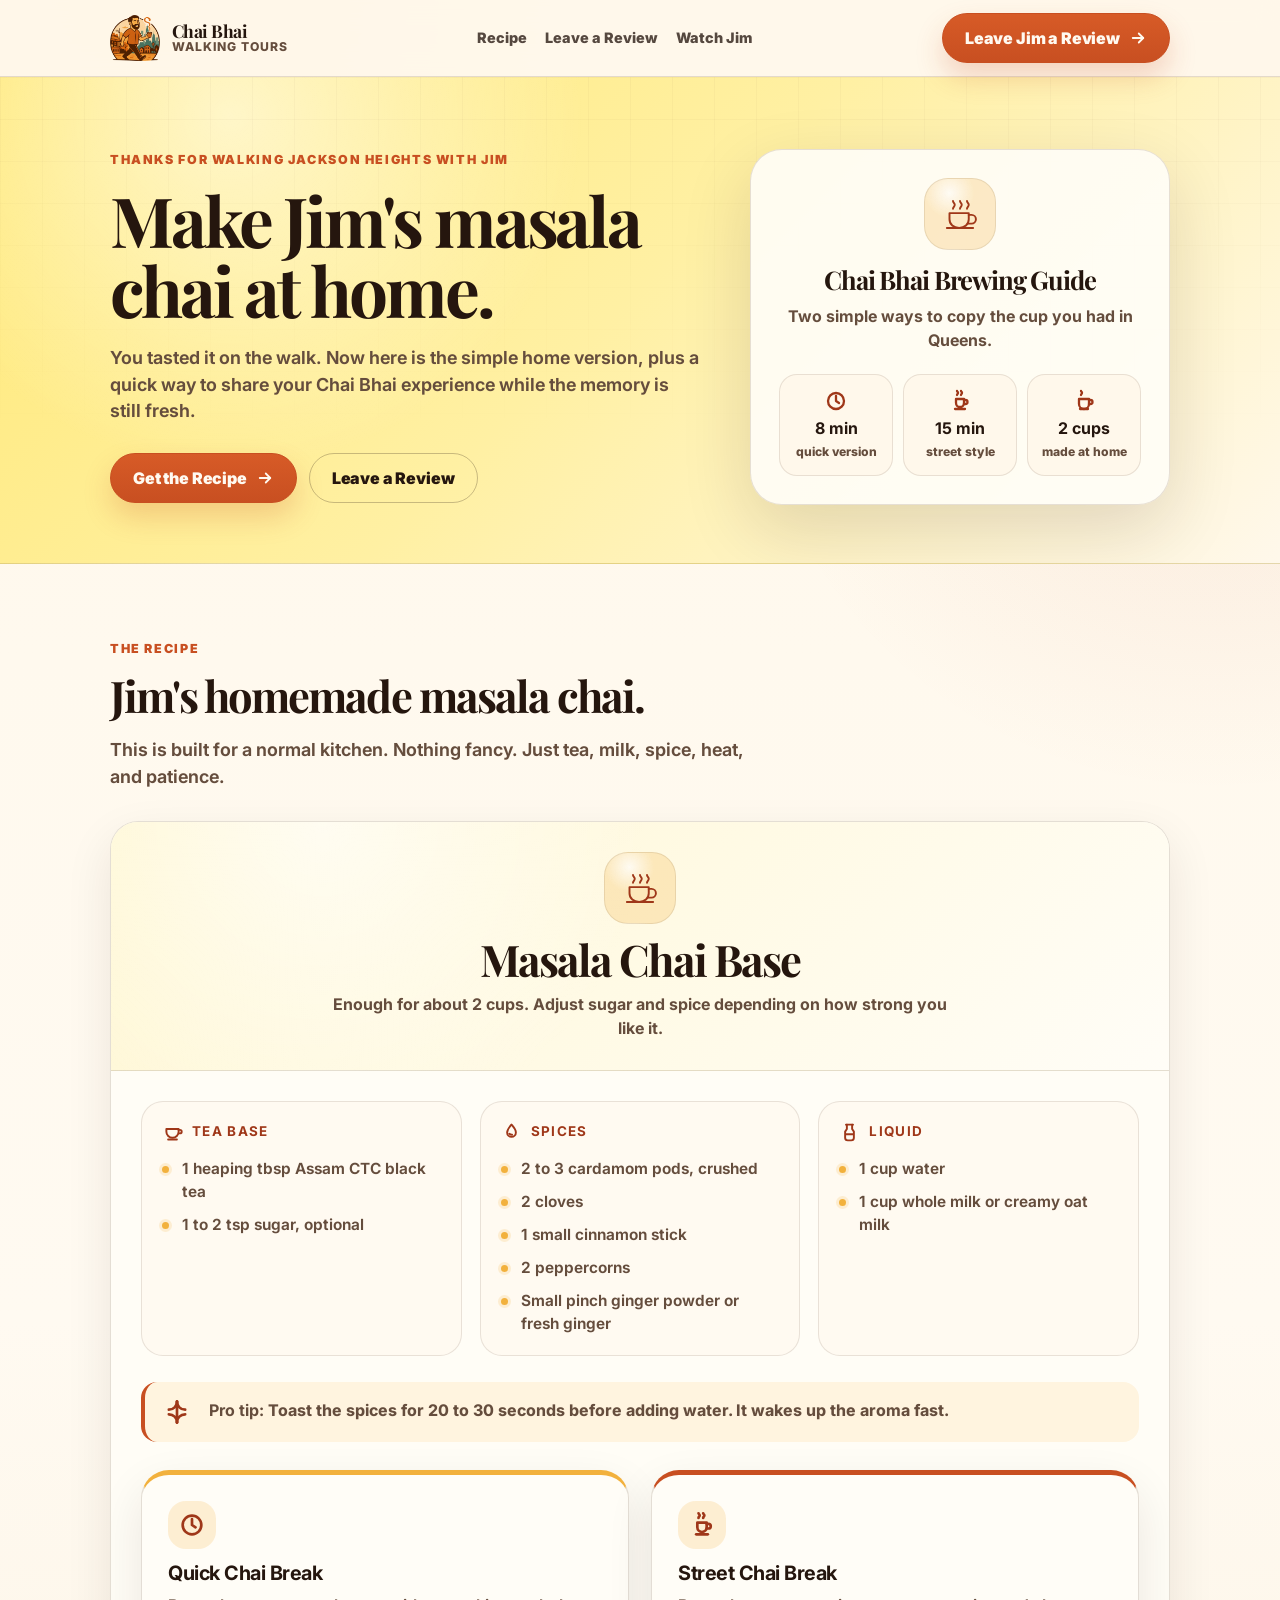
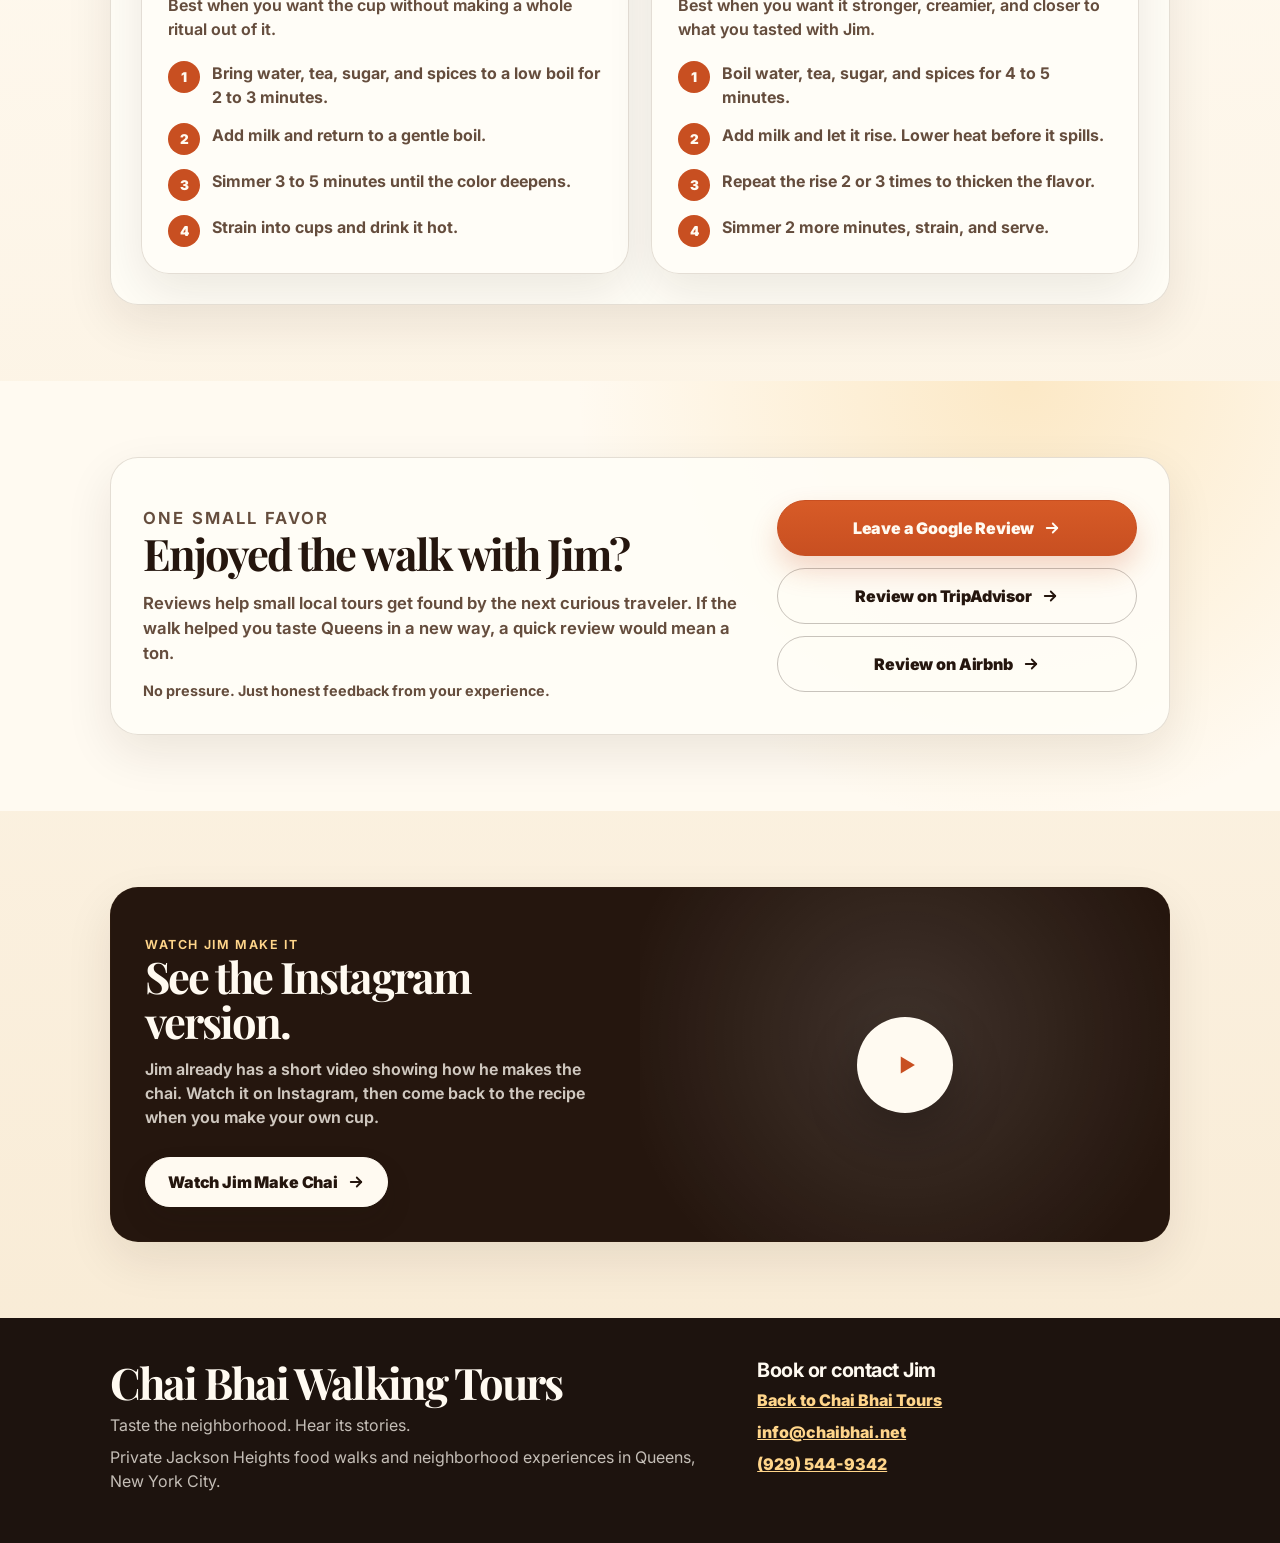
<file: review.html>
<!DOCTYPE html>
<html lang="en">
<head>
  <meta charset="UTF-8" />
  <meta name="viewport" content="width=device-width, initial-scale=1.0" />
  <link rel="icon" type="image/x-icon" href="/assets/images/favicon/favicon.ico">
  <link rel="icon" type="image/svg+xml" href="/assets/images/favicon/favicon.svg">
  <link rel="icon" type="image/png" sizes="96x96" href="/assets/images/favicon/favicon-96x96.png">
  <link rel="apple-touch-icon" href="/assets/images/favicon/apple-touch-icon.png">
  <link rel="manifest" href="/assets/images/favicon/site.webmanifest">

  <title>Make Jim's Masala Chai at Home | Chai Bhai Walking Tours</title>
  <meta name="description" content="Make Jim's masala chai at home after your Chai Bhai Walking Tour in Jackson Heights, Queens. Get the recipe, watch the brewing guide, and leave Jim a quick review." />

  <script async src="https://www.googletagmanager.com/gtag/js?id=G-D88138LXQQ"></script>
  <script>
    window.dataLayer = window.dataLayer || [];
    function gtag(){dataLayer.push(arguments);}
    gtag('js', new Date());
    gtag('config', 'G-D88138LXQQ');
  </script>

  <link rel="canonical" href="https://chaibhai.net/chai.html" />

  <link rel="preconnect" href="https://fonts.googleapis.com">
  <link rel="preconnect" href="https://fonts.gstatic.com" crossorigin>
  <link href="https://fonts.googleapis.com/css2?family=Caveat:wght@600;700&family=Inter:wght@400;500;600;700;800;900&family=Playfair+Display:wght@600;700;800&display=swap" rel="stylesheet">

  <link rel="stylesheet" href="./chai.css" />
</head>

<body>
  <header class="topbar">
    <div class="wrap nav">
      <a class="logo" href="index.html" aria-label="Chai Bhai Walking Tours home">
        <img src="assets/images/ChaiBhaiLogo.webp" alt="Chai Bhai Walking Tours logo">
        <span class="logo-text">
          <strong>Chai Bhai</strong>
          <span>Walking Tours</span>
        </span>
      </a>

      <nav class="nav-links" aria-label="Page navigation">
        <a href="#recipe">Recipe</a>
        <a href="#review">Leave a Review</a>
        <a href="#video">Watch Jim</a>
      </nav>

      <a class="btn" href="#review">
        Leave Jim a Review
        <svg viewBox="0 0 24 24" aria-hidden="true"><path d="M5 12h14" /><path d="m13 6 6 6-6 6" /></svg>
      </a>
    </div>
  </header>

  <main>
    <section class="hero">
      <div class="wrap hero-grid">
        <div>
          <p class="eyebrow">Thanks for walking Jackson Heights with Jim</p>
          <h1>Make Jim's masala chai at home.</h1>
          <p class="lead">You tasted it on the walk. Now here is the simple home version, plus a quick way to share your Chai Bhai experience while the memory is still fresh.</p>

          <div class="hero-actions">
            <a class="btn" href="#recipe">
              Get the Recipe
              <svg viewBox="0 0 24 24" aria-hidden="true"><path d="M5 12h14" /><path d="m13 6 6 6-6 6" /></svg>
            </a>
            <a class="btn btn-outline" href="#review">Leave a Review</a>
          </div>
        </div>

        <aside class="hero-card" aria-label="Chai guide summary">
          <div class="icon-mark" aria-hidden="true">
            <svg viewBox="0 0 48 48">
              <path d="M12 23h22v7c0 6-4.8 10-11 10s-11-4-11-10v-7Z" />
              <path d="M34 25h3.2a5 5 0 0 1 0 10H33" />
              <path d="M16 18c0-2 2-2.4 2-4.5S16 11 16 9" />
              <path d="M24 18c0-2 2-2.4 2-4.5S24 11 24 9" />
              <path d="M32 18c0-2 2-2.4 2-4.5S32 11 32 9" />
              <path d="M9 40h30" />
            </svg>
          </div>
          <h2>Chai Bhai Brewing Guide</h2>
          <p>Two simple ways to copy the cup you had in Queens.</p>

          <div class="mini-proof">
            <div>
              <svg viewBox="0 0 24 24" aria-hidden="true"><circle cx="12" cy="12" r="8" /><path d="M12 7v5l3 2" /></svg>
              <strong>8 min</strong>
              <span>quick version</span>
            </div>
            <div>
              <svg viewBox="0 0 24 24" aria-hidden="true"><path d="M7 20h10" /><path d="M8 10h8v4a4 4 0 0 1-8 0v-4Z" /><path d="M16 11h1.5a2 2 0 0 1 0 4H16" /><path d="M9 6c0-1 1-1.2 1-2.2S9 2.6 9 2" /><path d="M13 6c0-1 1-1.2 1-2.2S13 2.6 13 2" /></svg>
              <strong>15 min</strong>
              <span>street style</span>
            </div>
            <div>
              <svg viewBox="0 0 24 24" aria-hidden="true"><path d="M7 10h10v5a5 5 0 0 1-10 0v-5Z" /><path d="M17 11h1.5a2 2 0 0 1 0 4H17" /><path d="M8 20h8" /><path d="M9 6c0-1 1-1.2 1-2.2S9 2.6 9 2" /></svg>
              <strong>2 cups</strong>
              <span>made at home</span>
            </div>
          </div>
        </aside>
      </div>
    </section>

    <section class="section" id="recipe">
      <div class="wrap">
        <div class="section-intro">
          <p class="eyebrow">The recipe</p>
          <h2>Jim's homemade masala chai.</h2>
          <p class="lead">This is built for a normal kitchen. Nothing fancy. Just tea, milk, spice, heat, and patience.</p>
        </div>

        <article class="card recipe-card">
          <div class="recipe-header">
            <div class="icon-mark" aria-hidden="true">
              <svg viewBox="0 0 48 48">
                <path d="M12 23h22v7c0 6-4.8 10-11 10s-11-4-11-10v-7Z" />
                <path d="M34 25h3.2a5 5 0 0 1 0 10H33" />
                <path d="M16 18c0-2 2-2.4 2-4.5S16 11 16 9" />
                <path d="M24 18c0-2 2-2.4 2-4.5S24 11 24 9" />
                <path d="M32 18c0-2 2-2.4 2-4.5S32 11 32 9" />
                <path d="M9 40h30" />
              </svg>
            </div>
            <h2>Masala Chai Base</h2>
            <p>Enough for about 2 cups. Adjust sugar and spice depending on how strong you like it.</p>
          </div>

          <div class="recipe-body">
            <div class="ingredients-grid">
              <div class="ingredient-group">
                <h3>
                  <svg viewBox="0 0 24 24" aria-hidden="true"><path d="M5 8h14v3a7 7 0 0 1-14 0V8Z" /><path d="M19 9h1.5a2 2 0 0 1 0 4H19" /><path d="M7 20h10" /></svg>
                  Tea base
                </h3>
                <ul>
                  <li>1 heaping tbsp Assam CTC black tea</li>
                  <li>1 to 2 tsp sugar, optional</li>
                </ul>
              </div>

              <div class="ingredient-group">
                <h3>
                  <svg viewBox="0 0 24 24" aria-hidden="true"><path d="M12 3c2.5 3 5 5.5 5 9a5 5 0 0 1-10 0c0-3.5 2.5-6 5-9Z" /><path d="M9.5 13.5c1 .8 2.1 1.2 3.2 1.1" /></svg>
                  Spices
                </h3>
                <ul>
                  <li>2 to 3 cardamom pods, crushed</li>
                  <li>2 cloves</li>
                  <li>1 small cinnamon stick</li>
                  <li>2 peppercorns</li>
                  <li>Small pinch ginger powder or fresh ginger</li>
                </ul>
              </div>

              <div class="ingredient-group">
                <h3>
                  <svg viewBox="0 0 24 24" aria-hidden="true"><path d="M8 3h8" /><path d="M9 3v5l-2 3v7a3 3 0 0 0 3 3h4a3 3 0 0 0 3-3v-7l-2-3V3" /><path d="M8 14h8" /></svg>
                  Liquid
                </h3>
                <ul>
                  <li>1 cup water</li>
                  <li>1 cup whole milk or creamy oat milk</li>
                </ul>
              </div>
            </div>

            <p class="tip">
              <svg viewBox="0 0 24 24" aria-hidden="true"><path d="M12 3v18" /><path d="M5 10c4 0 7-3 7-7" /><path d="M19 10c-4 0-7-3-7-7" /><path d="M5 14c4 0 7 3 7 7" /><path d="M19 14c-4 0-7 3-7 7" /></svg>
              <span><strong>Pro tip:</strong> Toast the spices for 20 to 30 seconds before adding water. It wakes up the aroma fast.</span>
            </p>

            <div class="steps-grid">
              <article class="card steps-card quick">
                <div class="step-icon" aria-hidden="true">
                  <svg viewBox="0 0 24 24"><circle cx="12" cy="12" r="8" /><path d="M12 7v5l3 2" /></svg>
                </div>
                <h3>Quick Chai Break</h3>
                <p>Best when you want the cup without making a whole ritual out of it.</p>

                <ol class="steps-list">
                  <li><span>1</span><div>Bring water, tea, sugar, and spices to a low boil for 2 to 3 minutes.</div></li>
                  <li><span>2</span><div>Add milk and return to a gentle boil.</div></li>
                  <li><span>3</span><div>Simmer 3 to 5 minutes until the color deepens.</div></li>
                  <li><span>4</span><div>Strain into cups and drink it hot.</div></li>
                </ol>
              </article>

              <article class="card steps-card street">
                <div class="step-icon" aria-hidden="true">
                  <svg viewBox="0 0 24 24"><path d="M7 20h10" /><path d="M8 10h8v4a4 4 0 0 1-8 0v-4Z" /><path d="M16 11h1.5a2 2 0 0 1 0 4H16" /><path d="M9 6c0-1 1-1.2 1-2.2S9 2.6 9 2" /><path d="M13 6c0-1 1-1.2 1-2.2S13 2.6 13 2" /></svg>
                </div>
                <h3>Street Chai Break</h3>
                <p>Best when you want it stronger, creamier, and closer to what you tasted with Jim.</p>

                <ol class="steps-list">
                  <li><span>1</span><div>Boil water, tea, sugar, and spices for 4 to 5 minutes.</div></li>
                  <li><span>2</span><div>Add milk and let it rise. Lower heat before it spills.</div></li>
                  <li><span>3</span><div>Repeat the rise 2 or 3 times to thicken the flavor.</div></li>
                  <li><span>4</span><div>Simmer 2 more minutes, strain, and serve.</div></li>
                </ol>
              </article>
            </div>
          </div>
        </article>
      </div>
    </section>

    <section class="section review-section" id="review">
      <div class="wrap">
        <article class="card review-card">
          <div>
            <p class="eyebrow">One small favor</p>
            <h2>Enjoyed the walk with Jim?</h2>
            <p>Reviews help small local tours get found by the next curious traveler. If the walk helped you taste Queens in a new way, a quick review would mean a ton.</p>
            <p class="review-note">No pressure. Just honest feedback from your experience.</p>
          </div>

          <div class="review-buttons">
            <a class="btn" href="https://share.google/KQzzjGNJZ3UmKCYJe" target="_blank" rel="noopener noreferrer">
              Leave a Google Review
              <svg viewBox="0 0 24 24" aria-hidden="true"><path d="M5 12h14" /><path d="m13 6 6 6-6 6" /></svg>
            </a>

            <a class="btn btn-outline" href="https://www.tripadvisor.com/AttractionProductReview-g47960-d33965400-Jackson_Heights_Walking_Tour_Street_Eats_with_a_Queens_Local-Jackson_Heights_Queens.html" target="_blank" rel="noopener noreferrer">
              Review on TripAdvisor
              <svg viewBox="0 0 24 24" aria-hidden="true"><path d="M5 12h14" /><path d="m13 6 6 6-6 6" /></svg>
            </a>

            <a class="btn btn-outline" href="https://www.airbnb.com/experiences/6739540" target="_blank" rel="noopener noreferrer">
              Review on Airbnb
              <svg viewBox="0 0 24 24" aria-hidden="true"><path d="M5 12h14" /><path d="m13 6 6 6-6 6" /></svg>
            </a>
          </div>
        </article>
      </div>
    </section>

    <section class="section" id="video">
      <div class="wrap">
        <article class="card video-card">
          <div class="video-copy">
            <p class="eyebrow">Watch Jim make it</p>
            <h2>See the Instagram version.</h2>
            <p>Jim already has a short video showing how he makes the chai. Watch it on Instagram, then come back to the recipe when you make your own cup.</p>

            <div class="hero-actions">
              <a class="btn btn-light" href="https://www.instagram.com/reel/DT1ODJLkVsZ/" target="_blank" rel="noopener noreferrer">
                Watch Jim Make Chai
                <svg viewBox="0 0 24 24" aria-hidden="true"><path d="M5 12h14" /><path d="m13 6 6 6-6 6" /></svg>
              </a>
            </div>
          </div>

          <div class="video-box">
            <a class="play" href="https://www.instagram.com/reel/DT1ODJLkVsZ/" target="_blank" rel="noopener noreferrer" aria-label="Watch Jim make chai on Instagram">
              <svg viewBox="0 0 24 24" aria-hidden="true"><path d="M9 6v12l10-6-10-6Z" /></svg>
            </a>
          </div>
        </article>
      </div>
    </section>
  </main>

  <footer class="footer">
    <div class="wrap footer-grid">
      <div>
        <h2>Chai Bhai Walking Tours</h2>
        <p>Taste the neighborhood. Hear its stories.</p>
        <p>Private Jackson Heights food walks and neighborhood experiences in Queens, New York City.</p>
      </div>

      <div>
        <h3>Book or contact Jim</h3>
        <p><a href="index.html">Back to Chai Bhai Tours</a></p>
        <p><a href="mailto:info@chaibhai.net">info@chaibhai.net</a></p>
        <p><a href="tel:+19295449342">(929) 544-9342</a></p>
      </div>
    </div>
  </footer>

  <div class="sticky-review" aria-label="Sticky review button">
    <div>
      <strong>Enjoyed the tour?</strong>
      <span>Reviews help Jim get found.</span>
    </div>
    <a class="btn" href="https://share.google/KQzzjGNJZ3UmKCYJe" target="_blank" rel="noopener noreferrer">Review</a>
  </div>
</body>
</html>
</file>
<file: styles.css>
:root {
  --chb-ink: #25160e;
  --chb-ink-soft: #5f493b;
  --chb-cream: #fff8eb;
  --chb-cream-2: #f8ead3;
  --chb-card: #fffdf7;
  --chb-spice: #c84f21;
  --chb-spice-dark: #9f3719;
  --chb-gold: #f2b13d;
  --chb-green: #235343;
  --chb-border: rgba(77, 47, 26, 0.14);
  --chb-shadow: 0 24px 60px rgba(41, 24, 12, 0.14);
  --chb-radius: 28px;
  --chb-wrap: 1160px;
}

* {
  box-sizing: border-box;
}

html {
  scroll-behavior: smooth;
}

html.chb-modal-open,
html.chb-modal-open body,
body.chb-modal-open {
  overflow: hidden;
}

body {
  margin: 0;
  font-family: "Inter", system-ui, -apple-system, BlinkMacSystemFont, "Segoe UI", sans-serif;
  color: var(--chb-ink);
  background: var(--chb-cream);
  line-height: 1.5;
}

img {
  display: block;
  max-width: 100%;
}

a {
  color: inherit;
}

button,
a {
  -webkit-tap-highlight-color: transparent;
}

.chb-page {
  min-height: 100vh;
  overflow: clip;
  background:
    radial-gradient(circle at 8% 4%, rgba(242, 177, 61, 0.24), transparent 28rem),
    radial-gradient(circle at 90% 10%, rgba(200, 79, 33, 0.12), transparent 30rem),
    linear-gradient(180deg, #fff7e9 0%, #fffaf1 44%, #f8ead3 100%);
}

.chb-wrap {
  width: min(var(--chb-wrap), calc(100% - 40px));
  margin-inline: auto;
}

.chb-topbar {
  position: sticky;
  top: 0;
  z-index: 30;
  background: rgba(255, 248, 235, 0.88);
  border-bottom: 1px solid var(--chb-border);
  backdrop-filter: blur(16px);
}

.chb-nav {
  display: flex;
  align-items: center;
  justify-content: space-between;
  min-height: 78px;
  gap: 24px;
}

.chb-logo {
  display: inline-flex;
  align-items: center;
  gap: 12px;
  text-decoration: none;
  min-width: max-content;
}

.chb-logo-img {
  width: 48px;
  height: 48px;
  object-fit: contain;
}

.chb-logo-text {
  display: grid;
  line-height: 1.05;
}

.chb-logo-text strong {
  font-family: "Playfair Display", Georgia, serif;
  font-size: 1.08rem;
}

.chb-logo-text em {
  font-style: normal;
  font-size: 0.76rem;
  color: var(--chb-ink-soft);
  letter-spacing: 0.06em;
  text-transform: uppercase;
}

.chb-nav-links {
  display: flex;
  align-items: center;
  justify-content: center;
  gap: 24px;
  font-size: 0.91rem;
  font-weight: 700;
  color: rgba(37, 22, 14, 0.78);
}

.chb-nav-links a {
  text-decoration: none;
}

.chb-nav-links a:hover {
  color: var(--chb-spice);
}

.chb-btn {
  display: inline-flex;
  align-items: center;
  justify-content: center;
  min-height: 48px;
  padding: 0 22px;
  border: 1px solid var(--chb-spice);
  border-radius: 999px;
  background: linear-gradient(180deg, #d75b27, var(--chb-spice));
  color: #fffaf1;
  font-weight: 900;
  text-decoration: none;
  letter-spacing: -0.01em;
  box-shadow: 0 14px 28px rgba(200, 79, 33, 0.22);
  cursor: pointer;
  transition: transform 0.18s ease, box-shadow 0.18s ease, background 0.18s ease;
}

.chb-btn:hover {
  transform: translateY(-1px);
  box-shadow: 0 18px 34px rgba(200, 79, 33, 0.28);
}

.chb-btn-light {
  background: #fffaf1;
  color: var(--chb-ink);
  border-color: #fffaf1;
  box-shadow: 0 14px 28px rgba(0, 0, 0, 0.14);
}

.chb-btn-outline {
  background: rgba(255, 250, 241, 0.08);
  color: #fffaf1;
  border-color: rgba(255, 250, 241, 0.55);
  box-shadow: none;
}

.chb-btn-outline-ink {
  background: transparent;
  color: var(--chb-ink);
  border-color: rgba(37, 22, 14, 0.28);
  box-shadow: none;
}

.chb-btn-ghost {
  background: rgba(255, 248, 235, 0.7);
  color: var(--chb-ink);
  border-color: transparent;
  box-shadow: none;
}

.chb-btn-full {
  width: 100%;
}

.chb-hero {
  position: relative;
  padding: 70px 0 72px;
  isolation: isolate;
  background:
    linear-gradient(90deg, rgba(8, 18, 19, 0.88) 0%, rgba(8, 18, 19, 0.72) 42%, rgba(8, 18, 19, 0.26) 100%),
    linear-gradient(180deg, rgba(4, 9, 10, 0.08), rgba(4, 9, 10, 0.24)),
    url("assets/images/jackson-heights.webp") center / cover no-repeat;
  color: #fffaf1;
}

.chb-hero::before {
  content: "";
  position: absolute;
  inset: 0;
  z-index: 0;
  background:
    radial-gradient(circle at 22% 18%, rgba(242, 177, 61, 0.16), transparent 32%),
    linear-gradient(90deg, rgba(4, 9, 10, 0.18) 0%, transparent 58%, rgba(4, 9, 10, 0.18) 100%);
  pointer-events: none;
}

.chb-hero::after {
  content: "";
  position: absolute;
  inset: auto 0 -1px;
  height: 74px;
  background: linear-gradient(180deg, transparent, #fffaf1);
  pointer-events: none;
}

.chb-hero-grid {
  position: relative;
  z-index: 2;
  display: grid;
  grid-template-columns: minmax(0, 1.04fr) 420px;
  gap: 56px;
  align-items: center;
}

.chb-hero-copy {
  max-width: 740px;
}

.chb-eyebrow {
  margin: 0 0 14px;
  font-size: 0.78rem;
  font-weight: 900;
  letter-spacing: 0.12em;
  text-transform: uppercase;
  color: var(--chb-spice);
}

.chb-hero .chb-eyebrow,
.chb-booking .chb-eyebrow {
  color: #ffd58a;
}

.chb-h1,
.chb-h2,
.chb-h3 {
  margin: 0;
  line-height: 1.02;
  letter-spacing: -0.045em;
}

.chb-h1,
.chb-h2 {
  font-family: "Playfair Display", Georgia, serif;
}

.chb-h1 {
  max-width: 760px;
  font-size: clamp(2.4rem, 4.8vw, 4.6rem);
}

.chb-h2 {
  max-width: 820px;
  font-size: clamp(1.9rem, 3.2vw, 3.05rem);
}

.chb-h3 {
  font-size: 1.16rem;
  letter-spacing: -0.025em;
}

.chb-lead,
.chb-p {
  font-size: 1rem;
  color: var(--chb-ink-soft);
}

.chb-lead {
  max-width: 680px;
  margin: 24px 0 0;
  color: rgba(255, 250, 241, 0.88);
  font-size: clamp(1.02rem, 1.25vw, 1.14rem);
}

.chb-lead-mobile,
.chb-eyebrow-mobile,
.chb-proof-mobile,
.chb-mobile-hero-photo {
  display: none;
}

.chb-hero-proof {
  display: inline-flex;
  align-items: center;
  gap: 12px;
  width: fit-content;
  margin-top: 24px;
  padding: 10px 14px;
  border: 1px solid rgba(255, 250, 241, 0.24);
  border-radius: 999px;
  background: rgba(255, 250, 241, 0.12);
  color: #fffaf1;
  text-decoration: none;
  backdrop-filter: blur(14px);
}

.chb-google-review-icon {
  width: 56px;
  height: auto;
}

.chb-proof-copy {
  font-size: 0.92rem;
}

.chb-hero-actions,
.chb-section-action {
  display: flex;
  align-items: center;
  flex-wrap: wrap;
  gap: 14px;
  margin-top: 28px;
}

.chb-section-action--large {
  justify-content: center;
  margin-top: 34px;
}

.chb-booking-mini,
.chb-booking-card,
.chb-info-card,
.chb-proof-card,
.chb-guide-card {
  border: 1px solid var(--chb-border);
  border-radius: var(--chb-radius);
  background: rgba(255, 253, 247, 0.92);
  box-shadow: var(--chb-shadow);
}

.chb-booking-mini {
  overflow: hidden;
  color: var(--chb-ink);
}

.chb-mini-image {
  min-height: 260px;
  background:
    linear-gradient(180deg, rgba(37, 22, 14, 0.06), rgba(37, 22, 14, 0.42)),
    url("assets/images/chaibhaitour-mobile.webp") center/cover no-repeat;
}

.chb-mini-body {
  padding: 26px;
}

.chb-mini-meta {
  margin-top: 10px;
  color: var(--chb-ink-soft);
  font-weight: 600;
}

.chb-mini-price,
.chb-tour-price {
  display: flex;
  align-items: baseline;
  gap: 8px;
  margin-top: 18px;
}

.chb-mini-price strong,
.chb-tour-price strong {
  font-size: 2rem;
  letter-spacing: -0.06em;
}

.chb-mini-price span,
.chb-tour-price span {
  color: var(--chb-ink-soft);
  font-size: 0.92rem;
  font-weight: 800;
}

.chb-booking-mini ul,
.chb-tour-card ul,
.chb-booking-bullets {
  margin: 20px 0 24px;
  padding: 0;
  list-style: none;
  display: grid;
  gap: 10px;
}

.chb-booking-mini li,
.chb-tour-card li,
.chb-booking-bullets li {
  position: relative;
  padding-left: 26px;
  color: var(--chb-ink-soft);
  font-weight: 650;
}

.chb-booking-mini li::before,
.chb-tour-card li::before,
.chb-booking-bullets li::before {
  content: "";
  position: absolute;
  left: 0;
  top: 0.42em;
  width: 14px;
  height: 14px;
  border-radius: 50%;
  background: var(--chb-gold);
  box-shadow: inset 0 0 0 4px rgba(255, 255, 255, 0.55);
}

.chb-section {
  padding: 86px 0;
}

.chb-section-intro {
  max-width: 820px;
  margin-bottom: 34px;
}

.chb-tour-section {
  background: #fffaf1;
}

.chb-local-section {
  background: linear-gradient(180deg, #fffaf1, #f8ead3);
}

.chb-p {
  max-width: 760px;
  margin: 18px 0 0;
}

.chb-tour-helper,
.chb-choice-note {
  max-width: 760px;
  margin: 18px 0 0;
  color: var(--chb-ink-soft);
  font-weight: 700;
}

.chb-tour-helper a,
.chb-choice-note a,
.chb-footer a,
.chb-faq-item a {
  color: var(--chb-spice-dark);
  font-weight: 900;
}

.chb-cards-grid {
  display: grid;
  gap: 22px;
}

.chb-tour-grid {
  grid-template-columns: repeat(3, minmax(0, 1fr));
  align-items: stretch;
  margin-top: 34px;
}

.chb-info-card {
  padding: 28px;
}

.chb-tour-card {
  display: flex;
  flex-direction: column;
  position: relative;
  min-height: 100%;
  border-radius: 28px;
}

.chb-tour-card p {
  margin: 12px 0 0;
  color: var(--chb-ink-soft);
}

.chb-card-action {
  margin-top: auto;
}

.chb-tour-card--featured {
  transform: translateY(-12px);
  border-color: rgba(200, 79, 33, 0.35);
  background: linear-gradient(180deg, #fffdf7, #fff1d6);
  box-shadow: 0 30px 70px rgba(200, 79, 33, 0.16);
}

.chb-card-kicker {
  display: inline-flex;
  width: fit-content;
  margin-bottom: 14px;
  padding: 6px 10px;
  border-radius: 999px;
  background: rgba(242, 177, 61, 0.25);
  color: var(--chb-spice-dark);
  font-size: 0.73rem;
  font-weight: 900;
  letter-spacing: 0.08em;
  text-transform: uppercase;
}

.chb-featured-tour-note {
  font-size: 1rem;
  font-weight: 800;
  letter-spacing: -0.015em;
  color: var(--chb-spice-dark) !important;
}

.chb-mosaic {
  margin-top: 36px;
}

.chb-mosaic-grid {
  display: grid;
  grid-template-columns: 1.25fr 0.8fr 0.95fr;
  grid-template-rows: 260px 260px;
  gap: 16px;
}

.chb-mosaic-item {
  position: relative;
  overflow: hidden;
  margin: 0;
  border-radius: 30px;
  box-shadow: 0 20px 46px rgba(41, 24, 12, 0.12);
  border: 1px solid rgba(77, 47, 26, 0.1);
}

.chb-mosaic-item::after {
  content: "";
  position: absolute;
  inset: 0;
  background: linear-gradient(180deg, rgba(37, 22, 14, 0.04) 24%, rgba(37, 22, 14, 0.66));
  pointer-events: none;
}

.chb-mosaic-item img {
  position: absolute;
  inset: 0;
  width: 100%;
  height: 100%;
  object-fit: cover;
}

.chb-mosaic-item--taste {
  grid-row: span 2;
}

.chb-mosaic-item--chai img {
  object-position: 45% center;
}

.chb-mosaic-item--stories {
  grid-column: span 2;
}

.chb-mosaic-caption {
  position: absolute;
  left: 18px;
  right: 18px;
  bottom: 18px;
  padding: 14px 16px;
  border-radius: 18px;
  background: rgba(37, 22, 14, 0.74);
  color: #fffaf1;
  font-weight: 900;
  backdrop-filter: blur(8px);
  z-index: 1;
}

.chb-mosaic-dots {
  display: none;
}

.chb-guide-card {
  display: grid;
  grid-template-columns: 410px minmax(0, 1fr);
  gap: 44px;
  padding: 28px;
  align-items: center;
}

.chb-guide-photo {
  overflow: hidden;
  border-radius: 24px;
  align-self: stretch;
  min-height: 520px;
  background: var(--chb-cream-2);
}

.chb-guide-photo img {
  width: 100%;
  height: 100%;
  object-fit: cover;
}

.chb-guide-copy {
  padding: 16px 10px 16px 0;
}

.chb-guide-intro {
  margin: 18px 0 0;
  color: var(--chb-ink-soft);
  font-size: 1.08rem;
}

.chb-guide-benefit-grid {
  grid-template-columns: repeat(2, minmax(0, 1fr));
  margin-top: 28px;
}

.chb-benefit-card {
  padding: 22px;
  box-shadow: none;
}

.chb-feature-icon {
  display: inline-grid;
  place-items: center;
  width: 48px;
  height: 48px;
  margin-bottom: 14px;
  border-radius: 16px;
  background: rgba(242, 177, 61, 0.2);
  color: var(--chb-spice-dark);
}

.chb-feature-icon svg {
  width: 30px;
  height: 30px;
  stroke: currentColor;
  stroke-width: 2.5;
  stroke-linecap: round;
  stroke-linejoin: round;
}

.chb-benefit-card p,
.chb-detail-card p,
.chb-proof-card p {
  margin: 12px 0 0;
  color: var(--chb-ink-soft);
}

.chb-proof-band {
  background:
    radial-gradient(circle at 50% 0%, rgba(242, 177, 61, 0.22), transparent 34rem),
    #fffaf1;
}

.chb-proof-row {
  display: grid;
  grid-template-columns: repeat(3, minmax(0, 1fr));
  gap: 22px;
  margin-top: 34px;
}

.chb-proof-card {
  padding: 26px;
}

.chb-review-head {
  display: flex;
  align-items: center;
  gap: 12px;
  margin-bottom: 14px;
}

.chb-review-avatar {
  width: 54px;
  height: 54px;
  border-radius: 50%;
  object-fit: cover;
}

.chb-review-meta {
  display: grid;
  gap: 2px;
}

.chb-review-name {
  font-weight: 900;
}

.chb-review-source {
  color: var(--chb-ink-soft);
  font-size: 0.86rem;
  font-weight: 700;
}

.chb-stars {
  margin-bottom: 12px;
  color: #d89111;
  letter-spacing: 0.08em;
}

.chb-details-grid {
  grid-template-columns: repeat(3, minmax(0, 1fr));
  margin-top: 34px;
}

.chb-detail-card {
  box-shadow: none;
}

.chb-faq {
  background: #fffaf1;
}

.chb-faq-list {
  display: grid;
  gap: 12px;
  width: 100%;
  max-width: none;
  margin-top: 34px;
}

.chb-faq-item {
  border: 1px solid var(--chb-border);
  border-radius: 20px;
  background: #fffdf7;
  box-shadow: 0 12px 32px rgba(41, 24, 12, 0.06);
}

.chb-faq-item summary {
  display: flex;
  align-items: center;
  justify-content: space-between;
  gap: 16px;
  padding: 20px 22px;
  font-weight: 900;
  cursor: pointer;
  list-style: none;
}

.chb-faq-item summary::-webkit-details-marker {
  display: none;
}

.chb-faq-item p {
  margin: 0;
  padding: 0 22px 22px;
  color: var(--chb-ink-soft);
}

.chb-faq-toggle {
  display: inline-grid;
  place-items: center;
  flex: 0 0 auto;
  width: 34px;
  height: 34px;
  border-radius: 50%;
  background: rgba(242, 177, 61, 0.22);
  color: var(--chb-spice-dark);
}

.chb-faq-toggle svg {
  width: 20px;
  height: 20px;
  stroke: currentColor;
  stroke-width: 2.4;
  stroke-linecap: round;
}

.chb-faq-item[open] .chb-faq-line-v {
  display: none;
}

.chb-booking {
  color: #fffaf1;
  background:
    linear-gradient(135deg, rgba(37, 22, 14, 0.96), rgba(35, 83, 67, 0.92)),
    url("assets/images/chaibhaitour-mobile.webp") center/cover no-repeat;
}

.chb-booking .chb-p {
  color: rgba(255, 250, 241, 0.82);
}

.chb-booking-grid {
  display: grid;
  grid-template-columns: minmax(0, 1fr) 420px;
  gap: 44px;
  align-items: center;
}

.chb-booking-card {
  padding: 28px;
  color: var(--chb-ink);
}

.chb-booking-muted {
  margin-top: 10px;
}

.chb-book-options {
  display: grid;
  gap: 12px;
  margin-top: 22px;
}

.chb-book-option-featured {
  min-height: 56px;
}

.chb-booking-bullets {
  grid-template-columns: repeat(2, minmax(0, 1fr));
  margin-bottom: 0;
}

.chb-footer {
  padding: 56px 0 36px;
  background: #1d130e;
  color: rgba(255, 250, 241, 0.76);
}

.chb-footer-grid {
  display: grid;
  grid-template-columns: 1.2fr 0.8fr 0.8fr;
  gap: 36px;
}

.chb-footer h2,
.chb-footer h3 {
  margin: 0 0 12px;
  color: #fffaf1;
}

.chb-footer p {
  margin: 8px 0;
}

.chb-mobile-booking-bar {
  position: fixed;
  left: 12px;
  right: 12px;
  bottom: 12px;
  z-index: 40;
  display: none;
  align-items: center;
  justify-content: space-between;
  gap: 12px;
  padding: 12px;
  border: 1px solid var(--chb-border);
  border-radius: 22px;
  background: rgba(255, 253, 247, 0.96);
  box-shadow: 0 18px 50px rgba(0, 0, 0, 0.18);
  backdrop-filter: blur(16px);
}

.chb-mobile-booking-bar strong,
.chb-mobile-booking-bar span {
  display: block;
}

.chb-mobile-booking-bar strong {
  font-size: 0.92rem;
}

.chb-mobile-booking-bar span {
  color: var(--chb-ink-soft);
  font-size: 0.78rem;
  font-weight: 700;
}

.chb-mobile-booking-bar .chb-btn {
  min-height: 44px;
  padding-inline: 18px;
}

.chb-acuity-modal[hidden],
.chb-acuity-modal[aria-hidden="true"] {
  display: none;
}

.chb-acuity-modal {
  position: fixed;
  inset: 0;
  z-index: 100;
  display: none;
  place-items: center;
  padding: 28px;
}

.chb-acuity-modal.is-open,
.chb-acuity-modal[aria-hidden="false"] {
  display: grid;
}

.chb-acuity-backdrop {
  position: absolute;
  inset: 0;
  background: rgba(22, 13, 8, 0.72);
  backdrop-filter: blur(10px);
}

.chb-acuity-dialog {
  position: relative;
  z-index: 1;
  width: min(960px, 100%);
  max-height: min(92vh, 920px);
  overflow: hidden;
  border: 1px solid rgba(255, 250, 241, 0.18);
  border-radius: 30px;
  background: #fffaf1;
  color: var(--chb-ink);
  box-shadow: 0 30px 100px rgba(0, 0, 0, 0.34);
}

.chb-acuity-close {
  position: absolute;
  top: 16px;
  right: 16px;
  z-index: 2;
  display: inline-grid;
  place-items: center;
  width: 42px;
  height: 42px;
  border: 1px solid rgba(37, 22, 14, 0.14);
  border-radius: 50%;
  background: rgba(255, 250, 241, 0.94);
  color: var(--chb-ink);
  cursor: pointer;
}

.chb-acuity-close svg {
  width: 20px;
  height: 20px;
  stroke: currentColor;
  stroke-width: 2.6;
  stroke-linecap: round;
}

.chb-acuity-header {
  padding: 30px 72px 18px 30px;
  border-bottom: 1px solid var(--chb-border);
}

.chb-acuity-header .chb-h2 {
  font-size: clamp(1.6rem, 2.4vw, 2.3rem);
}

.chb-acuity-header .chb-p {
  margin-top: 10px;
}

.chb-acuity-frame {
  height: min(76vh, 760px);
  overflow: auto;
  background: #fff;
}

.chb-acuity-frame iframe {
  display: block;
  width: 100%;
  min-height: 760px;
}

@media (max-width: 980px) {
  .chb-nav-links {
    display: none;
  }

  .chb-hero-grid,
  .chb-booking-grid,
  .chb-guide-card {
    grid-template-columns: 1fr;
  }

  .chb-booking-mini {
    max-width: 520px;
  }

  .chb-guide-card {
    gap: 24px;
  }

  .chb-guide-photo {
    min-height: 440px;
  }

  .chb-tour-grid,
  .chb-proof-row,
  .chb-details-grid {
    grid-template-columns: 1fr 1fr;
  }

  .chb-tour-card--featured {
    transform: none;
  }
}

@media (max-width: 760px) {
  .chb-wrap {
    width: min(100% - 28px, var(--chb-wrap));
  }

  .chb-nav {
    min-height: 68px;
  }

  .chb-nav-cta {
    display: none;
  }

  .chb-logo-img {
    width: 42px;
    height: 42px;
  }

  .chb-hero {
    padding: 42px 0 54px;
    background:
      linear-gradient(180deg, rgba(8, 18, 19, 0.86), rgba(8, 18, 19, 0.68)),
      url("assets/images/jackson-heights.webp") center / cover no-repeat;
  }

  .chb-h1 {
    font-size: clamp(2.05rem, 10.5vw, 3rem);
  }

  .chb-h2 {
    font-size: clamp(1.65rem, 8vw, 2.25rem);
  }

  .chb-lead-desktop,
  .chb-eyebrow-desktop,
  .chb-proof-desktop {
    display: none;
  }

  .chb-lead-mobile,
  .chb-eyebrow-mobile,
  .chb-proof-mobile {
    display: inline;
  }

  .chb-mobile-hero-photo {
    display: block;
    overflow: hidden;
    margin-top: 26px;
    border-radius: 26px;
    box-shadow: 0 20px 50px rgba(0, 0, 0, 0.22);
  }

  .chb-booking-mini {
    display: none;
  }

  .chb-hero-actions {
    align-items: stretch;
  }

  .chb-hero-actions .chb-btn {
    width: 100%;
  }

  .chb-hero-proof {
    max-width: 100%;
  }

  .chb-section {
    padding: 64px 0;
  }

  .chb-tour-grid,
  .chb-proof-row,
  .chb-details-grid,
  .chb-guide-benefit-grid,
  .chb-footer-grid {
    grid-template-columns: 1fr;
  }

  .chb-info-card,
  .chb-proof-card,
  .chb-booking-card {
    padding: 24px;
  }

  .chb-mosaic-grid {
    display: flex;
    overflow-x: auto;
    scroll-snap-type: x mandatory;
    gap: 12px;
    padding-bottom: 8px;
    scrollbar-width: none;
  }

  .chb-mosaic-grid::-webkit-scrollbar {
    display: none;
  }

  .chb-mosaic-item {
    flex: 0 0 100%;
    min-height: 430px;
    scroll-snap-align: start;
  }

  .chb-mosaic-dots {
    display: flex;
    justify-content: center;
    gap: 8px;
    margin-top: 16px;
  }

  .chb-mosaic-dots button {
    width: 9px;
    height: 9px;
    border: 0;
    border-radius: 999px;
    background: rgba(37, 22, 14, 0.24);
    cursor: pointer;
  }

  .chb-mosaic-dots button.is-active {
    width: 24px;
    background: var(--chb-spice);
  }

  .chb-guide-card {
    padding: 14px;
  }

  .chb-guide-copy {
    padding: 10px;
  }

  .chb-guide-photo {
    min-height: 360px;
  }

  .chb-booking-bullets {
    grid-template-columns: 1fr;
  }

  .chb-mobile-booking-bar.is-visible {
    display: flex;
  }

  body {
    padding-bottom: 88px;
  }

  .chb-acuity-modal {
    padding: 0;
    place-items: stretch;
  }

  .chb-acuity-dialog {
    width: 100%;
    max-height: 100vh;
    min-height: 100vh;
    border-radius: 0;
  }

  .chb-acuity-header {
    padding: 24px 66px 16px 18px;
  }

  .chb-acuity-frame {
    height: calc(100vh - 142px);
  }

  .chb-acuity-frame iframe {
    min-height: calc(100vh - 142px);
  }
}

@media (max-width: 430px) {
  .chb-btn {
    min-height: 46px;
    padding-inline: 18px;
    font-size: 0.92rem;
  }

  .chb-h1 {
    font-size: 2.3rem;
  }

  .chb-google-review-icon {
    width: 54px;
  }

  .chb-proof-copy {
    font-size: 0.84rem;
  }

  .chb-mosaic-item {
    min-height: 380px;
  }
}


/* Restored pricing-table treatment */
.chb-tour-price {
  margin: 20px 0 0;
  padding: 14px 0;
  border-top: 1px solid rgba(77, 47, 26, 0.12);
  border-bottom: 1px solid rgba(77, 47, 26, 0.12);
}

.chb-tour-card--featured {
  transform: translateY(-12px);
  border-color: rgba(200, 79, 33, 0.35);
  background: linear-gradient(180deg, #fffdf7, #fff1d6);
  box-shadow: 0 30px 70px rgba(200, 79, 33, 0.16);
}

@media (max-width: 980px) {
  .chb-tour-card--featured {
    transform: none;
  }
}

@media (max-width: 760px) {
  .chb-mosaic-item--taste,
  .chb-mosaic-item--stories {
    grid-column: auto;
    grid-row: auto;
  }
}


/* Hero image update: cooler overlay over Jackson Heights background */
.chb-hero .chb-h1,
.chb-hero .chb-lead,
.chb-hero .chb-eyebrow {
  text-shadow: 0 2px 18px rgba(0, 0, 0, 0.22);
}

/* Hero compression pass: smaller proof, tighter headline, tighter hero booking card */
@media (min-width: 761px) {
  .chb-hero {
    padding: 56px 0 54px;
  }

  .chb-hero-grid {
    grid-template-columns: minmax(0, 1.02fr) 410px;
    gap: 48px;
  }

  .chb-h1 {
    max-width: 690px;
    font-size: clamp(2.35rem, 4vw, 3.85rem);
    line-height: 0.98;
    letter-spacing: -0.048em;
  }

  .chb-lead {
    max-width: 650px;
    margin-top: 20px;
    font-size: clamp(0.98rem, 1.05vw, 1.05rem);
    line-height: 1.45;
  }

  .chb-hero-proof {
    margin-top: 18px;
    gap: 9px;
    padding: 7px 12px;
  }

  .chb-google-review-icon {
    width: 54px;
  }

  .chb-proof-copy {
    font-size: 0.78rem;
    line-height: 1.2;
  }

  .chb-hero-actions {
    margin-top: 24px;
  }

  .chb-booking-mini {
    align-self: center;
  }

  .chb-mini-image {
    min-height: 205px;
  }

  .chb-mini-body {
    padding: 20px 22px 22px;
  }

  .chb-mini-body .chb-h3 {
    font-size: 1.05rem;
    line-height: 1.12;
  }

  .chb-mini-meta {
    margin-top: 7px;
    font-size: 0.9rem;
    line-height: 1.38;
  }

  .chb-mini-price {
    margin-top: 12px;
  }

  .chb-mini-price strong {
    font-size: 1.72rem;
  }

  .chb-mini-price span {
    font-size: 0.82rem;
  }

  .chb-booking-mini ul {
    margin: 12px 0 18px;
    gap: 7px;
  }

  .chb-booking-mini li {
    padding-left: 22px;
    font-size: 0.9rem;
    line-height: 1.3;
  }

  .chb-booking-mini li::before {
    width: 11px;
    height: 11px;
    top: 0.44em;
  }

  .chb-booking-mini .chb-btn {
    min-height: 44px;
    font-size: 0.92rem;
  }
}

@media (max-width: 760px) {
  .chb-h1 {
    font-size: clamp(1.95rem, 9.6vw, 2.72rem);
  }

  .chb-hero-proof {
    padding: 8px 11px;
    gap: 8px;
  }

  .chb-google-review-icon {
    width: 54px;
  }

  .chb-proof-copy {
    font-size: 0.8rem;
  }
}

@media (max-width: 430px) {
  .chb-h1 {
    font-size: 2.08rem;
  }

  .chb-google-review-icon {
    width: 54px;
  }

  .chb-proof-copy {
    font-size: 0.76rem;
  }
}

/* Requested cleanup pass: mobile cream hero, taller desktop card image, fixed mosaic placement */
@media (min-width: 761px) {
  .chb-mini-image {
    min-height: 245px;
    background-position: center 30%;
  }

  .chb-mosaic-item--stories {
    grid-column: auto;
    grid-row: auto;
  }
}

@media (max-width: 760px) {
  .chb-hero {
    padding: 34px 0 0;
    color: var(--chb-ink);
    background: linear-gradient(180deg, #fff8eb 0%, #fffaf1 100%);
    border-bottom: 2px solid rgba(77, 47, 26, 0.16);
  }

  .chb-hero::before,
  .chb-hero::after {
    display: none;
  }

  .chb-hero .chb-h1,
  .chb-hero .chb-lead,
  .chb-hero .chb-eyebrow {
    text-shadow: none;
  }

  .chb-hero .chb-eyebrow {
    color: var(--chb-spice);
  }

  .chb-hero .chb-lead {
    color: var(--chb-ink-soft);
  }

  .chb-hero-proof {
    border-color: rgba(77, 47, 26, 0.18);
    background: rgba(255, 253, 247, 0.88);
    color: var(--chb-ink);
    box-shadow: 0 12px 32px rgba(41, 24, 12, 0.08);
    backdrop-filter: none;
  }

  .chb-hero-actions .chb-btn-light {
    background: var(--chb-spice);
    color: #fffaf1;
    box-shadow: 0 16px 34px rgba(200, 79, 33, 0.22);
  }

  .chb-hero-actions .chb-btn-outline {
    border-color: rgba(77, 47, 26, 0.22);
    color: var(--chb-ink);
    background: rgba(255, 253, 247, 0.72);
  }

  .chb-mobile-hero-photo {
    margin: 28px -14px 0;
    border-radius: 0;
    box-shadow: none;
    border-top: 1px solid rgba(77, 47, 26, 0.16);
  }

  .chb-mobile-hero-photo img {
    width: 100%;
    height: 320px;
    object-fit: cover;
    object-position: center;
  }
}

@media (max-width: 430px) {
  .chb-mobile-hero-photo img {
    height: 265px;
  }
}

/* Cal.com popup integration */
[data-cal-link] {
  cursor: pointer;
}

[data-cal-link]:focus-visible {
  outline: 3px solid rgba(242, 177, 61, 0.85);
  outline-offset: 4px;
}

[data-cal-link].chb-btn {
  user-select: none;
}

/* Keep the mobile sticky booking bar beneath the Cal popup */
.chb-mobile-booking-bar {
  z-index: 40;
}

/* Cal injects its own popup/iframe. This keeps any Cal iframe visually clean if it appears inside the DOM. */
iframe[src*="cal.com"],
iframe[src*="app.cal.com"] {
  color-scheme: light;
  border: 0;
}

/* Optional safety: if Cal renders an inline frame for any reason, don't let it look broken */
.cal-embed,
.cal-embed iframe,
div[id*="cal"] iframe {
  max-width: 100%;
}

/* Mobile tap behavior for Cal booking buttons */
@media (max-width: 760px) {
  [data-cal-link].chb-btn {
    touch-action: manipulation;
  }
}

/* Etsy-inspired Chai product page */
.chb-etsy-page {
  min-height: 100vh;
  overflow: clip;
  background:
    radial-gradient(circle at 8% 4%, rgba(242, 177, 61, 0.15), transparent 24rem),
    radial-gradient(circle at 92% 8%, rgba(200, 79, 33, 0.08), transparent 26rem),
    linear-gradient(180deg, #fff8eb 0%, #fffaf1 42%, #f8ead3 100%);
}

.chb-etsy-page .chb-pdp-topbar {
  background: rgba(255, 248, 235, 0.92);
}

.chb-etsy-page .chb-pdp-nav {
  display: flex;
  align-items: center;
  justify-content: space-between;
  min-height: 72px;
  gap: 18px;
}

.chb-etsy-page .chb-pdp-nav-cta {
  min-height: 44px;
  padding-inline: 22px;
  font-size: 0.92rem;
}

.chb-pdp-main {
  padding-bottom: 0;
}

.chb-pdp-hero {
  padding: 54px 0 46px;
  border-bottom: 1px solid rgba(77, 47, 26, 0.12);
}

.chb-pdp-grid {
  display: grid;
  grid-template-columns: minmax(420px, 0.98fr) minmax(360px, 0.82fr);
  gap: clamp(34px, 5vw, 72px);
  align-items: start;
  max-width: 1080px;
}

.chb-pdp-gallery {
  position: sticky;
  top: 104px;
}

.chb-pdp-slider {
  position: relative;
  overflow: hidden;
  aspect-ratio: 1 / 1;
  border: 1px solid rgba(77, 47, 26, 0.12);
  border-radius: 24px;
  background: #fff3de;
  box-shadow: 0 18px 44px rgba(41, 24, 12, 0.11);
}

.chb-pdp-slide {
  position: absolute;
  inset: 0;
  display: none;
  margin: 0;
}

.chb-pdp-slide.is-active {
  display: block;
}

.chb-pdp-slide img {
  width: 100%;
  height: 100%;
  object-fit: cover;
  background: #fff3de;
}

.chb-pdp-slider-button {
  position: absolute;
  top: 50%;
  z-index: 3;
  display: grid;
  place-items: center;
  width: 42px;
  height: 42px;
  border: 1px solid rgba(37, 22, 14, 0.14);
  border-radius: 50%;
  background: rgba(255, 250, 241, 0.92);
  color: var(--chb-ink);
  font-size: 1.45rem;
  font-weight: 900;
  line-height: 1;
  cursor: pointer;
  transform: translateY(-50%);
  box-shadow: 0 12px 30px rgba(41, 24, 12, 0.12);
}

.chb-pdp-slider-button--prev {
  left: 14px;
}

.chb-pdp-slider-button--next {
  right: 14px;
}

.chb-pdp-dots {
  position: absolute;
  left: 0;
  right: 0;
  bottom: 14px;
  z-index: 4;
  display: flex;
  justify-content: center;
  gap: 8px;
}

.chb-pdp-dot {
  width: 9px;
  height: 9px;
  padding: 0;
  border: 0;
  border-radius: 999px;
  background: rgba(255, 250, 241, 0.72);
  box-shadow: 0 0 0 1px rgba(37, 22, 14, 0.18);
  cursor: pointer;
}

.chb-pdp-dot.is-active {
  width: 25px;
  background: var(--chb-spice);
  box-shadow: none;
}

.chb-pdp-info {
  padding-top: 4px;
}

.chb-pdp-kicker {
  margin: 0 0 10px;
  color: var(--chb-spice);
  font-size: 0.74rem;
  font-weight: 900;
  letter-spacing: 0.13em;
  text-transform: uppercase;
}

.chb-pdp-title {
  margin: 0;
  max-width: 560px;
  font-family: "Playfair Display", Georgia, serif;
  font-size: clamp(2.2rem, 4vw, 3.55rem);
  line-height: 0.98;
  letter-spacing: -0.05em;
  color: var(--chb-ink);
}

.chb-pdp-review-line {
  display: flex;
  align-items: center;
  flex-wrap: wrap;
  gap: 8px;
  margin: 14px 0 0;
  color: var(--chb-ink-soft);
  font-size: 0.93rem;
  font-weight: 800;
}

.chb-pdp-review-line span {
  color: #d89111;
  letter-spacing: 0.04em;
}

.chb-pdp-price-block {
  display: flex;
  align-items: baseline;
  flex-wrap: wrap;
  gap: 10px;
  margin: 18px 0 0;
}

.chb-pdp-price-block strong {
  font-size: 2.65rem;
  line-height: 1;
  letter-spacing: -0.075em;
}

.chb-pdp-price-block span {
  color: var(--chb-ink);
  font-size: 1rem;
  font-weight: 950;
}

.chb-pdp-description {
  max-width: 540px;
  margin: 16px 0 0;
  color: var(--chb-ink-soft);
  font-size: 1rem;
  font-weight: 650;
  line-height: 1.55;
}

.chb-pdp-highlights {
  margin-top: 24px;
  padding-top: 24px;
  border-top: 1px solid rgba(77, 47, 26, 0.13);
}

.chb-pdp-highlights h2 {
  margin: 0 0 14px;
  color: var(--chb-ink);
  font-size: 1.14rem;
  letter-spacing: -0.02em;
}

.chb-pdp-highlight-row,
.chb-pdp-policy-row {
  display: grid;
  grid-template-columns: 30px minmax(0, 1fr);
  gap: 13px;
  align-items: start;
  margin-top: 14px;
  color: var(--chb-ink-soft);
  font-size: 0.99rem;
  line-height: 1.35;
}

.chb-pdp-highlight-row strong,
.chb-pdp-policy-row strong {
  color: var(--chb-ink);
  font-weight: 900;
}

.chb-pdp-icon {
  display: inline-grid;
  place-items: center;
  width: 28px;
  height: 28px;
  color: #342820;
}

.chb-pdp-icon svg {
  display: block;
  width: 25px;
  height: 25px;
  overflow: visible;
  color: currentColor;
  fill: none;
  stroke: currentColor;
  stroke-width: 2.05;
  stroke-linecap: round;
  stroke-linejoin: round;
}

.chb-pdp-icon svg path,
.chb-pdp-icon svg circle,
.chb-pdp-icon svg rect,
.chb-pdp-icon svg line,
.chb-pdp-icon svg polyline {
  fill: none;
  stroke: currentColor;
  vector-effect: non-scaling-stroke;
}

.chb-pdp-buy-box {
  display: grid;
  gap: 9px;
  margin-top: 26px;
}

.chb-pdp-buy-button {
  width: min(100%, 360px);
  min-height: 56px;
  font-size: 1rem;
}

.chb-pdp-buy-box p {
  margin: 0;
  color: var(--chb-ink-soft);
  font-size: 0.86rem;
  font-weight: 800;
}

.chb-pdp-details-section {
  padding: 44px 0 38px;
  background: #fffaf1;
}

.chb-pdp-details-wrap {
  max-width: 980px;
}

.chb-pdp-detail {
  border-top: 1px solid rgba(77, 47, 26, 0.14);
}

.chb-pdp-detail:last-child {
  border-bottom: 1px solid rgba(77, 47, 26, 0.14);
}

.chb-pdp-detail summary {
  display: flex;
  align-items: center;
  justify-content: space-between;
  gap: 16px;
  padding: 26px 0;
  color: var(--chb-ink);
  font-size: 1.45rem;
  font-weight: 900;
  letter-spacing: -0.035em;
  cursor: pointer;
  list-style: none;
}

.chb-pdp-detail summary::-webkit-details-marker {
  display: none;
}

.chb-pdp-chevron {
  position: relative;
  display: inline-block;
  width: 18px;
  height: 18px;
  flex: 0 0 auto;
}

.chb-pdp-chevron::before,
.chb-pdp-chevron::after {
  content: "";
  position: absolute;
  top: 8px;
  width: 10px;
  height: 3px;
  border-radius: 99px;
  background: var(--chb-ink);
}

.chb-pdp-chevron::before {
  left: 1px;
  transform: rotate(45deg);
}

.chb-pdp-chevron::after {
  right: 1px;
  transform: rotate(-45deg);
}

.chb-pdp-detail[open] .chb-pdp-chevron::before {
  transform: rotate(-45deg);
}

.chb-pdp-detail[open] .chb-pdp-chevron::after {
  transform: rotate(45deg);
}

.chb-pdp-detail-body {
  max-width: 820px;
  padding: 0 0 28px;
}

.chb-pdp-detail-body p {
  margin: 0 0 18px;
  color: var(--chb-ink-soft);
  font-size: 1.02rem;
  line-height: 1.55;
}

.chb-pdp-check-list {
  display: grid;
  gap: 8px;
  margin: 8px 0 20px;
  padding: 0;
  list-style: none;
}

.chb-pdp-check-list li {
  position: relative;
  padding-left: 24px;
  color: var(--chb-ink-soft);
  font-weight: 750;
}

.chb-pdp-check-list li::before {
  content: "";
  position: absolute;
  left: 0;
  top: 0.22em;
  width: 15px;
  height: 15px;
  background: var(--chb-spice-dark);
  -webkit-mask: url("data:image/svg+xml,%3Csvg xmlns='http://www.w3.org/2000/svg' viewBox='0 0 24 24' fill='none' stroke='black' stroke-width='3' stroke-linecap='round' stroke-linejoin='round'%3E%3Cpath d='M20 6 9 17l-5-5'/%3E%3C/svg%3E") center / contain no-repeat;
  mask: url("data:image/svg+xml,%3Csvg xmlns='http://www.w3.org/2000/svg' viewBox='0 0 24 24' fill='none' stroke='black' stroke-width='3' stroke-linecap='round' stroke-linejoin='round'%3E%3Cpath d='M20 6 9 17l-5-5'/%3E%3C/svg%3E") center / contain no-repeat;
}

.chb-pdp-prep-grid {
  display: grid;
  grid-template-columns: repeat(3, minmax(0, 1fr));
  gap: 16px;
}

.chb-pdp-prep-grid div {
  padding: 18px;
  border: 1px solid rgba(77, 47, 26, 0.12);
  border-radius: 18px;
  background: rgba(255, 253, 247, 0.8);
}

.chb-pdp-prep-grid strong {
  display: block;
  margin-bottom: 6px;
  color: var(--chb-ink);
  letter-spacing: -0.02em;
}

.chb-pdp-prep-grid p {
  margin: 0;
  font-size: 0.94rem;
}


.chb-pdp-mobile-bar {
  position: fixed;
  left: 12px;
  right: 12px;
  bottom: 12px;
  z-index: 40;
  display: none;
  align-items: center;
  justify-content: space-between;
  gap: 12px;
  padding: 12px;
  border: 1px solid rgba(77, 47, 26, 0.16);
  border-radius: 22px;
  background: rgba(255, 253, 247, 0.96);
  box-shadow: 0 18px 50px rgba(0, 0, 0, 0.18);
  backdrop-filter: blur(16px);
}

.chb-pdp-mobile-bar strong,
.chb-pdp-mobile-bar span {
  display: block;
}

.chb-pdp-mobile-bar strong {
  color: var(--chb-ink);
  font-size: 0.9rem;
  line-height: 1.15;
}

.chb-pdp-mobile-bar span {
  color: var(--chb-ink-soft);
  font-size: 0.78rem;
  font-weight: 800;
}

.chb-pdp-mobile-bar .chb-btn {
  min-height: 44px;
  padding-inline: 18px;
  white-space: nowrap;
}

@media (max-width: 980px) {
  .chb-pdp-grid {
    grid-template-columns: minmax(340px, 0.92fr) minmax(320px, 0.8fr);
    gap: 32px;
  }

  .chb-pdp-title {
    font-size: clamp(2rem, 4.4vw, 3rem);
  }

  .chb-pdp-prep-grid {
    grid-template-columns: 1fr;
  }
}

@media (max-width: 760px) {
  .chb-etsy-page {
    padding-bottom: 86px;
  }

  .chb-etsy-page .chb-wrap {
    width: min(100% - 28px, var(--chb-wrap));
  }

  .chb-etsy-page .chb-pdp-nav {
    min-height: 64px;
  }

  .chb-etsy-page .chb-logo-img {
    width: 42px;
    height: 42px;
  }

  .chb-etsy-page .chb-logo-text strong {
    font-size: 1rem;
  }

  .chb-etsy-page .chb-logo-text em {
    font-size: 0.69rem;
  }

  .chb-etsy-page .chb-pdp-nav-cta {
    min-height: 40px;
    padding-inline: 14px;
    font-size: 0.86rem;
  }

  .chb-pdp-hero {
    padding: 22px 0 28px;
  }

  .chb-pdp-grid {
    grid-template-columns: 1fr;
    gap: 24px;
  }

  .chb-pdp-gallery {
    position: relative;
    top: auto;
  }

  .chb-pdp-slider {
    border-radius: 22px;
  }

  .chb-pdp-slider-button {
    width: 38px;
    height: 38px;
  }

  .chb-pdp-info {
    padding-top: 0;
  }

  .chb-pdp-kicker {
    margin-bottom: 8px;
    font-size: 0.69rem;
  }

  .chb-pdp-title {
    font-size: clamp(2rem, 9vw, 2.62rem);
  }

  .chb-pdp-review-line {
    margin-top: 11px;
    font-size: 0.86rem;
  }

  .chb-pdp-price-block {
    margin-top: 15px;
  }

  .chb-pdp-price-block strong {
    font-size: 2.2rem;
  }

  .chb-pdp-description {
    margin-top: 12px;
    font-size: 0.96rem;
    line-height: 1.46;
  }

  .chb-pdp-highlights {
    margin-top: 18px;
    padding-top: 18px;
  }

  .chb-pdp-highlights h2 {
    margin-bottom: 10px;
    font-size: 1.03rem;
  }

  .chb-pdp-highlight-row,
  .chb-pdp-policy-row {
    grid-template-columns: 28px minmax(0, 1fr);
    gap: 11px;
    margin-top: 12px;
    font-size: 0.94rem;
  }

  .chb-pdp-icon {
    width: 26px;
    height: 26px;
  }

  .chb-pdp-icon svg {
    width: 23px;
    height: 23px;
  }

  .chb-pdp-buy-box {
    margin-top: 21px;
  }

  .chb-pdp-buy-button {
    width: 100%;
    min-height: 54px;
  }

  .chb-pdp-details-section {
    padding: 24px 0 22px;
  }

  .chb-pdp-detail summary {
    padding: 21px 0;
    font-size: 1.22rem;
  }

  .chb-pdp-detail-body {
    padding-bottom: 22px;
  }

  .chb-pdp-detail-body p {
    margin-bottom: 14px;
    font-size: 0.96rem;
  }

  .chb-pdp-prep-grid {
    gap: 10px;
  }

  .chb-pdp-prep-grid div {
    padding: 15px;
  }

  .chb-pdp-mobile-bar.is-visible {
    display: flex;
  }
}

@media (max-width: 430px) {
  .chb-etsy-page .chb-wrap {
    width: calc(100% - 24px);
  }

  .chb-etsy-page .chb-pdp-nav-cta {
    padding-inline: 12px;
    font-size: 0.82rem;
  }

  .chb-etsy-page .chb-logo {
    gap: 9px;
  }

  .chb-pdp-title {
    font-size: 2.08rem;
  }

  .chb-pdp-price-block strong {
    font-size: 2.05rem;
  }

  .chb-pdp-mobile-bar {
    left: 10px;
    right: 10px;
    bottom: 10px;
    padding: 10px;
  }

  .chb-pdp-mobile-bar strong {
    font-size: 0.84rem;
  }

  .chb-pdp-mobile-bar .chb-btn {
    padding-inline: 15px;
  }
}

/* Chai Bhai Watch Party page */
.chb-event-page {
  background:
    radial-gradient(circle at 10% 4%, rgba(242, 177, 61, 0.2), transparent 28rem),
    radial-gradient(circle at 88% 12%, rgba(200, 79, 33, 0.13), transparent 30rem),
    linear-gradient(180deg, #fff8eb 0%, #fffaf1 46%, #f8ead3 100%);
}

.chb-event-topbar {
  background: rgba(255, 248, 235, 0.92);
}

.chb-event-nav {
  min-height: 72px;
}

.chb-event-nav-cta {
  min-height: 44px;
  padding-inline: 20px;
  font-size: 0.92rem;
}

.chb-event-hero {
  padding: 62px 0 64px;
  border-bottom: 1px solid var(--chb-border);
}

.chb-event-hero-grid {
  display: grid;
  grid-template-columns: minmax(0, 1fr) 420px;
  gap: 54px;
  align-items: center;
}

.chb-event-copy {
  max-width: 780px;
}

.chb-event-page .chb-h1 {
  max-width: 820px;
  font-size: clamp(2.5rem, 4.6vw, 4.25rem);
}

.chb-event-page .chb-lead {
  max-width: 680px;
  margin-top: 18px;
  color: var(--chb-ink-soft);
  font-weight: 650;
}

.chb-event-primary-card,
.chb-event-poster-card,
.chb-event-location-card {
  border: 1px solid var(--chb-border);
  border-radius: 28px;
  background: rgba(255, 253, 247, 0.9);
  box-shadow: 0 20px 54px rgba(41, 24, 12, 0.1);
}

.chb-event-primary-card {
  max-width: 680px;
  margin-top: 26px;
  padding: 24px;
}

.chb-event-matchup {
  display: flex;
  flex-wrap: wrap;
  align-items: center;
  gap: 12px;
  margin-bottom: 20px;
  font-weight: 950;
  letter-spacing: -0.03em;
}

.chb-event-matchup span {
  display: inline-flex;
  align-items: center;
  min-height: 40px;
  padding: 9px 13px;
  border: 1px solid rgba(77, 47, 26, 0.12);
  border-radius: 999px;
  background: #fffaf1;
  box-shadow: 0 10px 24px rgba(41, 24, 12, 0.05);
}

.chb-event-matchup strong {
  display: inline-grid;
  place-items: center;
  width: 42px;
  height: 42px;
  border-radius: 50%;
  background: var(--chb-ink);
  color: #fffaf1;
  font-size: 0.78rem;
  text-transform: uppercase;
}

.chb-event-detail-list {
  display: grid;
  gap: 14px;
}

.chb-event-detail {
  display: grid;
  grid-template-columns: 34px minmax(0, 1fr);
  gap: 12px;
  align-items: start;
  color: var(--chb-ink-soft);
  font-weight: 700;
}

.chb-event-detail strong {
  color: var(--chb-ink);
  font-weight: 950;
}

.chb-event-detail a {
  color: var(--chb-spice-dark);
  font-weight: 950;
}

.chb-event-icon {
  display: inline-grid;
  place-items: center;
  width: 34px;
  height: 34px;
  border-radius: 12px;
  background: rgba(242, 177, 61, 0.2);
  color: var(--chb-spice-dark);
}

.chb-event-icon svg {
  width: 21px;
  height: 21px;
  stroke: currentColor;
  stroke-width: 2.25;
  stroke-linecap: round;
  stroke-linejoin: round;
}

.chb-event-actions {
  display: grid;
  gap: 10px;
  width: fit-content;
  margin-top: 24px;
}

.chb-event-main-cta {
  min-height: 56px;
  min-width: 240px;
  padding-inline: 30px;
  font-size: 1.03rem;
}

.chb-event-actions p {
  max-width: 560px;
  margin: 0;
  color: var(--chb-ink-soft);
  font-size: 0.9rem;
  font-weight: 800;
}

.chb-event-actions strong {
  color: var(--chb-spice-dark);
}

.chb-event-poster-card {
  overflow: hidden;
  background: #071424;
}

.chb-event-poster-card img {
  width: 100%;
  height: auto;
}

.chb-event-strip {
  padding: 24px 0;
  background: #1d130e;
  color: #fffaf1;
}

.chb-event-strip-grid {
  display: grid;
  grid-template-columns: repeat(3, minmax(0, 1fr));
  gap: 14px;
}

.chb-event-strip-item {
  display: flex;
  align-items: center;
  gap: 12px;
  padding: 14px 16px;
  border: 1px solid rgba(255, 250, 241, 0.13);
  border-radius: 18px;
  background: rgba(255, 250, 241, 0.06);
  font-weight: 900;
}

.chb-event-strip-item .chb-event-icon {
  flex: 0 0 auto;
  background: rgba(242, 177, 61, 0.18);
  color: #ffd58a;
}

.chb-event-section-intro {
  margin-bottom: 28px;
}

.chb-event-schedule-section {
  background: #fffaf1;
}

.chb-event-schedule-grid {
  grid-template-columns: repeat(3, minmax(0, 1fr));
  align-items: stretch;
}

.chb-event-game-card {
  display: flex;
  flex-direction: column;
  min-height: 100%;
  box-shadow: 0 14px 38px rgba(41, 24, 12, 0.06);
}

.chb-event-game-card--featured {
  border-color: rgba(200, 79, 33, 0.34);
  background: linear-gradient(180deg, #fffdf7, #fff1d6);
}

.chb-event-game-card .chb-h3 {
  font-size: 1.35rem;
}

.chb-event-game-meta {
  display: grid;
  gap: 10px;
  margin-top: 18px;
}

.chb-event-game-meta span {
  position: relative;
  padding-left: 22px;
  color: var(--chb-ink-soft);
  font-weight: 800;
}

.chb-event-game-meta span::before {
  content: "";
  position: absolute;
  left: 0;
  top: 0.48em;
  width: 10px;
  height: 10px;
  border-radius: 50%;
  background: var(--chb-gold);
  box-shadow: inset 0 0 0 3px rgba(255,255,255,0.55);
}

.chb-event-details-section {
  background: linear-gradient(180deg, #fffaf1, #f8ead3);
}

.chb-event-details-grid {
  display: grid;
  grid-template-columns: minmax(0, 1fr) 430px;
  gap: 42px;
  align-items: center;
}

.chb-event-location-card {
  display: grid;
  gap: 18px;
  padding: 26px;
}

.chb-event-faq-section {
  background: #fffaf1;
}

.chb-event-faq-list {
  max-width: 100%;
}

.chb-event-mobile-bar {
  position: fixed;
  left: 12px;
  right: 12px;
  bottom: 12px;
  z-index: 40;
  display: none;
  align-items: center;
  justify-content: space-between;
  gap: 12px;
  padding: 12px;
  border: 1px solid var(--chb-border);
  border-radius: 22px;
  background: rgba(255, 253, 247, 0.96);
  box-shadow: 0 18px 50px rgba(0, 0, 0, 0.18);
  backdrop-filter: blur(16px);
}

.chb-event-mobile-bar strong,
.chb-event-mobile-bar span {
  display: block;
}

.chb-event-mobile-bar strong {
  font-size: 0.9rem;
  line-height: 1.15;
}

.chb-event-mobile-bar span {
  color: var(--chb-ink-soft);
  font-size: 0.78rem;
  font-weight: 800;
}

.chb-event-mobile-bar .chb-btn {
  min-height: 44px;
  padding-inline: 18px;
  white-space: nowrap;
}

@media (max-width: 980px) {
  .chb-event-hero-grid,
  .chb-event-details-grid {
    grid-template-columns: 1fr;
  }

  .chb-event-poster-card {
    max-width: 520px;
  }

  .chb-event-schedule-grid,
  .chb-event-strip-grid {
    grid-template-columns: 1fr;
  }
}

@media (max-width: 760px) {
  .chb-event-page {
    padding-bottom: 84px;
  }

  .chb-event-nav {
    min-height: 64px;
  }

  .chb-event-nav-cta {
    display: none;
  }

  .chb-event-hero {
    padding: 30px 0 38px;
  }

  .chb-event-hero-grid {
    gap: 26px;
  }

  .chb-event-page .chb-h1 {
    font-size: clamp(2.05rem, 9.8vw, 2.78rem);
    line-height: 0.99;
  }

  .chb-event-page .chb-lead {
    margin-top: 14px;
    font-size: 0.98rem;
    line-height: 1.42;
  }

  .chb-event-primary-card {
    margin-top: 20px;
    padding: 18px;
    border-radius: 24px;
  }

  .chb-event-matchup {
    gap: 8px;
  }

  .chb-event-matchup span {
    min-height: 36px;
    padding: 8px 10px;
    font-size: 0.9rem;
  }

  .chb-event-matchup strong {
    width: 36px;
    height: 36px;
    font-size: 0.72rem;
  }

  .chb-event-actions {
    width: 100%;
  }

  .chb-event-main-cta {
    width: 100%;
  }

  .chb-event-poster-card {
    max-width: 100%;
    border-radius: 24px;
  }

  .chb-event-strip {
    padding: 18px 0;
  }

  .chb-event-strip-item {
    padding: 12px 14px;
    font-size: 0.92rem;
  }

  .chb-event-game-card .chb-h3 {
    font-size: 1.18rem;
  }

  .chb-event-location-card {
    padding: 22px;
  }

  .chb-event-mobile-bar {
    display: flex;
  }
}

@media (max-width: 430px) {
  .chb-event-mobile-bar {
    left: 10px;
    right: 10px;
    bottom: 10px;
    padding: 10px;
  }

  .chb-event-mobile-bar strong {
    font-size: 0.84rem;
  }

  .chb-event-mobile-bar .chb-btn {
    padding-inline: 15px;
  }
}

/* Mobile hero text + proof spacing fix */
@media (max-width: 760px) {
  .chb-lead-mobile {
    display: block !important;
    margin: 18px 0 22px !important;
    max-width: 100% !important;
    font-size: 1.08rem !important;
    line-height: 1.34 !important;
  }

  .chb-hero-proof {
    display: flex !important;
    width: fit-content;
    max-width: 100%;
    margin: 0 0 28px !important;
    clear: both;
  }

  .chb-hero-actions {
    margin-top: 0 !important;
  }
}

@media (max-width: 430px) {
  .chb-lead-mobile {
    font-size: 1.06rem !important;
    line-height: 1.34 !important;
  }

  .chb-hero-proof {
    padding: 8px 10px;
  }

  .chb-proof-copy {
    font-size: 0.78rem;
    line-height: 1.18;
  }
}

/* Mobile final booking section fix: restore dark card text + CTA spacing */
.chb-booking-card .chb-p,
.chb-booking-card .chb-booking-muted {
  color: var(--chb-ink-soft) !important;
}

@media (max-width: 760px) {
  .chb-booking .chb-hero-actions {
    margin-top: 24px !important;
  }

  .chb-booking-card .chb-p,
  .chb-booking-card .chb-booking-muted {
    color: var(--chb-ink-soft) !important;
  }
}
</file>
<file: chai.css>
:root {
  --chb-ink: #25160e;
  --chb-ink-soft: #654d3d;
  --chb-cream: #fff8eb;
  --chb-cream-2: #f8ead3;
  --chb-card: #fffdf7;
  --chb-spice: #c84f21;
  --chb-spice-dark: #9f3719;
  --chb-gold: #f2b13d;
  --chb-gold-soft: #fff1c4;
  --chb-green: #235343;
  --chb-border: rgba(77, 47, 26, 0.15);
  --chb-shadow: 0 24px 70px rgba(41, 24, 12, 0.14);
  --chb-radius: 28px;
  --chb-wrap: 1060px;
}

* {
  box-sizing: border-box;
}

html {
  scroll-behavior: smooth;
}

body {
  margin: 0;
  font-family: "Inter", system-ui, -apple-system, BlinkMacSystemFont, "Segoe UI", sans-serif;
  color: var(--chb-ink);
  background:
    radial-gradient(circle at 10% 0%, rgba(242, 177, 61, 0.22), transparent 30rem),
    radial-gradient(circle at 95% 10%, rgba(200, 79, 33, 0.1), transparent 30rem),
    linear-gradient(180deg, #fff8eb 0%, #fffaf1 42%, #f8ead3 100%);
  line-height: 1.5;
}

img,
svg {
  display: block;
}

img {
  max-width: 100%;
}

a {
  color: inherit;
  -webkit-tap-highlight-color: transparent;
}

.wrap {
  width: min(var(--chb-wrap), calc(100% - 40px));
  margin-inline: auto;
}

.topbar {
  position: sticky;
  top: 0;
  z-index: 20;
  background: rgba(255, 248, 235, 0.93);
  border-bottom: 1px solid var(--chb-border);
  backdrop-filter: blur(14px);
}

.nav {
  display: flex;
  align-items: center;
  justify-content: space-between;
  min-height: 76px;
  gap: 18px;
}

.logo {
  display: inline-flex;
  align-items: center;
  gap: 12px;
  text-decoration: none;
}

.logo img {
  width: 50px;
  height: 50px;
  object-fit: contain;
}

.logo-text {
  display: grid;
  line-height: 1.05;
}

.logo-text strong {
  font-family: "Playfair Display", Georgia, serif;
  font-size: 1.1rem;
  letter-spacing: -0.03em;
}

.logo-text span {
  color: var(--chb-ink-soft);
  font-size: 0.76rem;
  font-weight: 800;
  letter-spacing: 0.08em;
  text-transform: uppercase;
}

.nav-links {
  display: flex;
  align-items: center;
  gap: 18px;
  color: rgba(37, 22, 14, 0.78);
  font-size: 0.9rem;
  font-weight: 850;
}

.nav-links a {
  text-decoration: none;
}

.nav-links a:hover {
  color: var(--chb-spice);
}

.btn {
  display: inline-flex;
  align-items: center;
  justify-content: center;
  gap: 9px;
  min-height: 50px;
  padding: 0 22px;
  border: 1px solid var(--chb-spice);
  border-radius: 999px;
  background: linear-gradient(180deg, #d75b27, var(--chb-spice));
  color: #fffaf1;
  font-weight: 950;
  text-decoration: none;
  letter-spacing: -0.01em;
  box-shadow: 0 14px 28px rgba(200, 79, 33, 0.22);
  transition: transform 0.18s ease, box-shadow 0.18s ease;
}

.btn:hover {
  transform: translateY(-1px);
  box-shadow: 0 18px 34px rgba(200, 79, 33, 0.28);
}

.btn svg {
  width: 18px;
  height: 18px;
  stroke: currentColor;
  stroke-width: 2.4;
  stroke-linecap: round;
  stroke-linejoin: round;
  fill: none;
}

.btn-outline {
  background: transparent;
  color: var(--chb-ink);
  border-color: rgba(37, 22, 14, 0.25);
  box-shadow: none;
}

.btn-light {
  background: #fffaf1;
  color: var(--chb-ink);
  border-color: #fffaf1;
  box-shadow: 0 14px 28px rgba(37, 22, 14, 0.12);
}

.hero {
  position: relative;
  overflow: hidden;
  padding: 72px 0 58px;
  background:
    radial-gradient(circle at 18% 8%, rgba(255, 255, 255, 0.55), transparent 22rem),
    linear-gradient(135deg, #ffe978 0%, #fff0a3 48%, #fff8eb 100%);
  border-bottom: 1px solid var(--chb-border);
}

.hero::before {
  content: "";
  position: absolute;
  inset: 0;
  background-image:
    linear-gradient(rgba(77, 47, 26, 0.045) 1px, transparent 1px),
    linear-gradient(90deg, rgba(77, 47, 26, 0.045) 1px, transparent 1px);
  background-size: 42px 42px;
  mask-image: linear-gradient(180deg, rgba(0, 0, 0, 0.7), transparent 75%);
  pointer-events: none;
}

.hero-grid {
  position: relative;
  z-index: 1;
  display: grid;
  grid-template-columns: minmax(0, 1.02fr) 420px;
  gap: 48px;
  align-items: center;
}

.eyebrow {
  margin: 0 0 14px;
  color: var(--chb-spice);
  font-size: 0.78rem;
  font-weight: 950;
  letter-spacing: 0.13em;
  text-transform: uppercase;
}

h1,
h2,
h3 {
  margin: 0;
  letter-spacing: -0.045em;
  line-height: 1.02;
}

h1,
h2 {
  font-family: "Playfair Display", Georgia, serif;
}

h1 {
  max-width: 740px;
  font-size: clamp(2.55rem, 5.4vw, 5.05rem);
}

h2 {
  font-size: clamp(2rem, 3.4vw, 3.2rem);
}

h3 {
  font-size: 1.24rem;
  letter-spacing: -0.025em;
}

.lead {
  max-width: 650px;
  margin: 20px 0 0;
  color: var(--chb-ink-soft);
  font-size: clamp(1.03rem, 1.4vw, 1.18rem);
  font-weight: 650;
}

.hero-actions {
  display: flex;
  flex-wrap: wrap;
  gap: 12px;
  margin-top: 28px;
}

.hero-card {
  position: relative;
  padding: 28px;
  border: 1px solid rgba(77, 47, 26, 0.14);
  border-radius: 32px;
  background: rgba(255, 253, 247, 0.92);
  box-shadow: var(--chb-shadow);
}

.icon-mark {
  display: grid;
  place-items: center;
  width: 72px;
  height: 72px;
  margin: 0 auto 16px;
  border-radius: 24px;
  background:
    radial-gradient(circle at 35% 20%, rgba(255, 255, 255, 0.8), transparent 34%),
    rgba(242, 177, 61, 0.24);
  color: var(--chb-spice-dark);
  border: 1px solid rgba(77, 47, 26, 0.11);
}

.icon-mark svg {
  width: 42px;
  height: 42px;
  stroke: currentColor;
  stroke-width: 2.2;
  stroke-linecap: round;
  stroke-linejoin: round;
  fill: none;
}

.hero-card h2 {
  text-align: center;
  font-size: 1.6rem;
}

.hero-card p {
  margin: 12px 0 0;
  color: var(--chb-ink-soft);
  text-align: center;
  font-weight: 700;
}

.mini-proof {
  display: grid;
  grid-template-columns: repeat(3, 1fr);
  gap: 10px;
  margin-top: 22px;
}

.mini-proof div {
  display: grid;
  justify-items: center;
  gap: 7px;
  padding: 14px 10px;
  border-radius: 18px;
  background: #fff8eb;
  text-align: center;
  border: 1px solid rgba(77, 47, 26, 0.12);
}

.mini-proof svg {
  width: 24px;
  height: 24px;
  stroke: var(--chb-spice-dark);
  stroke-width: 2.3;
  stroke-linecap: round;
  stroke-linejoin: round;
  fill: none;
}

.mini-proof strong {
  display: block;
  font-size: 1rem;
  line-height: 1;
}

.mini-proof span {
  display: block;
  color: var(--chb-ink-soft);
  font-size: 0.76rem;
  font-weight: 800;
}

.section {
  padding: 76px 0;
}

.section-intro {
  max-width: 780px;
  margin-bottom: 30px;
}

.card {
  border: 1px solid var(--chb-border);
  border-radius: var(--chb-radius);
  background: rgba(255, 253, 247, 0.92);
  box-shadow: 0 18px 48px rgba(41, 24, 12, 0.09);
}

.recipe-card {
  overflow: hidden;
}

.recipe-header {
  padding: 30px;
  background:
    radial-gradient(circle at 20% 0%, rgba(255, 255, 255, 0.65), transparent 20rem),
    linear-gradient(135deg, #fff7d2, #fffdf7);
  border-bottom: 1px solid var(--chb-border);
  text-align: center;
}

.recipe-header .icon-mark {
  margin-bottom: 13px;
}

.recipe-header p {
  max-width: 620px;
  margin: 10px auto 0;
  color: var(--chb-ink-soft);
  font-weight: 700;
}

.recipe-body {
  padding: 30px;
}

.ingredients-grid {
  display: grid;
  grid-template-columns: repeat(3, minmax(0, 1fr));
  gap: 18px;
  margin-bottom: 26px;
}

.ingredient-group {
  padding: 20px;
  border: 1px solid rgba(77, 47, 26, 0.12);
  border-radius: 22px;
  background: #fffaf1;
}

.ingredient-group h3 {
  display: flex;
  align-items: center;
  gap: 9px;
  margin-bottom: 14px;
  color: var(--chb-spice-dark);
  font-size: 0.84rem;
  font-family: "Inter", system-ui, sans-serif;
  letter-spacing: 0.1em;
  text-transform: uppercase;
}

.ingredient-group h3 svg {
  width: 21px;
  height: 21px;
  stroke: currentColor;
  stroke-width: 2.2;
  stroke-linecap: round;
  stroke-linejoin: round;
  fill: none;
}

.ingredient-group ul,
.steps-list {
  margin: 0;
  padding: 0;
  list-style: none;
}

.ingredient-group li {
  position: relative;
  margin-top: 10px;
  padding-left: 20px;
  color: var(--chb-ink-soft);
  font-size: 0.96rem;
  font-weight: 650;
}

.ingredient-group li::before {
  content: "";
  position: absolute;
  left: 0;
  top: 0.62em;
  width: 7px;
  height: 7px;
  border-radius: 999px;
  background: var(--chb-gold);
  box-shadow: 0 0 0 3px rgba(242, 177, 61, 0.18);
}

.tip {
  margin: 0;
  display: grid;
  grid-template-columns: 34px minmax(0, 1fr);
  gap: 12px;
  align-items: start;
  padding: 16px 18px;
  border-left: 4px solid var(--chb-spice);
  border-radius: 16px;
  background: #fff4df;
  color: var(--chb-ink-soft);
  font-weight: 750;
}

.tip svg {
  width: 28px;
  height: 28px;
  stroke: var(--chb-spice-dark);
  stroke-width: 2.3;
  stroke-linecap: round;
  stroke-linejoin: round;
  fill: none;
}

.steps-grid {
  display: grid;
  grid-template-columns: 1fr 1fr;
  gap: 22px;
  margin-top: 28px;
}

.steps-card {
  padding: 26px;
}

.steps-card.quick {
  border-top: 5px solid var(--chb-gold);
}

.steps-card.street {
  border-top: 5px solid var(--chb-spice);
}

.steps-card .step-icon {
  display: inline-grid;
  place-items: center;
  width: 48px;
  height: 48px;
  margin-bottom: 14px;
  border-radius: 18px;
  background: rgba(242, 177, 61, 0.2);
  color: var(--chb-spice-dark);
}

.steps-card .step-icon svg {
  width: 28px;
  height: 28px;
  stroke: currentColor;
  stroke-width: 2.3;
  stroke-linecap: round;
  stroke-linejoin: round;
  fill: none;
}

.steps-card p {
  margin: 10px 0 20px;
  color: var(--chb-ink-soft);
  font-weight: 650;
}

.steps-list {
  display: grid;
  gap: 14px;
}

.steps-list li {
  display: grid;
  grid-template-columns: 32px minmax(0, 1fr);
  gap: 12px;
  align-items: start;
  color: var(--chb-ink-soft);
  font-weight: 700;
}

.steps-list span {
  display: grid;
  place-items: center;
  width: 32px;
  height: 32px;
  border-radius: 50%;
  background: var(--chb-spice);
  color: #fffaf1;
  font-size: 0.84rem;
  font-weight: 950;
}

.review-section {
  background:
    radial-gradient(circle at 80% 0%, rgba(242, 177, 61, 0.24), transparent 28rem),
    #fffaf1;
}

.review-card {
  display: grid;
  grid-template-columns: minmax(0, 1fr) 360px;
  gap: 32px;
  padding: 32px;
  align-items: center;
}

.review-card p {
  max-width: 660px;
  margin: 16px 0 0;
  color: var(--chb-ink-soft);
  font-size: 1.04rem;
  font-weight: 650;
}

.review-buttons {
  display: grid;
  gap: 12px;
}

.review-buttons .btn {
  width: 100%;
  min-height: 56px;
}

.review-note {
  margin-top: 14px !important;
  font-size: 0.9rem !important;
  font-weight: 700 !important;
}

.video-card {
  display: grid;
  grid-template-columns: 1fr 1fr;
  gap: 0;
  overflow: hidden;
  background: var(--chb-ink);
  color: #fffaf1;
}

.video-copy {
  padding: 34px;
}

.video-copy .eyebrow {
  color: #ffd58a;
}

.video-copy p {
  margin: 14px 0 0;
  color: rgba(255, 250, 241, 0.78);
  font-weight: 650;
}

.video-box {
  position: relative;
  min-height: 320px;
  display: grid;
  place-items: center;
  overflow: hidden;
  isolation: isolate;
  background: var(--chb-ink);
}

.video-box img {
  position: absolute;
  inset: 0;
  z-index: 0;
  width: 100%;
  height: 100%;
  object-fit: cover;
}

.video-box::after {
  content: "";
  position: absolute;
  inset: 0;
  z-index: 1;
  background:
    radial-gradient(circle at 50% 42%, rgba(255, 255, 255, 0.12), transparent 18rem),
    linear-gradient(180deg, rgba(37, 22, 14, 0.16), rgba(37, 22, 14, 0.58));
  pointer-events: none;
}

.play {
  position: relative;
  z-index: 2;
  display: grid;
  place-items: center;
  width: 96px;
  height: 96px;
  border-radius: 50%;
  background: #fffaf1;
  color: var(--chb-spice);
  box-shadow: 0 18px 50px rgba(0, 0, 0, 0.25);
  text-decoration: none;
}

.play svg {
  width: 34px;
  height: 34px;
  fill: currentColor;
}

.footer {
  padding: 42px 0;
  background: #1d130e;
  color: rgba(255, 250, 241, 0.74);
}

.footer-grid {
  display: grid;
  grid-template-columns: 1.2fr 0.8fr;
  gap: 28px;
  align-items: start;
}

.footer h2,
.footer h3 {
  color: #fffaf1;
}

.footer p {
  margin: 8px 0;
}

.footer a {
  color: #ffd58a;
  font-weight: 850;
}

.sticky-review {
  position: fixed;
  left: 12px;
  right: 12px;
  bottom: 12px;
  z-index: 30;
  display: none;
  align-items: center;
  justify-content: space-between;
  gap: 12px;
  padding: 12px;
  border: 1px solid var(--chb-border);
  border-radius: 22px;
  background: rgba(255, 253, 247, 0.96);
  box-shadow: 0 18px 50px rgba(0, 0, 0, 0.18);
  backdrop-filter: blur(16px);
}

.sticky-review strong,
.sticky-review span {
  display: block;
}

.sticky-review strong {
  font-size: 0.9rem;
  line-height: 1.15;
}

.sticky-review span {
  color: var(--chb-ink-soft);
  font-size: 0.76rem;
  font-weight: 750;
}

.sticky-review .btn {
  min-height: 44px;
  padding-inline: 16px;
  white-space: nowrap;
}

@media (max-width: 900px) {
  .hero-grid,
  .review-card,
  .video-card,
  .footer-grid {
    grid-template-columns: 1fr;
  }

  .hero-card {
    max-width: 520px;
  }

  .ingredients-grid {
    grid-template-columns: 1fr;
  }

  .steps-grid {
    grid-template-columns: 1fr;
  }

  .nav-links {
    display: none;
  }
}

@media (max-width: 640px) {
  body {
    padding-bottom: 84px;
  }

  .wrap {
    width: calc(100% - 28px);
  }

  .nav {
    min-height: 66px;
  }

  .logo img {
    width: 42px;
    height: 42px;
  }

  .logo-text strong {
    font-size: 1rem;
  }

  .logo-text span {
    font-size: 0.68rem;
  }

  .nav .btn {
    display: none;
  }

  .hero {
    padding: 42px 0 38px;
  }

  h1 {
    font-size: clamp(2.25rem, 12vw, 3.1rem);
  }

  h2 {
    font-size: clamp(1.8rem, 9vw, 2.35rem);
  }

  .lead {
    font-size: 1rem;
    line-height: 1.45;
  }

  .hero-actions .btn {
    width: 100%;
  }

  .section {
    padding: 56px 0;
  }

  .recipe-body,
  .recipe-header,
  .steps-card,
  .review-card,
  .video-copy {
    padding: 22px;
  }

  .mini-proof {
    grid-template-columns: 1fr;
  }

  .video-box {
    min-height: 220px;
  }

  .sticky-review {
    display: flex;
  }
}
</file>
